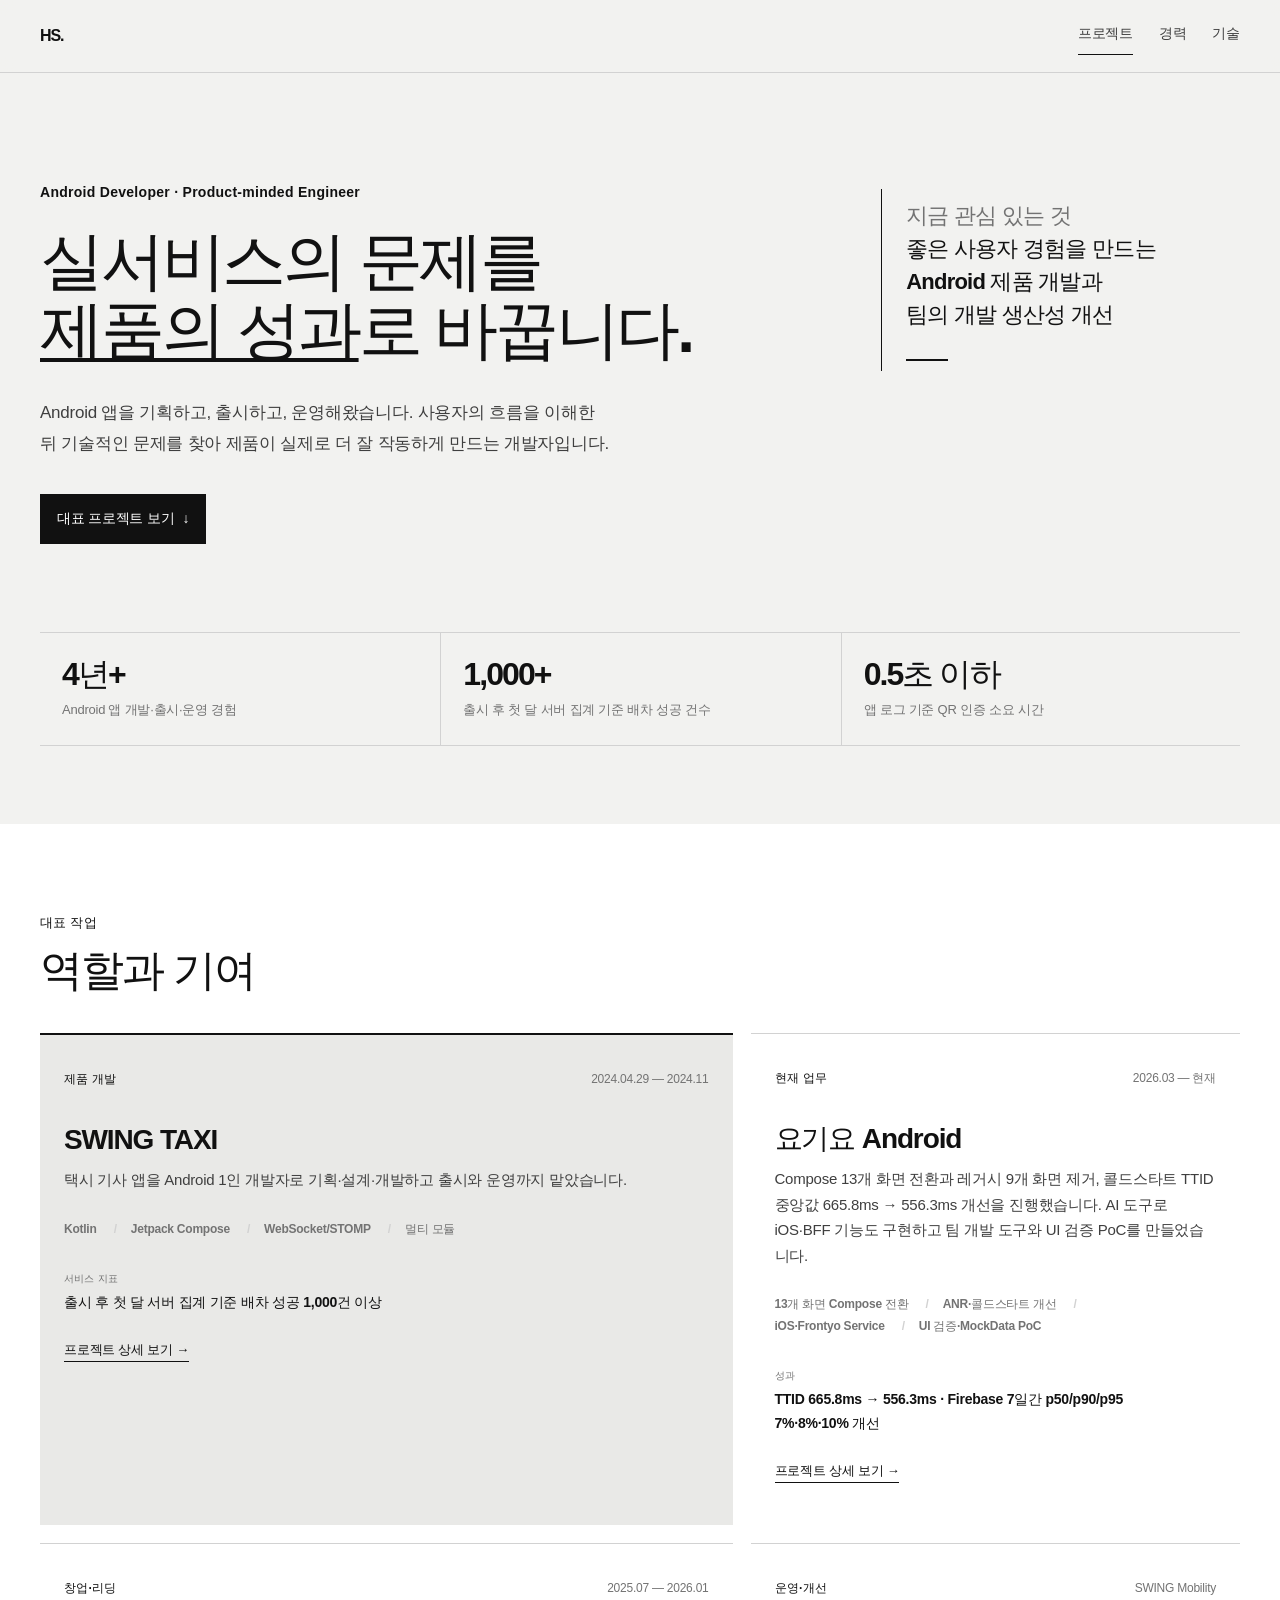
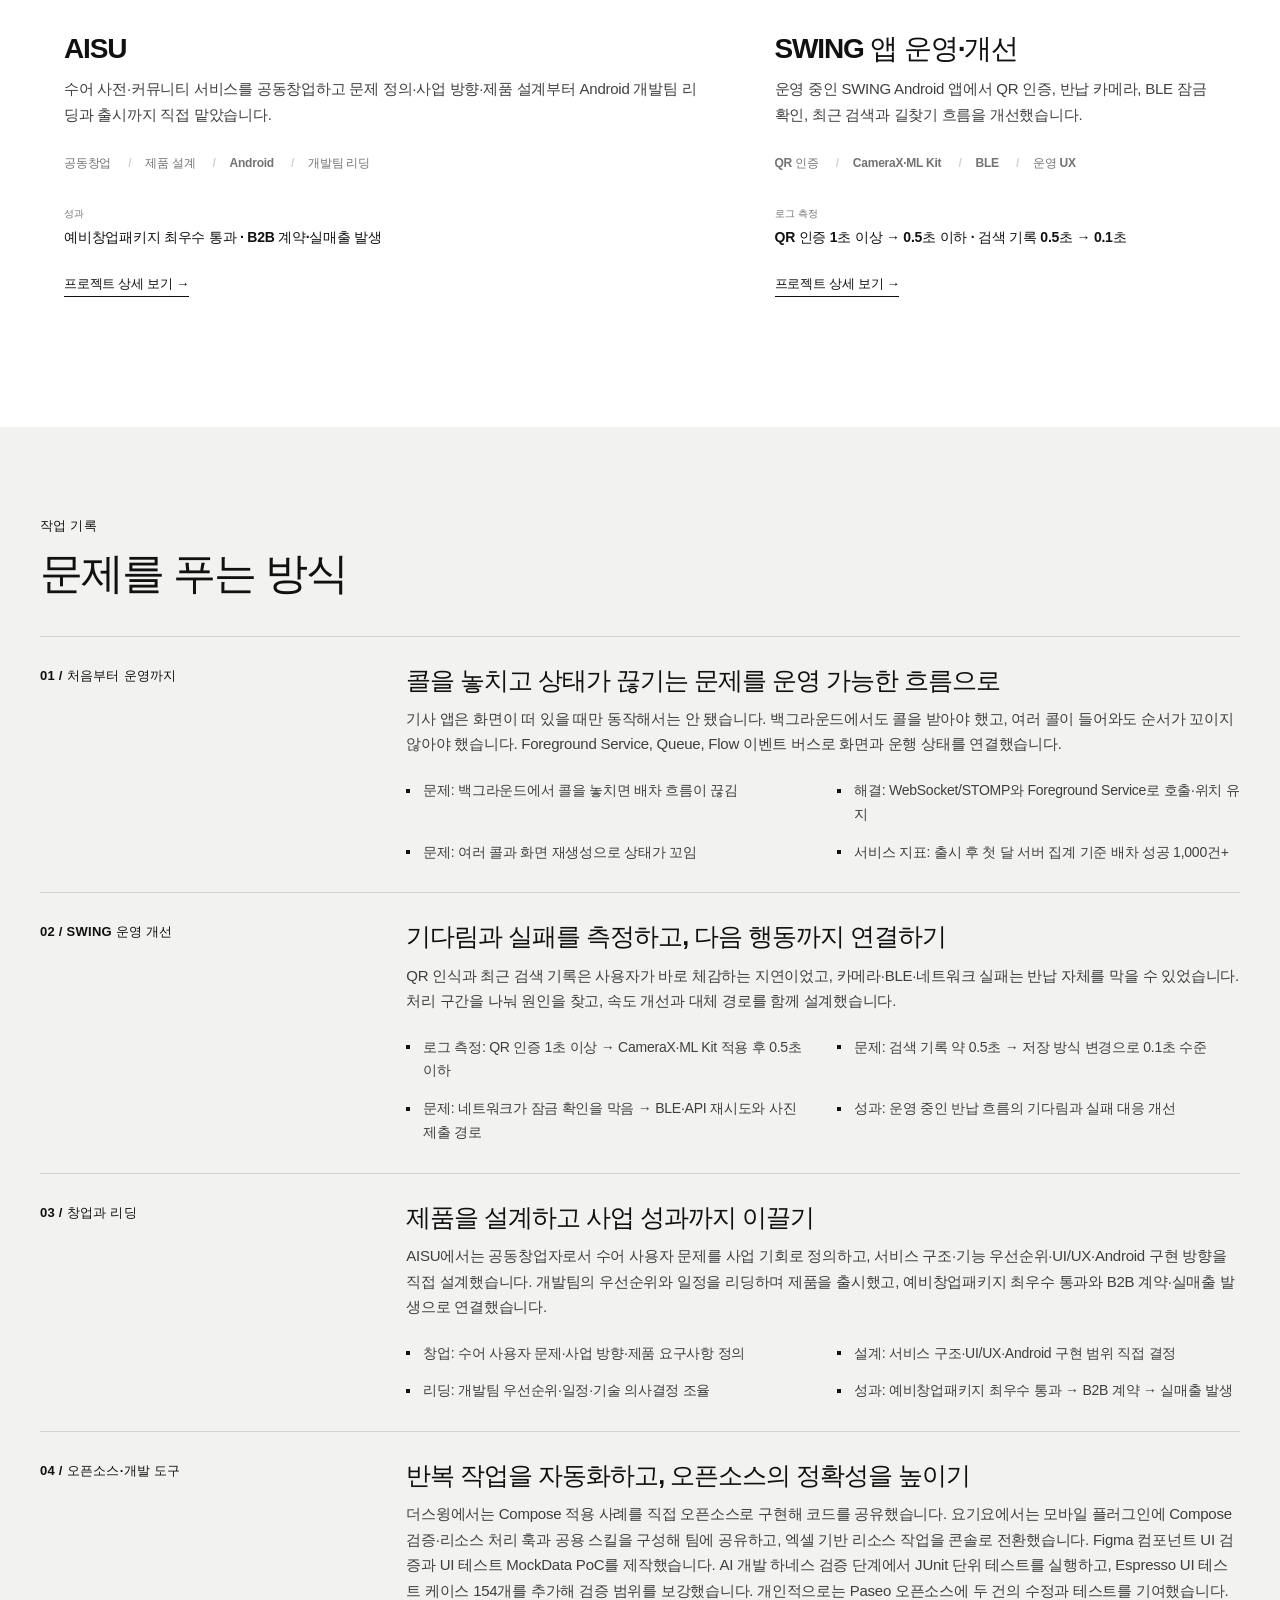
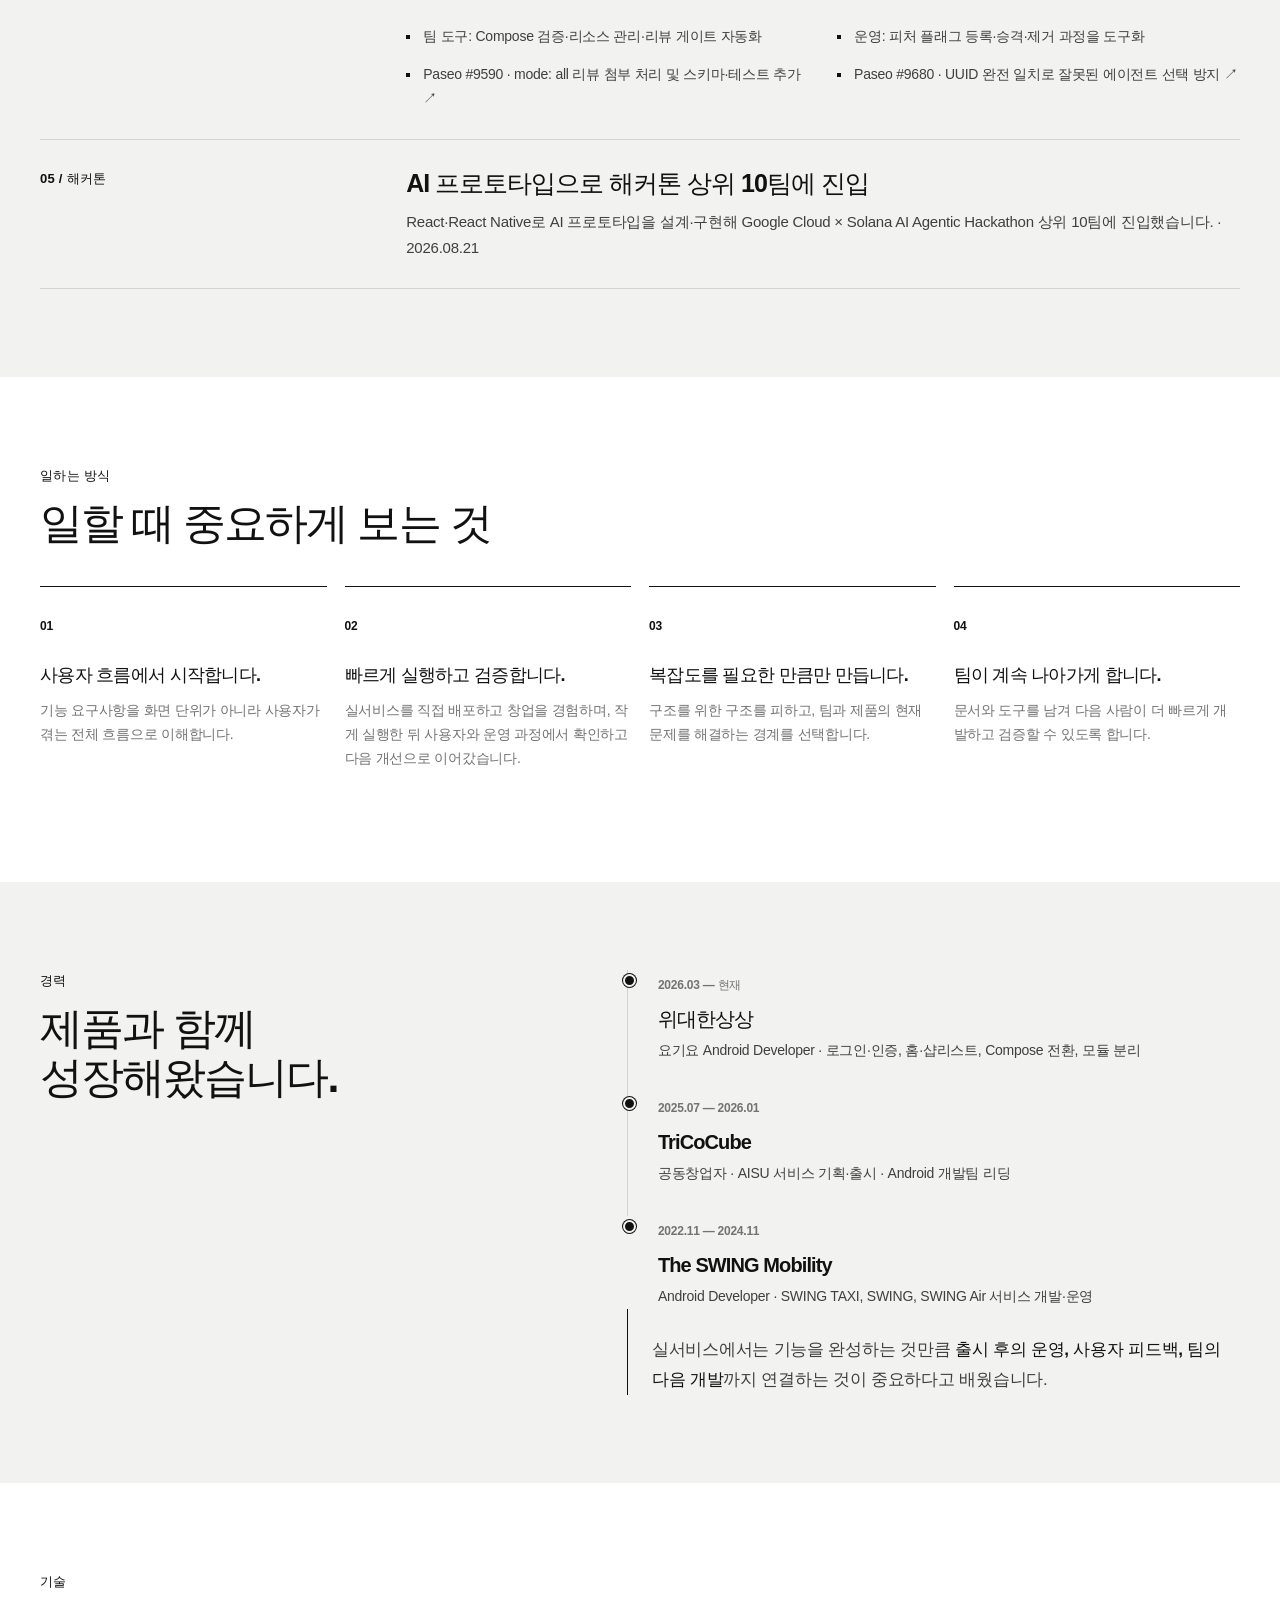
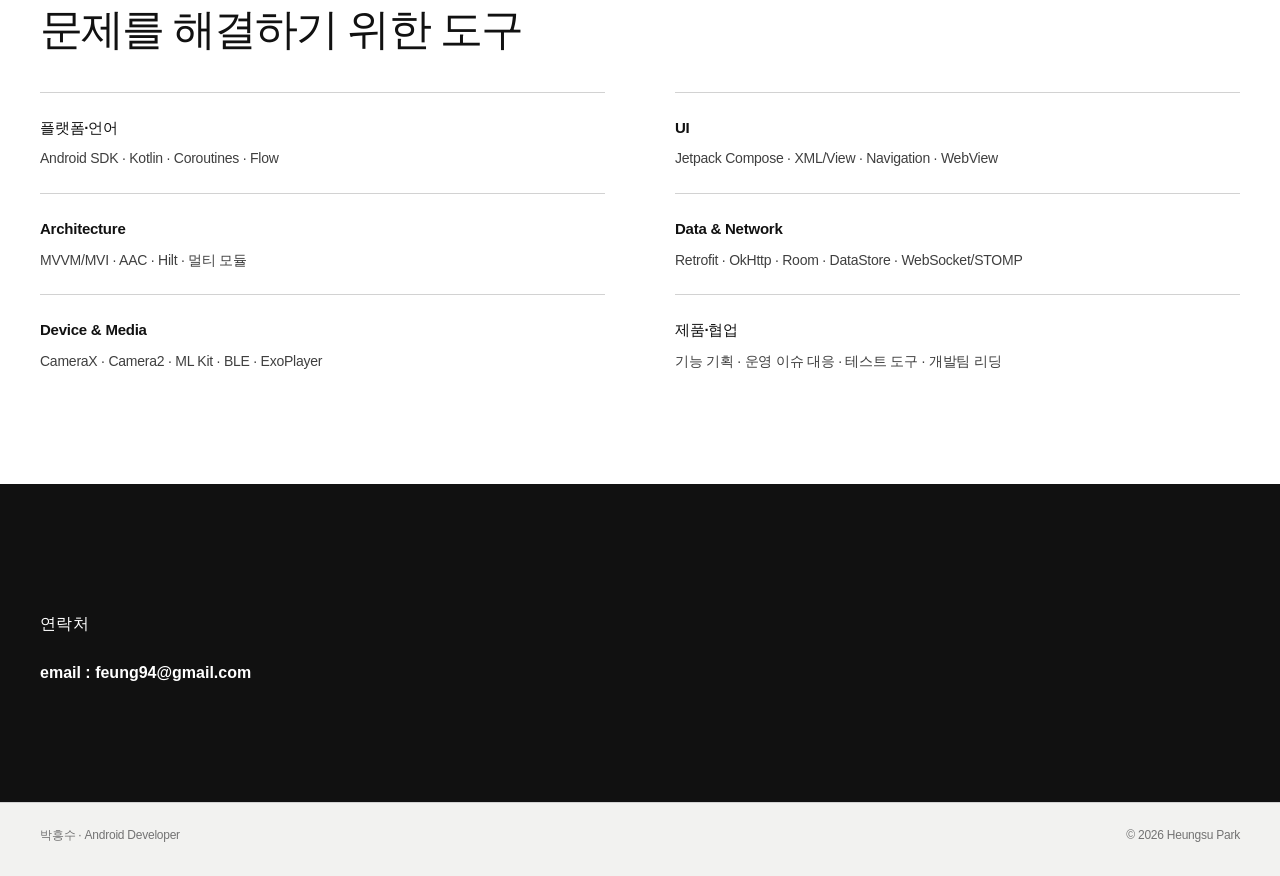
<file: index.html>
<!-- Visual direction adapted with unslop by @heydamir, CC BY 4.0. -->
<!doctype html>
<html lang="ko">
<head>
  <meta charset="utf-8">
  <meta name="viewport" content="width=device-width, initial-scale=1">
  <meta name="description" content="실서비스를 만들고 운영해온 Android Developer 박흥수의 포트폴리오">
  <meta name="theme-color" content="#f2f2f0">
  <link rel="icon" href="data:image/svg+xml,%3Csvg xmlns='http://www.w3.org/2000/svg' viewBox='0 0 64 64'%3E%3Crect width='64' height='64' fill='%23111111'/%3E%3Ctext x='32' y='43' text-anchor='middle' font-family='Arial,sans-serif' font-size='34' font-weight='700' fill='white'%3EHS%3C/text%3E%3C/svg%3E">
  <title>박흥수 | Android Developer</title>
  <style>
    :root {
      color-scheme: light;
      --ink: #20221c;
      --ink-soft: #4c5146;
      --muted: #777b70;
      --line: #d7dbcf;
      --surface: #f0f1eb;
      --paper: #fbfbf6;
      --accent: #3f6b48;
      --accent-dark: #294a31;
      --accent-pale: #e4ebe0;
      --shadow: 0 18px 48px rgba(48, 67, 45, .08);
      --max: 1200px;
    }

    * { box-sizing: border-box; }
    html { scroll-behavior: smooth; }
    .skip-link { position: absolute; left: 16px; top: -48px; z-index: 20; padding: 8px 12px; background: var(--ink); color: white; font-size: 13px; font-weight: 800; transition: top .2s ease; }
    .skip-link:focus { top: 12px; }
    body {
      margin: 0;
      position: relative;
      background: var(--surface);
      color: var(--ink);
      font-family: -apple-system, BlinkMacSystemFont, "Apple SD Gothic Neo", "Pretendard", "Noto Sans KR", "Malgun Gothic", sans-serif;
      font-synthesis: none;
      line-height: 1.7;
      letter-spacing: -.015em;
    }
    a { color: inherit; text-decoration: none; }
    body::before { content: ""; position: fixed; inset: 0; z-index: -1; pointer-events: none; opacity: .22; background-image: radial-gradient(rgba(63, 107, 72, .16) .6px, transparent .6px); background-size: 7px 7px; }
    a:focus-visible, button:focus-visible { outline: 3px solid #8bad91; outline-offset: 4px; }
    img { max-width: 100%; display: block; }
    .wrap { width: min(calc(100% - 40px), var(--max)); margin: 0 auto; }

    .site-header {
      position: sticky;
      top: 0;
      z-index: 10;
      border-bottom: 1px solid rgba(215, 219, 207, .9);
      background: rgba(240, 241, 235, .9);
      backdrop-filter: blur(16px);
    }
    .nav {
      min-height: 72px;
      display: flex;
      align-items: center;
      justify-content: space-between;
      gap: 24px;
    }
    .brand { font-family: inherit; font-weight: 800; letter-spacing: -.07em; }
    .brand span { color: var(--accent); }
    .nav-links { display: flex; align-items: center; gap: 26px; color: var(--ink-soft); font-size: 14px; font-weight: 700; }
    .nav-links a:hover { color: var(--accent); }
    .nav-links > a:not(.nav-cta) { position: relative; padding: 8px 0 12px; }
    .nav-links > a:not(.nav-cta)::after { position: absolute; right: 0; bottom: 3px; left: 0; height: 2px; background: var(--accent); content: ""; transform: scaleX(0); transform-origin: center; transition: transform .2s ease; }
    .nav-links > a:not(.nav-cta).is-active::after { transform: scaleX(1); }
    .nav-cta { padding: 8px 0; color: var(--accent-dark); }
    .nav-cta:hover { color: var(--accent); }

    .hero { padding: 132px 0 92px; overflow: hidden; }
    .hero-grid { display: grid; grid-template-columns: minmax(0, 1.35fr) minmax(240px, .65fr); align-items: start; gap: 96px; }
    .eyebrow { margin: 0 0 22px; color: var(--accent); font-size: 14px; font-weight: 700; letter-spacing: .02em; }
    .hero h1 { max-width: 860px; margin: 0; font-family: inherit; font-size: clamp(42px, 6vw, 70px); font-weight: 800; line-height: 1.08; letter-spacing: -.05em; text-wrap: balance; }
    .hero h1 em { color: var(--accent); font-style: normal; }
    .hero-copy { max-width: 570px; margin: 32px 0 0; color: var(--ink-soft); font-size: 17px; line-height: 1.85; text-wrap: pretty; }
    .hero-actions { display: flex; flex-wrap: wrap; gap: 12px; margin-top: 34px; }
    .button { display: inline-flex; align-items: center; gap: 8px; padding: 12px 16px; border: 1px solid var(--accent); border-radius: 3px; font-size: 14px; font-weight: 800; transition: transform .2s ease, background .2s ease, color .2s ease; }
    .button:active { transform: translateY(1px) scale(.98); }
    .button.primary { background: var(--accent); color: white; }
    .button.primary:hover { background: var(--accent-dark); }
    .button.secondary { color: var(--accent-dark); background: transparent; }
    .button.secondary:hover { background: var(--accent-pale); }
    .hero-note { margin-top: 8px; padding: 10px 0 10px 24px; border-left: 3px solid var(--accent); background: transparent; }
    .hero-note-label { margin: 0 0 18px; color: var(--muted); font-size: 12px; font-weight: 800; letter-spacing: .02em; }
    .hero-note p { margin: 0; font-family: inherit; font-size: 22px; font-weight: 750; line-height: 1.5; letter-spacing: -.035em; }
    .hero-note strong { color: var(--accent); }
    .hero-note-line { width: 42px; height: 2px; margin-top: 28px; background: var(--accent); }

    .section { padding: 104px 0; }
    .section.alt { background: var(--paper); }
    .section-heading { display: flex; justify-content: space-between; align-items: end; gap: 28px; margin-bottom: 38px; }
    .section-kicker { margin: 0 0 12px; color: var(--accent); font-size: 13px; font-weight: 800; letter-spacing: .02em; }
    .section h2 { margin: 0; font-family: inherit; font-size: clamp(31px, 3.8vw, 48px); font-weight: 800; line-height: 1.14; letter-spacing: -.045em; text-wrap: balance; }
    .section-intro { max-width: 430px; margin: 0; color: var(--muted); font-size: 15px; }

    .metrics { display: grid; grid-template-columns: repeat(3, 1fr); gap: 1px; margin-top: 88px; border-top: 1px solid var(--line); border-bottom: 1px solid var(--line); }
    .metric { padding: 24px 22px; }
    .metric + .metric { border-left: 1px solid var(--line); }
    .metric strong { display: block; color: var(--accent); font-size: 34px; line-height: 1.1; letter-spacing: -.06em; }
    .metric span { display: block; margin-top: 7px; color: var(--muted); font-size: 13px; }

    .work-grid { display: grid; grid-template-columns: repeat(12, 1fr); gap: 18px; }
    .work-card { position: relative; grid-column: span 6; min-height: 340px; padding: 34px 24px 42px; border-top: 1px solid var(--line); background: transparent; transition: background .2s ease, transform .2s ease; }
    .work-card:hover { transform: translateY(-3px); background: rgba(228, 235, 224, .58); }
    .work-card.featured { grid-column: span 7; background: var(--accent-pale); color: var(--ink); border-top: 3px solid var(--accent); }
    .work-card.featured:hover { background: #dce8d9; }
    .work-card.supporting { grid-column: span 5; }
    .work-card.performance { grid-column: span 5; }
    .work-card.collaboration { grid-column: span 7; }
    .card-top { display: flex; justify-content: space-between; gap: 12px; align-items: start; }
    .card-type { color: var(--accent); font-size: 12px; font-weight: 800; letter-spacing: .02em; }
    .card-date { color: var(--muted); font-size: 12px; }
    .work-card h3 { margin: 34px 0 10px; font-family: inherit; font-size: 30px; font-weight: 800; line-height: 1.2; letter-spacing: -.04em; }
    .work-card p { margin: 0; color: var(--ink-soft); font-size: 15px; }
    .tag-list { display: flex; flex-wrap: wrap; gap: 0 14px; margin: 26px 0 0; padding: 0; list-style: none; }
    .tag-list li { padding: 0; color: var(--muted); font-size: 12px; font-weight: 700; line-height: 1.8; }
    .tag-list li:not(:last-child)::after { content: " /"; margin-left: 14px; color: var(--line); }
    .card-result { position: static; max-width: 85%; margin-top: 30px; color: var(--accent-dark); font-size: 14px; font-weight: 900; text-align: left; }
    .card-result span { display: block; margin-bottom: 4px; color: var(--muted); font-size: 10px; letter-spacing: .02em; }
    .card-link { display: inline-flex; margin-top: 24px; color: var(--accent-dark); font-size: 13px; font-weight: 800; border-bottom: 1px solid currentColor; }
    .card-link:hover { color: var(--accent); }
    
    .case-study { display: grid; grid-template-columns: minmax(180px, .28fr) minmax(0, .72fr); gap: 56px; padding: 32px 0; border-top: 1px solid var(--line); }
    .case-study:last-child { border-bottom: 1px solid var(--line); }
    .case-label { margin: 0; color: var(--accent); font-size: 13px; font-weight: 800; letter-spacing: .02em; }
    .case-content h3 { margin: 0 0 10px; font-family: inherit; font-size: 27px; font-weight: 800; line-height: 1.25; letter-spacing: -.04em; }
    .case-content p { margin: 0; color: var(--ink-soft); font-size: 15px; }
    .case-points { display: grid; grid-template-columns: repeat(2, 1fr); gap: 14px 28px; margin: 22px 0 0; padding: 0; list-style: none; }
    .case-points li { position: relative; padding-left: 17px; color: var(--ink-soft); font-size: 14px; }
    .case-points li::before { content: ""; position: absolute; top: .7em; left: 0; width: 6px; height: 6px; border-radius: 50%; background: var(--accent); }

    .principles { display: grid; grid-template-columns: repeat(4, 1fr); gap: 18px; }
    .principle { padding: 24px 0; border-top: 2px solid var(--accent); }
    .principle-number { color: var(--accent); font-size: 12px; font-weight: 900; }
    .principle h3 { margin: 22px 0 8px; font-size: 18px; letter-spacing: -.04em; }
    .principle p { margin: 0; color: var(--muted); font-size: 14px; }

    .experience-grid { display: grid; grid-template-columns: 1fr 1.2fr; gap: 76px; }
    .timeline { margin: 0; padding: 0; list-style: none; }
    .timeline li { position: relative; padding: 0 0 30px 30px; border-left: 1px solid #b8d3bd; }
    .timeline li:last-child { padding-bottom: 0; border-left-color: transparent; }
    .timeline li::before { content: ""; position: absolute; top: 4px; left: -5px; width: 9px; height: 9px; border: 2px solid var(--surface); border-radius: 50%; background: var(--accent); box-shadow: 0 0 0 1px var(--accent); }
    .timeline-date { color: var(--muted); font-size: 12px; font-weight: 800; }
    .timeline h3 { margin: 5px 0 3px; font-size: 20px; letter-spacing: -.045em; }
    .timeline p { margin: 0; color: var(--ink-soft); font-size: 14px; }
    .experience-summary { padding: 26px 0 0 24px; border-left: 3px solid var(--accent); background: transparent; }
    .experience-summary p { margin: 0; color: var(--ink-soft); font-size: 17px; line-height: 1.75; }
    .experience-summary strong { color: var(--accent-dark); }

    .skills-grid { display: grid; grid-template-columns: repeat(2, 1fr); gap: 0 70px; }
    .skill-group { padding: 22px 0; border-top: 1px solid var(--line); }
    .skill-group h3 { margin: 0 0 7px; color: var(--accent-dark); font-size: 15px; }
    .skill-group p { margin: 0; color: var(--ink-soft); font-size: 14px; }

    .contact { padding: 104px 0 116px; background: var(--accent-pale); color: var(--ink); }
    .contact-inner { display: flex; justify-content: space-between; align-items: end; gap: 50px; }
    .contact .section-kicker { color: var(--accent); }
    .contact h2 { max-width: 680px; }
    .contact p { max-width: 480px; margin: 22px 0 0; color: var(--ink-soft); font-size: 16px; }
    .contact-email { display: inline-block; margin-top: 22px; color: var(--accent-dark); font-size: 16px; font-weight: 700; letter-spacing: 0; text-decoration: none; }
    .contact-email:hover { text-decoration: underline; text-underline-offset: 5px; }
    .contact .button { border-color: var(--accent); color: var(--accent-dark); }
    .contact .button:hover { background: var(--paper); }
    .footer { padding: 22px 0 30px; background: var(--surface); color: var(--muted); font-size: 12px; }
    .footer-inner { display: flex; justify-content: space-between; gap: 20px; }

    @media (max-width: 900px) {
      .hero { padding: 82px 0 76px; }
      .hero-grid, .experience-grid { grid-template-columns: 1fr; gap: 42px; }
      .hero-note { max-width: 540px; }
      .work-card.featured, .work-card.supporting, .work-card.performance, .work-card.collaboration { grid-column: span 6; }
      .principles { grid-template-columns: repeat(2, 1fr); }
      .contact-inner { display: block; }
      .contact .button { margin-top: 28px; }
    }
    @media (max-width: 640px) {
      .wrap { width: min(calc(100% - 32px), var(--max)); }
      .site-header { position: static; }
      .nav { min-height: 62px; }
      .nav-links { gap: 12px; font-size: 12px; }
      .nav-links a:nth-child(-n+3) { display: none; }
      .hero h1 { font-size: clamp(36px, 12vw, 54px); }
      .hero-copy { font-size: 16px; }
      .metrics { grid-template-columns: 1fr; margin-top: 48px; }
      .metric + .metric { border-top: 1px solid var(--line); border-left: 0; }
      .section { padding: 68px 0; }
      .section-heading { display: block; }
      .section-intro { margin-top: 16px; }
      .work-card.featured, .work-card.supporting, .work-card.performance, .work-card.collaboration { grid-column: span 12; min-height: 320px; }
      .case-study { grid-template-columns: 1fr; gap: 12px; }
      .case-points, .skills-grid { grid-template-columns: 1fr; }
      .principles { grid-template-columns: 1fr; gap: 4px; }
      .footer-inner { display: block; }
      .footer-inner span { display: block; margin-top: 5px; }
    }

    /* Unslop direction: quiet monochrome, clear hierarchy, no decorative texture. */
    :root {
      --ink: #111111;
      --ink-soft: #3f3f3f;
      --muted: #737373;
      --line: #d2d2d2;
      --surface: #f2f2f0;
      --paper: #ffffff;
      --accent: #111111;
      --accent-dark: #111111;
      --accent-pale: #e9e9e7;
      --shadow: none;
    }

    body::before { display: none; }
    a:focus-visible, button:focus-visible { outline-color: var(--ink); }
    .site-header { border-bottom-color: var(--line); background: rgba(242, 242, 240, .94); backdrop-filter: blur(8px); }
    .nav-links a:hover, .nav-cta:hover, .card-link:hover { color: var(--ink); }
    .nav-links > a:not(.nav-cta)::after { height: 1px; }
    .hero { padding-top: 108px; padding-bottom: 78px; }
    .hero h1 { max-width: 790px; font-size: clamp(40px, 5.4vw, 64px); font-weight: 750; }
    .hero h1 em { color: var(--ink); text-decoration: underline; text-decoration-thickness: .06em; text-underline-offset: .1em; }
    .hero h1, .hero-copy, .hero-note p, .section h2, .work-card h3, .case-content h3, .principle h3, .timeline h3 { word-break: keep-all; }
    .hero-note { border-left-width: 1px; }
    .hero-note strong { color: var(--ink); }
    .hero-note-line { background: var(--ink); }
    .button { border-radius: 0; border-color: var(--ink); }
    .button.primary { background: var(--ink); }
    .button.primary:hover { background: #333333; }
    .button.secondary { color: var(--ink); }
    .button.secondary:hover { background: var(--accent-pale); }
    .section { padding-top: 88px; padding-bottom: 88px; }
    .section h2 { font-size: clamp(30px, 3.4vw, 43px); font-weight: 750; }
    .metric strong, .section-kicker, .card-type, .case-label, .principle-number { color: var(--ink); }
    .metric strong { font-size: 32px; font-weight: 700; }
    .work-card { min-height: 310px; transition: background .18s ease; }
    .work-card:hover { transform: none; background: #f7f7f7; }
    .work-card.featured { background: var(--accent-pale); border-top-width: 2px; border-top-color: var(--ink); }
    .work-card.featured:hover { background: #e2e2e0; }
    .work-card h3 { font-size: 28px; font-weight: 750; }
    .card-result, .card-link, .skill-group h3, .experience-summary strong { color: var(--ink); }
    .case-study { gap: 42px; padding: 28px 0; }
    .case-content h3 { font-size: 25px; font-weight: 750; }
    .case-points li::before { width: 4px; height: 4px; border-radius: 0; background: var(--ink); }
    .principle { border-top-width: 1px; border-top-color: var(--ink); }
    .timeline li { border-left-color: var(--line); }
    .timeline li::before { border-color: var(--surface); background: var(--ink); box-shadow: 0 0 0 1px var(--ink); }
    .experience-summary { border-left-width: 1px; }
    .contact { background: var(--ink); color: #ffffff; }
    .contact .section-kicker, .contact-email { color: #ffffff; }
    .contact .button { border-color: #ffffff; color: #ffffff; }
    .contact .button:hover { background: #ffffff; color: var(--ink); }
    .footer { border-top: 1px solid var(--line); }

    @media (max-width: 640px) {
      .hero { padding-top: 72px; padding-bottom: 60px; }
      .hero h1 { font-size: clamp(35px, 11vw, 50px); }
      .section { padding-top: 62px; padding-bottom: 62px; }
    }
  </style>
</head>
<body>
  <a class="skip-link" href="#top">본문으로 바로가기</a>
  <header class="site-header">
    <nav class="nav wrap" aria-label="주요 메뉴">
      <a class="brand" href="#top">HS<span>.</span></a>
      <div class="nav-links">
        <a href="#work">프로젝트</a>
        <a href="#experience">경력</a>
        <a href="#skills">기술</a>
      </div>
    </nav>
  </header>

  <main id="top">
    <section class="hero">
      <div class="hero-grid wrap">
        <div>
          <p class="eyebrow">Android Developer · Product-minded Engineer</p>
          <h1>실서비스의 문제를<br><em>제품의 성과</em>로 바꿉니다.</h1>
          <p class="hero-copy">Android 앱을 기획하고, 출시하고, 운영해왔습니다. 사용자의 흐름을 이해한 뒤 기술적인 문제를 찾아 제품이 실제로 더 잘 작동하게 만드는 개발자입니다.</p>
          <div class="hero-actions">
            <a class="button primary" href="#work">대표 프로젝트 보기 <span aria-hidden="true">↓</span></a>
          </div>
        </div>
        <aside class="hero-note">
          <p class="hero-note-label">지금 관심 있는 것</p>
          <p>좋은 사용자 경험을 만드는<br><strong>Android 제품 개발</strong>과<br>팀의 개발 생산성 개선</p>
          <div class="hero-note-line" aria-hidden="true"></div>
        </aside>
      </div>
      <div class="metrics wrap" aria-label="주요 성과">
        <div class="metric"><strong>4년+</strong><span>Android 앱 개발·출시·운영 경험</span></div>
        <div class="metric"><strong>1,000+</strong><span>출시 후 첫 달 서버 집계 기준 배차 성공 건수</span></div>
        <div class="metric"><strong>0.5초 이하</strong><span>앱 로그 기준 QR 인증 소요 시간</span></div>
      </div>
    </section>

    <section class="section alt" id="work">
      <div class="wrap">
        <div class="section-heading">
          <div>
            <p class="section-kicker">대표 작업</p>
            <h2>역할과 기여</h2>
          </div>
          <p class="section-intro"></p>
        </div>

        <div class="work-grid">
          <article class="work-card featured">
            <div class="card-top"><span class="card-type">제품 개발</span><span class="card-date">2024.04.29 — 2024.11</span></div>
            <h3>SWING TAXI</h3>
            <p>택시 기사 앱을 Android 1인 개발자로 기획·설계·개발하고 출시와 운영까지 맡았습니다.</p>
            <ul class="tag-list"><li>Kotlin</li><li>Jetpack Compose</li><li>WebSocket/STOMP</li><li>멀티 모듈</li></ul>
            <div class="card-result"><span>서비스 지표</span>출시 후 첫 달 서버 집계 기준 배차 성공 1,000건 이상</div>
            <a class="card-link" href="projects-unslop/swing-taxi.html">프로젝트 상세 보기 →</a>
          </article>
          <article class="work-card supporting">
            <div class="card-top"><span class="card-type">현재 업무</span><span class="card-date">2026.03 — 현재</span></div>
            <h3>요기요 Android</h3>
            <p>Compose 13개 화면 전환과 레거시 9개 화면 제거, 콜드스타트 TTID 중앙값 665.8ms → 556.3ms 개선을 진행했습니다. AI 도구로 iOS·BFF 기능도 구현하고 팀 개발 도구와 UI 검증 PoC를 만들었습니다.</p>
            <ul class="tag-list"><li>13개 화면 Compose 전환</li><li>ANR·콜드스타트 개선</li><li>iOS·Frontyo Service</li><li>UI 검증·MockData PoC</li></ul>
            <div class="card-result"><span>성과</span>TTID 665.8ms → 556.3ms · Firebase 7일간 p50/p90/p95 7%·8%·10% 개선</div>
            <a class="card-link" href="projects-unslop/yogiyo.html">프로젝트 상세 보기 →</a>
          </article>
          <article class="work-card collaboration">
            <div class="card-top"><span class="card-type">창업·리딩</span><span class="card-date">2025.07 — 2026.01</span></div>
            <h3>AISU</h3>
            <p>수어 사전·커뮤니티 서비스를 공동창업하고 문제 정의·사업 방향·제품 설계부터 Android 개발팀 리딩과 출시까지 직접 맡았습니다.</p>
            <ul class="tag-list"><li>공동창업</li><li>제품 설계</li><li>Android</li><li>개발팀 리딩</li></ul>
            <div class="card-result"><span>성과</span>예비창업패키지 최우수 통과 · B2B 계약·실매출 발생</div>
            <a class="card-link" href="projects-unslop/aisu.html">프로젝트 상세 보기 →</a>
          </article>
          <article class="work-card performance">
            <div class="card-top"><span class="card-type">운영·개선</span><span class="card-date">SWING Mobility</span></div>
            <h3>SWING 앱 운영·개선</h3>
            <p>운영 중인 SWING Android 앱에서 QR 인증, 반납 카메라, BLE 잠금 확인, 최근 검색과 길찾기 흐름을 개선했습니다.</p>
            <ul class="tag-list"><li>QR 인증</li><li>CameraX·ML Kit</li><li>BLE</li><li>운영 UX</li></ul>
            <div class="card-result"><span>로그 측정</span>QR 인증 1초 이상 → 0.5초 이하 · 검색 기록 0.5초 → 0.1초</div>
            <a class="card-link" href="projects-unslop/swing-ops.html">프로젝트 상세 보기 →</a>
          </article>
        </div>
      </div>
    </section>

    <section class="section" aria-labelledby="case-title">
      <div class="wrap">
        <div class="section-heading">
          <div>
            <p class="section-kicker">작업 기록</p>
            <h2 id="case-title">문제를 푸는 방식</h2>
          </div>
          
        </div>

        <article class="case-study">
          <p class="case-label">01 / 처음부터 운영까지</p>
          <div class="case-content">
            <h3>콜을 놓치고 상태가 끊기는 문제를 운영 가능한 흐름으로</h3>
            <p>기사 앱은 화면이 떠 있을 때만 동작해서는 안 됐습니다. 백그라운드에서도 콜을 받아야 했고, 여러 콜이 들어와도 순서가 꼬이지 않아야 했습니다. Foreground Service, Queue, Flow 이벤트 버스로 화면과 운행 상태를 연결했습니다.</p>
            <ul class="case-points"><li>문제: 백그라운드에서 콜을 놓치면 배차 흐름이 끊김</li><li>해결: WebSocket/STOMP와 Foreground Service로 호출·위치 유지</li><li>문제: 여러 콜과 화면 재생성으로 상태가 꼬임</li><li>서비스 지표: 출시 후 첫 달 서버 집계 기준 배차 성공 1,000건+</li></ul>
          </div>
        </article>
        <article class="case-study">
          <p class="case-label">02 / SWING 운영 개선</p>
          <div class="case-content">
            <h3>기다림과 실패를 측정하고, 다음 행동까지 연결하기</h3>
            <p>QR 인식과 최근 검색 기록은 사용자가 바로 체감하는 지연이었고, 카메라·BLE·네트워크 실패는 반납 자체를 막을 수 있었습니다. 처리 구간을 나눠 원인을 찾고, 속도 개선과 대체 경로를 함께 설계했습니다.</p>
            <ul class="case-points"><li>로그 측정: QR 인증 1초 이상 → CameraX·ML Kit 적용 후 0.5초 이하</li><li>문제: 검색 기록 약 0.5초 → 저장 방식 변경으로 0.1초 수준</li><li>문제: 네트워크가 잠금 확인을 막음 → BLE·API 재시도와 사진 제출 경로</li><li>성과: 운영 중인 반납 흐름의 기다림과 실패 대응 개선</li></ul>
          </div>
        </article>
        <article class="case-study">
          <p class="case-label">03 / 창업과 리딩</p>
          <div class="case-content">
            <h3>제품을 설계하고 사업 성과까지 이끌기</h3>
            <p>AISU에서는 공동창업자로서 수어 사용자 문제를 사업 기회로 정의하고, 서비스 구조·기능 우선순위·UI/UX·Android 구현 방향을 직접 설계했습니다. 개발팀의 우선순위와 일정을 리딩하며 제품을 출시했고, 예비창업패키지 최우수 통과와 B2B 계약·실매출 발생으로 연결했습니다.</p>
            <ul class="case-points"><li>창업: 수어 사용자 문제·사업 방향·제품 요구사항 정의</li><li>설계: 서비스 구조·UI/UX·Android 구현 범위 직접 결정</li><li>리딩: 개발팀 우선순위·일정·기술 의사결정 조율</li><li>성과: 예비창업패키지 최우수 통과 → B2B 계약 → 실매출 발생</li></ul>
          </div>
        </article>
        <article class="case-study">
          <p class="case-label">04 / 오픈소스·개발 도구</p>
          <div class="case-content">
            <h3>반복 작업을 자동화하고, 오픈소스의 정확성을 높이기</h3>
            <p>더스윙에서는 Compose 적용 사례를 직접 오픈소스로 구현해 코드를 공유했습니다. 요기요에서는 모바일 플러그인에 Compose 검증·리소스 처리 훅과 공용 스킬을 구성해 팀에 공유하고, 엑셀 기반 리소스 작업을 콘솔로 전환했습니다. Figma 컴포넌트 UI 검증과 UI 테스트 MockData PoC를 제작했습니다. AI 개발 하네스 검증 단계에서 JUnit 단위 테스트를 실행하고, Espresso UI 테스트 케이스 154개를 추가해 검증 범위를 보강했습니다. 개인적으로는 Paseo 오픈소스에 두 건의 수정과 테스트를 기여했습니다.</p>
            <ul class="case-points"><li>팀 도구: Compose 검증·리소스 관리·리뷰 게이트 자동화</li><li>운영: 피처 플래그 등록·승격·제거 과정을 도구화</li><li><a href="https://github.com/getpaseo/paseo/pull/9590" target="_blank" rel="noreferrer">Paseo #9590 · mode: all 리뷰 첨부 처리 및 스키마·테스트 추가 ↗</a></li><li><a href="https://github.com/getpaseo/paseo/pull/9680" target="_blank" rel="noreferrer">Paseo #9680 · UUID 완전 일치로 잘못된 에이전트 선택 방지 ↗</a></li></ul>
          </div>
        </article>
        <article class="case-study">
          <p class="case-label">05 / 해커톤</p>
          <div class="case-content">
            <h3>AI 프로토타입으로 해커톤 상위 10팀에 진입</h3>
            <p>React·React Native로 AI 프로토타입을 설계·구현해 Google Cloud × Solana AI Agentic Hackathon 상위 10팀에 진입했습니다. · 2026.08.21</p>
          </div>
        </article>
      </div>
    </section>

    <section class="section alt" aria-labelledby="principles-title">
      <div class="wrap">
        <div class="section-heading">
          <div>
            <p class="section-kicker">일하는 방식</p>
            <h2 id="principles-title">일할 때 중요하게 보는 것</h2>
          </div>
        </div>
        <div class="principles">
          <article class="principle"><span class="principle-number">01</span><h3>사용자 흐름에서 시작합니다.</h3><p>기능 요구사항을 화면 단위가 아니라 사용자가 겪는 전체 흐름으로 이해합니다.</p></article>
          <article class="principle"><span class="principle-number">02</span><h3>빠르게 실행하고 검증합니다.</h3><p>실서비스를 직접 배포하고 창업을 경험하며, 작게 실행한 뒤 사용자와 운영 과정에서 확인하고 다음 개선으로 이어갔습니다.</p></article>
          <article class="principle"><span class="principle-number">03</span><h3>복잡도를 필요한 만큼만 만듭니다.</h3><p>구조를 위한 구조를 피하고, 팀과 제품의 현재 문제를 해결하는 경계를 선택합니다.</p></article>
          <article class="principle"><span class="principle-number">04</span><h3>팀이 계속 나아가게 합니다.</h3><p>문서와 도구를 남겨 다음 사람이 더 빠르게 개발하고 검증할 수 있도록 합니다.</p></article>
        </div>
      </div>
    </section>

    <section class="section" id="experience">
      <div class="wrap experience-grid">
        <div>
          <p class="section-kicker">경력</p>
          <h2>제품과 함께<br>성장해왔습니다.</h2>
        </div>
        <div>
          <ol class="timeline">
            <li><span class="timeline-date">2026.03 — 현재</span><h3>위대한상상</h3><p>요기요 Android Developer · 로그인·인증, 홈·샵리스트, Compose 전환, 모듈 분리</p></li>
            <li><span class="timeline-date">2025.07 — 2026.01</span><h3>TriCoCube</h3><p>공동창업자 · AISU 서비스 기획·출시 · Android 개발팀 리딩</p></li>
            <li><span class="timeline-date">2022.11 — 2024.11</span><h3>The SWING Mobility</h3><p>Android Developer · SWING TAXI, SWING, SWING Air 서비스 개발·운영</p></li>
          </ol>
          <div class="experience-summary">
            <p>실서비스에서는 기능을 완성하는 것만큼 <strong>출시 후의 운영, 사용자 피드백, 팀의 다음 개발</strong>까지 연결하는 것이 중요하다고 배웠습니다.</p>
          </div>
        </div>
      </div>
    </section>

    <section class="section alt" id="skills">
      <div class="wrap">
        <div class="section-heading">
          <div>
            <p class="section-kicker">기술</p>
            <h2>문제를 해결하기 위한 도구</h2>
          </div>
          
        </div>
        <div class="skills-grid">
          <div class="skill-group"><h3>플랫폼·언어</h3><p>Android SDK · Kotlin · Coroutines · Flow</p></div>
          <div class="skill-group"><h3>UI</h3><p>Jetpack Compose · XML/View · Navigation · WebView</p></div>
          <div class="skill-group"><h3>Architecture</h3><p>MVVM/MVI · AAC · Hilt · 멀티 모듈</p></div>
          <div class="skill-group"><h3>Data & Network</h3><p>Retrofit · OkHttp · Room · DataStore · WebSocket/STOMP</p></div>
          <div class="skill-group"><h3>Device & Media</h3><p>CameraX · Camera2 · ML Kit · BLE · ExoPlayer</p></div>
          <div class="skill-group"><h3>제품·협업</h3><p>기능 기획 · 운영 이슈 대응 · 테스트 도구 · 개발팀 리딩</p></div>
        </div>
      </div>
    </section>

    <section class="contact" id="contact">
      <div class="contact-inner wrap">
        <div>
          <p class="section-kicker">연락처</p>
          <a class="contact-email" href="mailto:feung94@gmail.com">email : feung94@gmail.com</a>
        </div>
      </div>
    </section>
  </main>

  <footer class="footer">
    <div class="footer-inner wrap"><span>박흥수 · Android Developer</span><span>© <span id="year">2026</span> Heungsu Park</span></div>
  </footer>
  <script>document.getElementById('year').textContent = new Date().getFullYear();</script>
  <script>
    (() => {
      const items = [...document.querySelectorAll('.nav-links a[href^="#"]')]
        .map((link) => ({ link, section: document.querySelector(link.hash) }))
        .filter(({ section }) => section);
      const updateActiveSection = () => {
        let current = items[0];
        const marker = window.innerHeight * 0.38;
        items.forEach((item) => {
          if (item.section.getBoundingClientRect().top <= marker) current = item;
        });
        items.forEach(({ link }) => link.classList.toggle('is-active', link === current.link));
      };
      window.addEventListener('scroll', updateActiveSection, { passive: true });
      window.addEventListener('resize', updateActiveSection);
      updateActiveSection();
    })();
  </script>
</body>
</html>
</file>
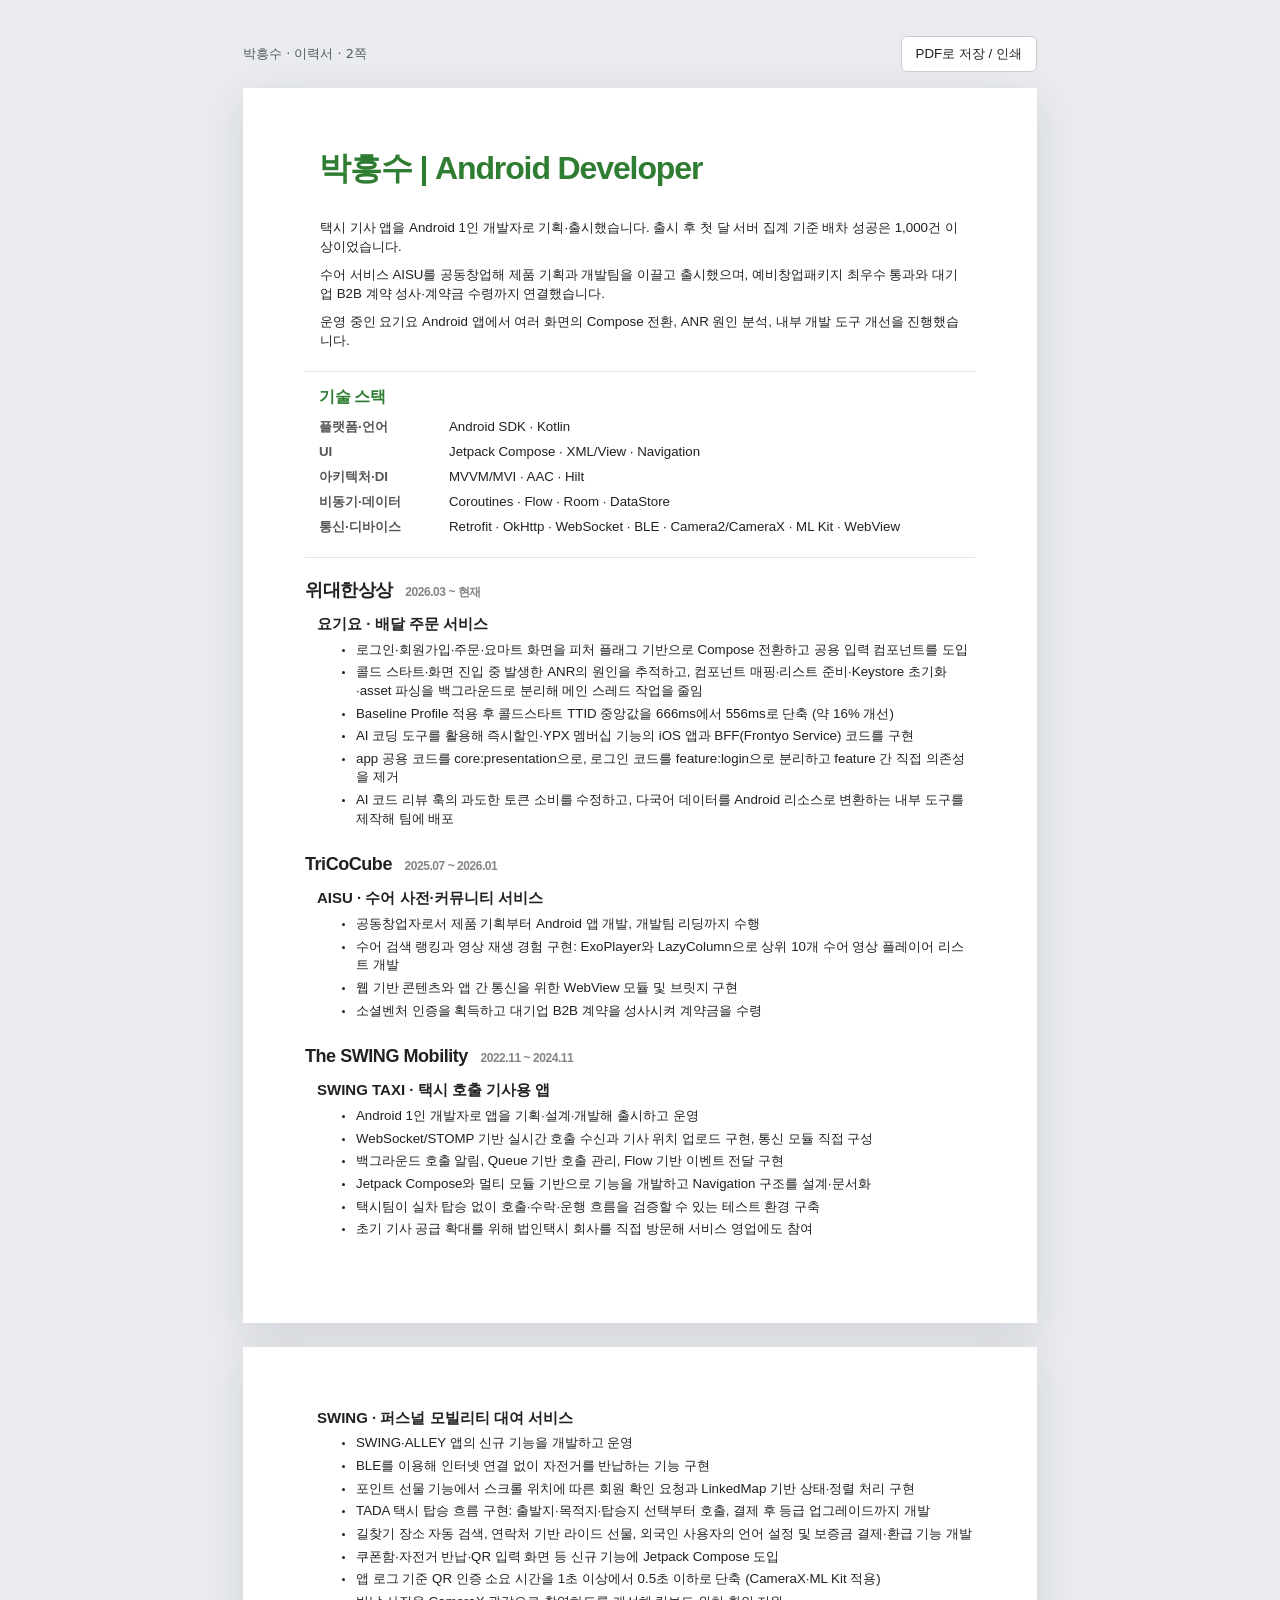
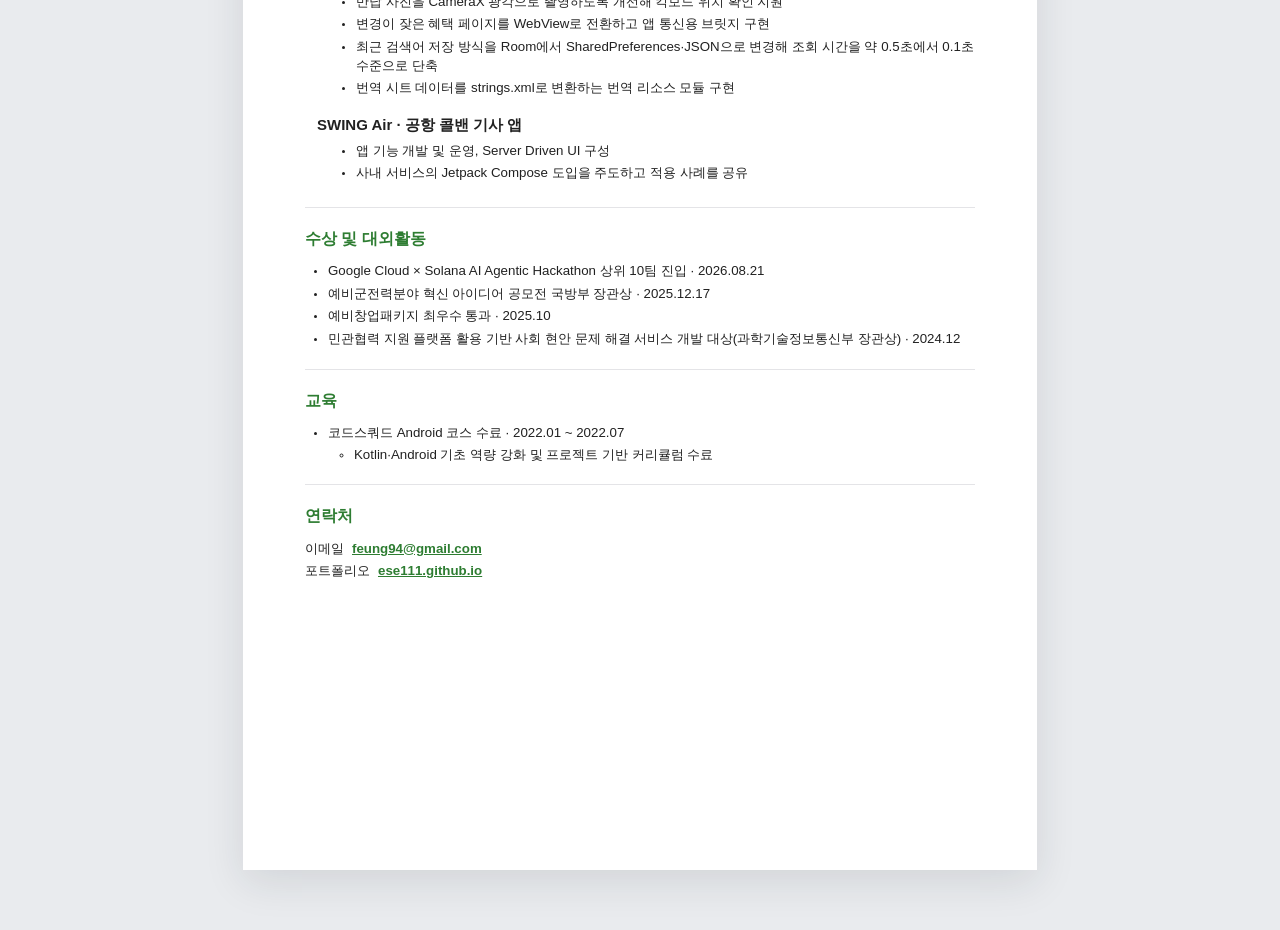
<file: figma_resume.html>
<!doctype html>
<html lang="ko">
<head>
  <meta charset="utf-8">
  <meta name="viewport" content="width=device-width, initial-scale=1">
  <title>박흥수 | Android Developer · 이력서</title>
  <style>
    :root { color-scheme: light; --ink:#212121; --muted:#858585; --rule:#e4e4e7; --accent:#2E7D32; }
    * { box-sizing:border-box; }
    html { scroll-behavior:smooth; }
    body { margin:0; padding:36px 16px; background:#e9ebee; color:var(--ink); font-family:"Noto Sans KR","Apple SD Gothic Neo","Malgun Gothic",sans-serif; }
    .toolbar { max-width:794px; margin:0 auto 16px; display:flex; justify-content:space-between; align-items:center; gap:12px; font:13px/1.5 system-ui,sans-serif; color:#535b63; }
    .toolbar button { border:1px solid #c8cdd2; background:white; padding:8px 14px; border-radius:6px; cursor:pointer; color:#212121; }
    .page { width:794px; min-height:1123px; margin:0 auto 24px; padding:60px 62px; background:white; box-shadow:0 12px 38px #18202b1c; overflow:hidden; font-size:13.3px; line-height:1.4; }
    h1,h2,h3,p,ul { margin-top:0; }
    h1 { color:var(--accent); font-size:32px; line-height:1.25; margin:0 0 31px 14px; letter-spacing:-.035em; }
    h2 { font-size:21px; line-height:1.4; color:var(--accent); margin:0; letter-spacing:-.025em; }
    h3 { font-size:18px; line-height:1.4; margin:0 0 9px; letter-spacing:-.025em; }
    h4 { font-size:16px; margin:26px 0 12px; line-height:1.4; }
    p { margin-bottom:10px; }
    ul { padding-left:22px; margin-bottom:0; }
    li { padding-left:1px; margin:0 0 4px; }
    li::marker { font-size:.75em; }
    ul ul { margin:3px 0 6px; padding-left:25px; }
    ul ul li { margin-bottom:3px; }
    a { color:var(--accent); font-weight:700; text-decoration:underline; overflow-wrap:anywhere; }
    .intro { padding-left:14px; padding-right:5px; min-height:0; margin-bottom:20px; }
    .intro ul { padding-left:0; list-style:none; }
    .intro li { margin-bottom:10px; }
    .rule { border:0; border-top:1px solid var(--rule); margin:0; }
    .experience { padding:20px 0 0; }
    .company { margin:0 0 24px; }
    .company-name { font-size:18px; margin:0; }
    .company-name .date { display:inline; margin-left:8px; font-size:12px; white-space:nowrap; }
    .service { margin:16px 0 6px 12px; font-size:15px; line-height:1.45; }
    .company-name + .service { margin-top:10px; }
    .service-detail { margin-left:28px; }
    .skills { margin:18px 0 20px; padding:14px 0 0 14px; border-top:1px solid var(--rule); }
    .skills-title { margin:0 0 9px; font-size:16px; line-height:1.4; color:var(--accent); }
    .skill-row { display:grid; grid-template-columns:118px 1fr; gap:12px; margin:5px 0; line-height:1.5; }
    .skill-label { font-weight:700; color:#555; }
    .project-heading { padding:12px 0 8px; }
    .project-title { font-size:16px; font-weight:700; line-height:1.45; margin:0 0 8px; }
    .date { color:var(--muted); font-weight:700; margin-bottom:10px; }
    .link-line { margin-top:10px; }
    .page-two { padding-top:60px; }
    .page-two .experience { padding-top:0; }
    .page-two .company > .service:first-child { margin-top:0; }
    .section-title { margin:0 0 12px; font-size:16px; color:var(--accent); }
    .awards, .education { margin:20px 0; }
    .contact-links { margin:20px 0; }
    .contact-links p { margin:4px 0; }
    .contact-links a { margin-left:8px; }
    .rule + .awards, .rule + .education { margin-top:20px; }
    @page { size:A4; margin:0; }
    @media print { body { padding:0; background:white; } .toolbar { display:none; } .page { width:210mm; height:297mm; min-height:0; margin:0; padding:15.9mm 16.4mm; box-shadow:none; break-after:page; page-break-after:always; } .page:last-child { break-after:auto; page-break-after:auto; } }
    @media screen and (max-width:820px) { body { padding:0; background:white; } .toolbar { padding:12px 16px; margin:0; } .page { width:100%; min-height:auto; margin:0; box-shadow:none; padding:34px 24px; } .intro { margin-bottom:20px; } .experience { padding-top:20px; } .page-two .experience { padding-top:0; } .company { margin-bottom:24px; } .service-detail { margin-left:20px; } .skill-row { grid-template-columns:1fr; gap:1px; margin:8px 0; } }
  </style>
</head>
<body>
  <div class="toolbar"><span>박흥수 · 이력서 · 2쪽</span><button type="button" onclick="window.print()">PDF로 저장 / 인쇄</button></div>
  <main>
    <article class="page page-one" aria-label="이력서 1쪽">
      <h1>박흥수 | Android Developer</h1>
      <section class="intro" aria-label="소개">
        <ul>
          <li>택시 기사 앱을 Android 1인 개발자로 기획·출시했습니다. 출시 후 첫 달 서버 집계 기준 배차 성공은 1,000건 이상이었습니다.</li>
          <li>수어 서비스 AISU를 공동창업해 제품 기획과 개발팀을 이끌고 출시했으며, 예비창업패키지 최우수 통과와 대기업 B2B 계약 성사·계약금 수령까지 연결했습니다.</li>
          <li>운영 중인 요기요 Android 앱에서 여러 화면의 Compose 전환, ANR 원인 분석, 내부 개발 도구 개선을 진행했습니다.</li>
        </ul>
      </section>
      <section class="skills" aria-label="기술 스택">
        <h2 class="skills-title">기술 스택</h2>
        <div class="skill-row"><span class="skill-label">플랫폼·언어</span><span>Android SDK · Kotlin</span></div>
        <div class="skill-row"><span class="skill-label">UI</span><span>Jetpack Compose · XML/View · Navigation</span></div>
        <div class="skill-row"><span class="skill-label">아키텍처·DI</span><span>MVVM/MVI · AAC · Hilt</span></div>
        <div class="skill-row"><span class="skill-label">비동기·데이터</span><span>Coroutines · Flow · Room · DataStore</span></div>
        <div class="skill-row"><span class="skill-label">통신·디바이스</span><span>Retrofit · OkHttp · WebSocket · BLE · Camera2/CameraX · ML Kit · WebView</span></div>
      </section>
      <hr class="rule">
      <section class="experience" aria-label="회사별 서비스 및 프로젝트 경험">
        <div class="company">
          <h3 class="company-name">위대한상상 <span class="date">2026.03 ~ 현재</span></h3>
          <h4 class="service">요기요 · 배달 주문 서비스</h4>
          <ul class="service-detail">
            <li>로그인·회원가입·주문·요마트 화면을 피처 플래그 기반으로 Compose 전환하고 공용 입력 컴포넌트를 도입</li>
            <li>콜드 스타트·화면 진입 중 발생한 ANR의 원인을 추적하고, 컴포넌트 매핑·리스트 준비·Keystore 초기화·asset 파싱을 백그라운드로 분리해 메인 스레드 작업을 줄임</li>
            <li>Baseline Profile 적용 후 콜드스타트 TTID 중앙값을 666ms에서 556ms로 단축 (약 16% 개선)</li>
            <li>AI 코딩 도구를 활용해 즉시할인·YPX 멤버십 기능의 iOS 앱과 BFF(Frontyo Service) 코드를 구현</li>
            <li>app 공용 코드를 core:presentation으로, 로그인 코드를 feature:login으로 분리하고 feature 간 직접 의존성을 제거</li>
            <li>AI 코드 리뷰 훅의 과도한 토큰 소비를 수정하고, 다국어 데이터를 Android 리소스로 변환하는 내부 도구를 제작해 팀에 배포</li>
          </ul>
        </div>
        <div class="company">
          <h3 class="company-name">TriCoCube <span class="date">2025.07 ~ 2026.01</span></h3>
          <h4 class="service">AISU · 수어 사전·커뮤니티 서비스</h4>
          <ul class="service-detail">
            <li>공동창업자로서 제품 기획부터 Android 앱 개발, 개발팀 리딩까지 수행</li>
            <li>수어 검색 랭킹과 영상 재생 경험 구현: ExoPlayer와 LazyColumn으로 상위 10개 수어 영상 플레이어 리스트 개발</li>
            <li>웹 기반 콘텐츠와 앱 간 통신을 위한 WebView 모듈 및 브릿지 구현</li>
            <li>소셜벤처 인증을 획득하고 대기업 B2B 계약을 성사시켜 계약금을 수령</li>
          </ul>
        </div>
        <div class="company">
          <h3 class="company-name">The SWING Mobility <span class="date">2022.11 ~ 2024.11</span></h3>
          <h4 class="service">SWING TAXI · 택시 호출 기사용 앱</h4>
          <ul class="service-detail">
            <li>Android 1인 개발자로 앱을 기획·설계·개발해 출시하고 운영</li>
            <li>WebSocket/STOMP 기반 실시간 호출 수신과 기사 위치 업로드 구현, 통신 모듈 직접 구성</li>
            <li>백그라운드 호출 알림, Queue 기반 호출 관리, Flow 기반 이벤트 전달 구현</li>
            <li>Jetpack Compose와 멀티 모듈 기반으로 기능을 개발하고 Navigation 구조를 설계·문서화</li>
            <li>택시팀이 실차 탑승 없이 호출·수락·운행 흐름을 검증할 수 있는 테스트 환경 구축</li>
            <li>초기 기사 공급 확대를 위해 법인택시 회사를 직접 방문해 서비스 영업에도 참여</li>
          </ul>
        </div>
      </section>
    </article>

    <article class="page page-two" aria-label="이력서 2쪽">
      <section class="experience" aria-label="회사별 서비스 및 프로젝트 경험 계속">
        <div class="company">
          <h4 class="service">SWING · 퍼스널 모빌리티 대여 서비스</h4>
          <ul class="service-detail">
            <li>SWING·ALLEY 앱의 신규 기능을 개발하고 운영</li>
            <li>BLE를 이용해 인터넷 연결 없이 자전거를 반납하는 기능 구현</li>
            <li>포인트 선물 기능에서 스크롤 위치에 따른 회원 확인 요청과 LinkedMap 기반 상태·정렬 처리 구현</li>
            <li>TADA 택시 탑승 흐름 구현: 출발지·목적지·탑승지 선택부터 호출, 결제 후 등급 업그레이드까지 개발</li>
            <li>길찾기 장소 자동 검색, 연락처 기반 라이드 선물, 외국인 사용자의 언어 설정 및 보증금 결제·환급 기능 개발</li>
            <li>쿠폰함·자전거 반납·QR 입력 화면 등 신규 기능에 Jetpack Compose 도입</li>
            <li>앱 로그 기준 QR 인증 소요 시간을 1초 이상에서 0.5초 이하로 단축 (CameraX·ML Kit 적용)</li>
            <li>반납 사진을 CameraX 광각으로 촬영하도록 개선해 킥보드 위치 확인 지원</li>
            <li>변경이 잦은 혜택 페이지를 WebView로 전환하고 앱 통신용 브릿지 구현</li>
            <li>최근 검색어 저장 방식을 Room에서 SharedPreferences·JSON으로 변경해 조회 시간을 약 0.5초에서 0.1초 수준으로 단축</li>
            <li>번역 시트 데이터를 strings.xml로 변환하는 번역 리소스 모듈 구현</li>
          </ul>
          <h4 class="service">SWING Air · 공항 콜밴 기사 앱</h4>
          <ul class="service-detail">
            <li>앱 기능 개발 및 운영, Server Driven UI 구성</li>
            <li>사내 서비스의 Jetpack Compose 도입을 주도하고 적용 사례를 공유</li>
          </ul>
        </div>
      </section>
      <hr class="rule">
      <section class="awards">
        <h4 class="section-title">수상 및 대외활동</h4>
        <ul>
          <li>Google Cloud × Solana AI Agentic Hackathon 상위 10팀 진입 · 2026.08.21</li>
          <li>예비군전력분야 혁신 아이디어 공모전 국방부 장관상 · 2025.12.17</li>
          <li>예비창업패키지 최우수 통과 · 2025.10</li>
          <li>민관협력 지원 플랫폼 활용 기반 사회 현안 문제 해결 서비스 개발 대상(과학기술정보통신부 장관상) · 2024.12</li>
        </ul>
      </section>
      <hr class="rule">
      <section class="education">
        <h4 class="section-title">교육</h4>
        <ul><li>코드스쿼드 Android 코스 수료 · 2022.01 ~ 2022.07
          <ul><li>Kotlin·Android 기초 역량 강화 및 프로젝트 기반 커리큘럼 수료</li></ul>
        </li></ul>
      </section>
      <hr class="rule">
      <section class="contact-links" aria-label="연락처">
        <h4 class="section-title">연락처</h4>
        <p>이메일<a href="mailto:feung94@gmail.com">feung94@gmail.com</a></p>
        <p>포트폴리오<a href="https://ese111.github.io/">ese111.github.io</a></p>
      </section>
    </article>
  </main>
</body>
</html>
</file>
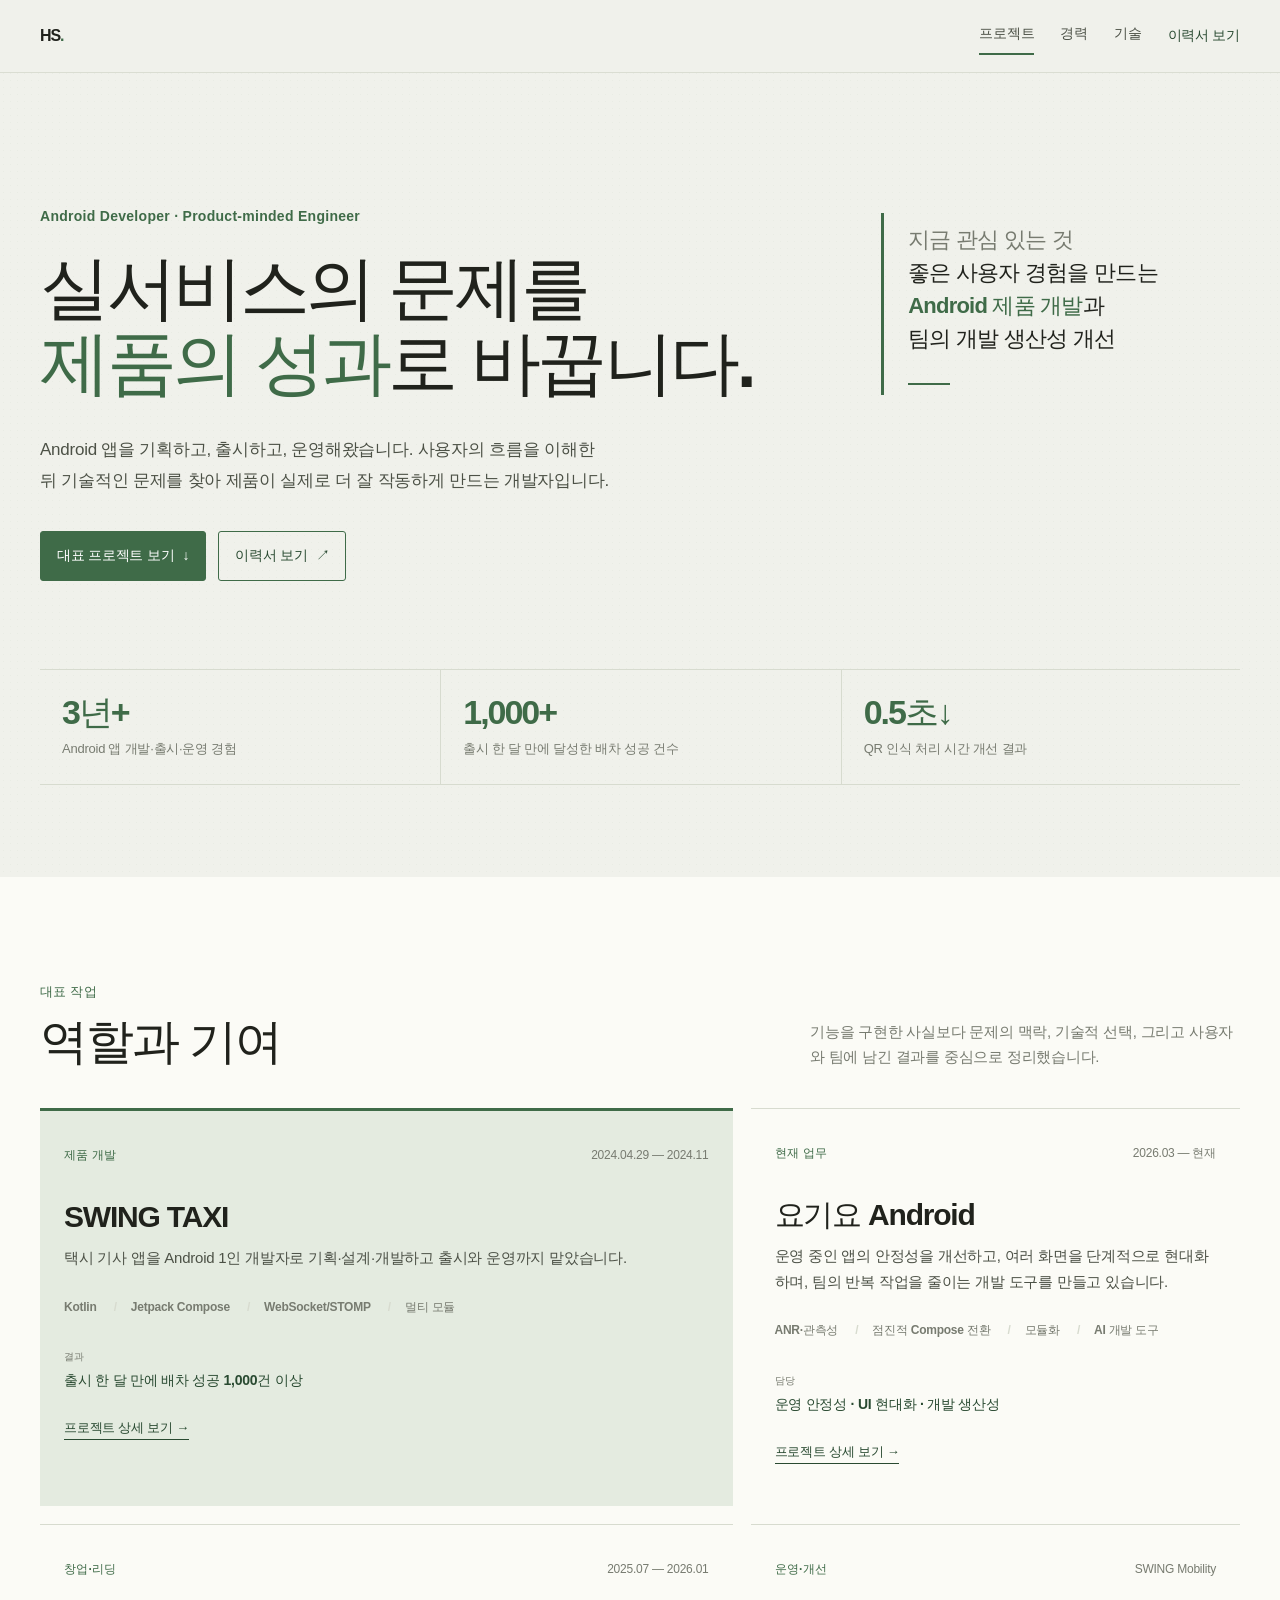
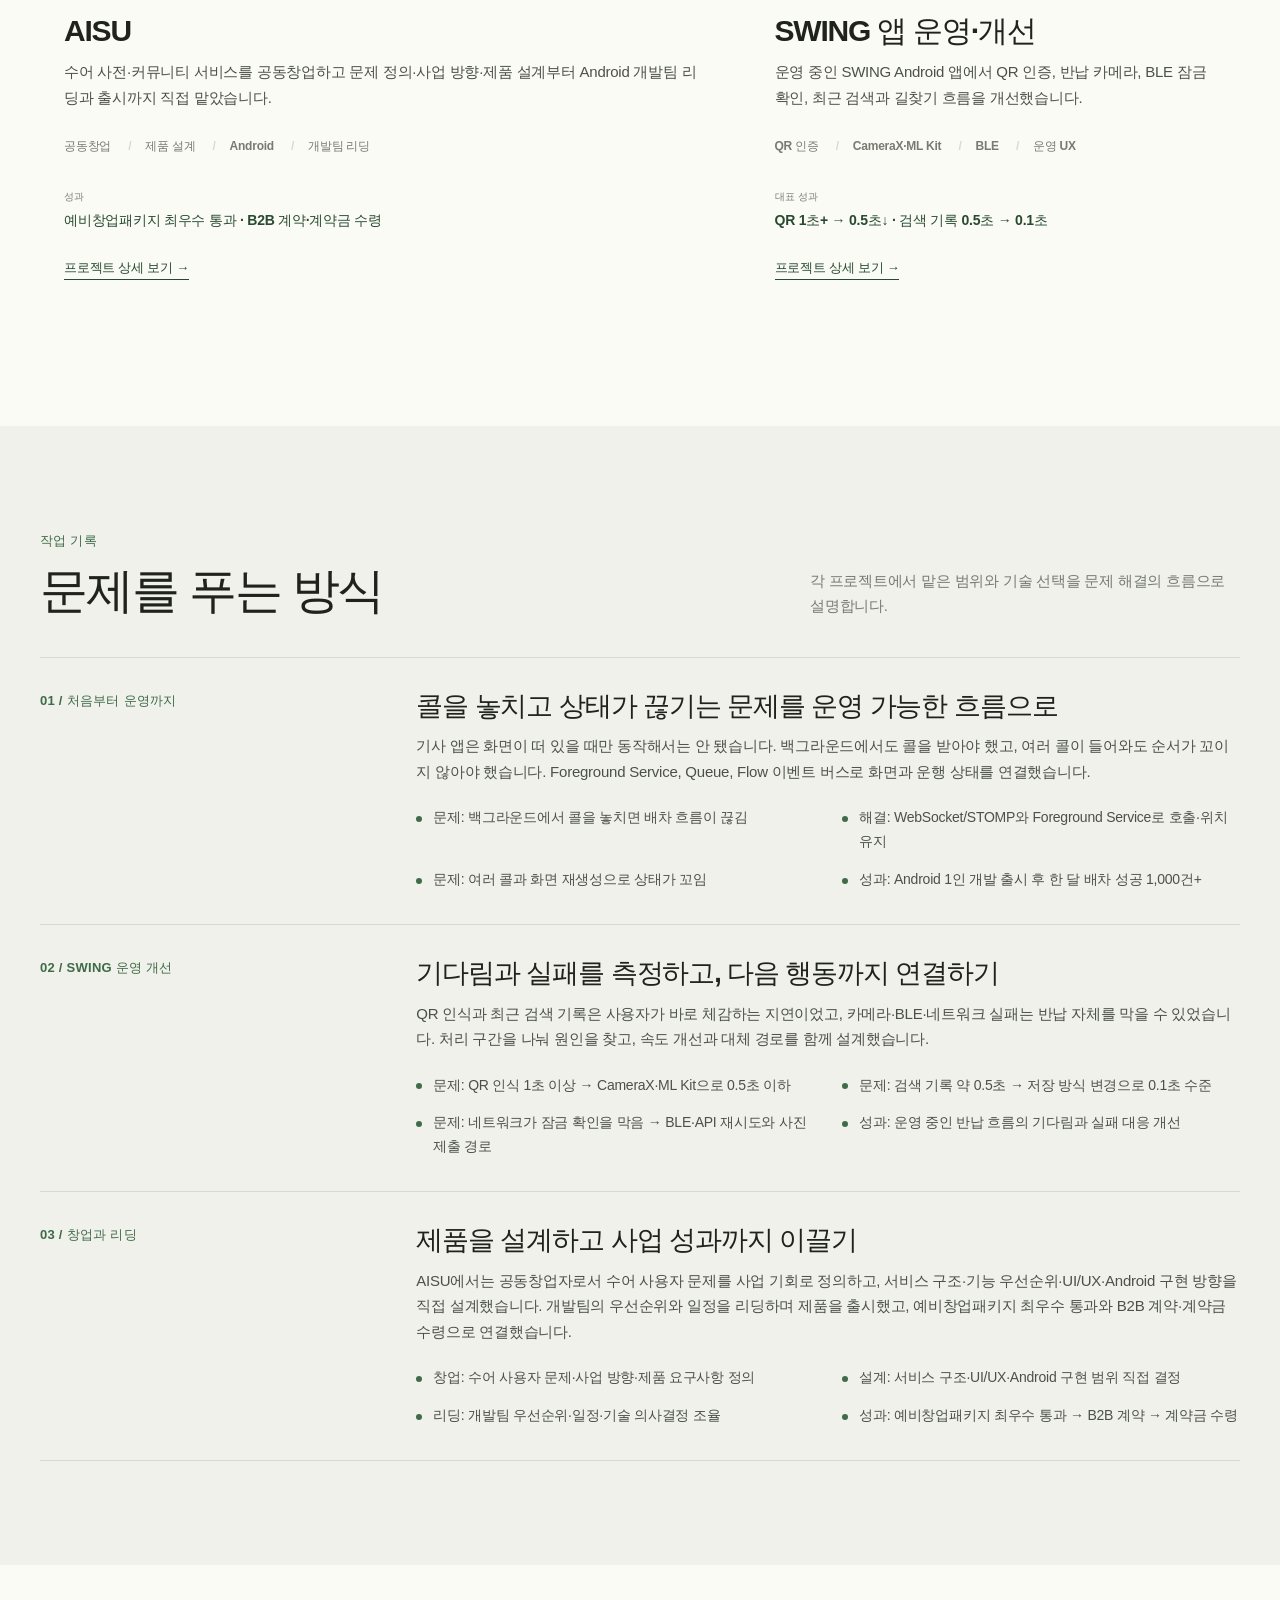
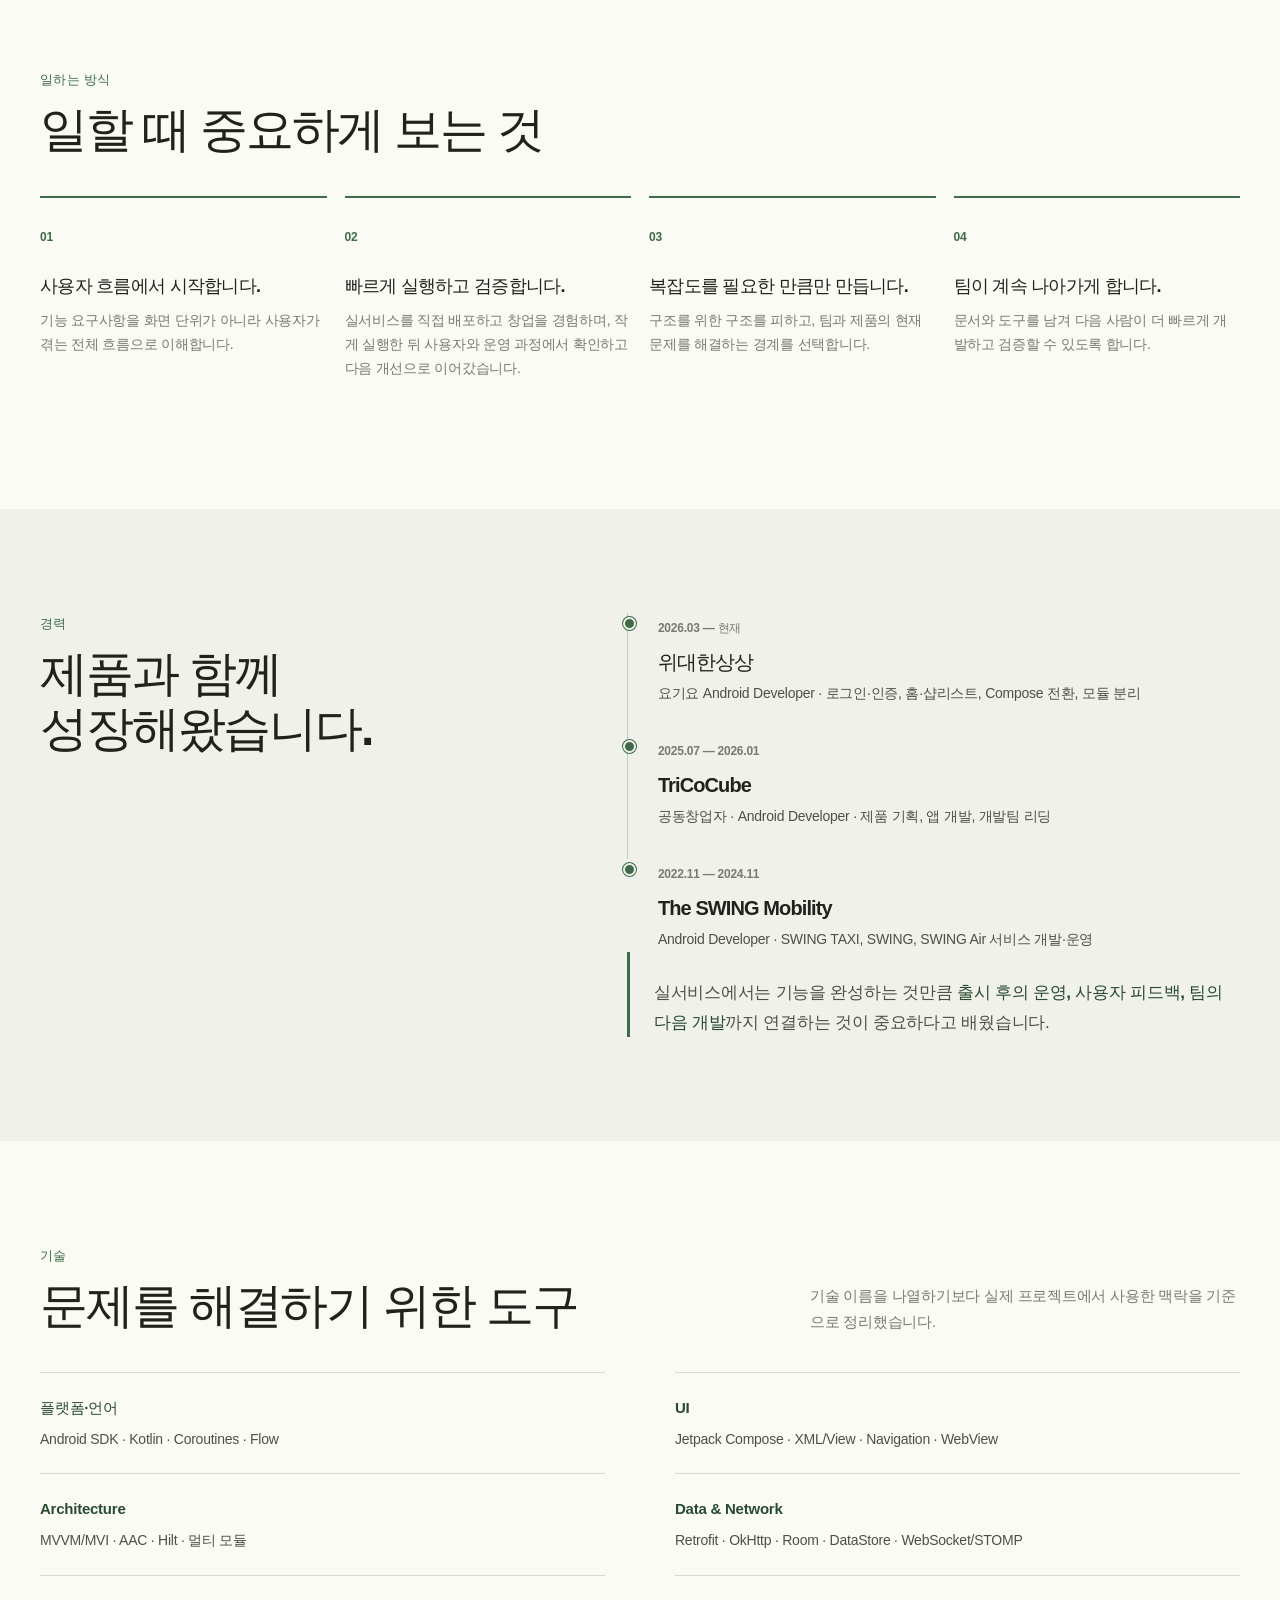
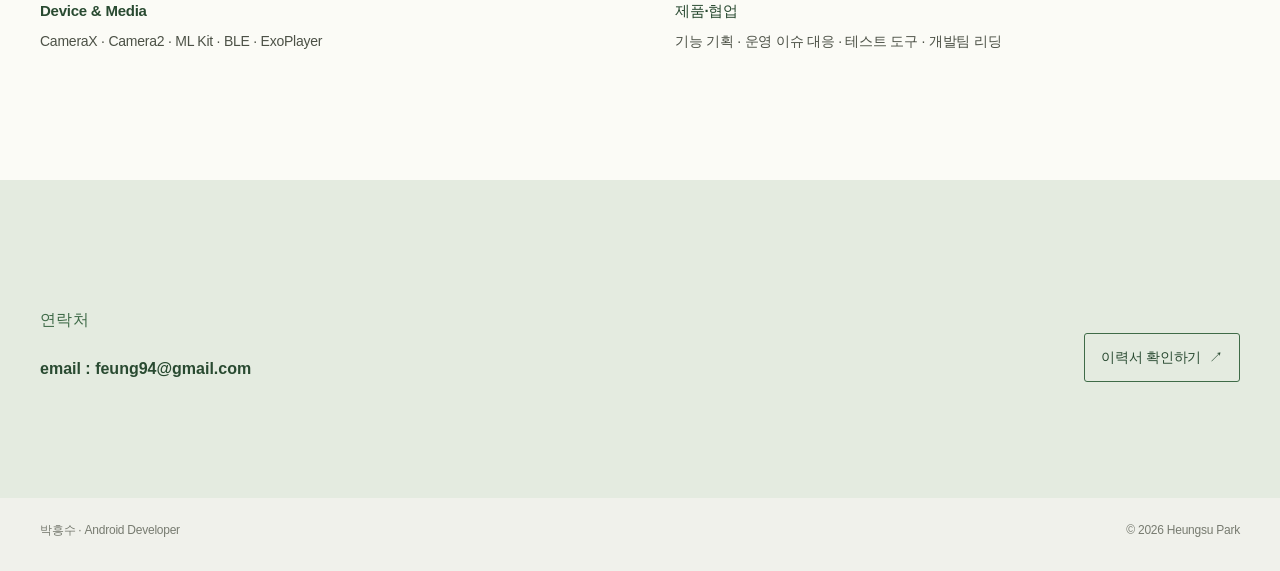
<file: portfolio-redesign.html>
<!doctype html>
<html lang="ko">
<head>
  <meta charset="utf-8">
  <meta name="viewport" content="width=device-width, initial-scale=1">
  <meta name="description" content="실서비스를 만들고 운영해온 Android Developer 박흥수의 포트폴리오">
  <meta name="theme-color" content="#f0f1eb">
  <link rel="icon" href="data:image/svg+xml,%3Csvg xmlns='http://www.w3.org/2000/svg' viewBox='0 0 64 64'%3E%3Crect width='64' height='64' rx='12' fill='%233f6b48'/%3E%3Ctext x='32' y='43' text-anchor='middle' font-family='Georgia,serif' font-size='34' font-weight='700' fill='white'%3EHS%3C/text%3E%3C/svg%3E">
  <title>박흥수 | Android Developer</title>
  <style>
    :root {
      color-scheme: light;
      --ink: #20221c;
      --ink-soft: #4c5146;
      --muted: #777b70;
      --line: #d7dbcf;
      --surface: #f0f1eb;
      --paper: #fbfbf6;
      --accent: #3f6b48;
      --accent-dark: #294a31;
      --accent-pale: #e4ebe0;
      --shadow: 0 18px 48px rgba(48, 67, 45, .08);
      --max: 1200px;
    }

    * { box-sizing: border-box; }
    html { scroll-behavior: smooth; }
    .skip-link { position: absolute; left: 16px; top: -48px; z-index: 20; padding: 8px 12px; background: var(--ink); color: white; font-size: 13px; font-weight: 800; transition: top .2s ease; }
    .skip-link:focus { top: 12px; }
    body {
      margin: 0;
      position: relative;
      background: var(--surface);
      color: var(--ink);
      font-family: -apple-system, BlinkMacSystemFont, "Apple SD Gothic Neo", "Pretendard", "Noto Sans KR", "Malgun Gothic", sans-serif;
      font-synthesis: none;
      line-height: 1.7;
      letter-spacing: -.015em;
    }
    a { color: inherit; text-decoration: none; }
    body::before { content: ""; position: fixed; inset: 0; z-index: -1; pointer-events: none; opacity: .22; background-image: radial-gradient(rgba(63, 107, 72, .16) .6px, transparent .6px); background-size: 7px 7px; }
    a:focus-visible, button:focus-visible { outline: 3px solid #8bad91; outline-offset: 4px; }
    img { max-width: 100%; display: block; }
    .wrap { width: min(calc(100% - 40px), var(--max)); margin: 0 auto; }

    .site-header {
      position: sticky;
      top: 0;
      z-index: 10;
      border-bottom: 1px solid rgba(215, 219, 207, .9);
      background: rgba(240, 241, 235, .9);
      backdrop-filter: blur(16px);
    }
    .nav {
      min-height: 72px;
      display: flex;
      align-items: center;
      justify-content: space-between;
      gap: 24px;
    }
    .brand { font-family: inherit; font-weight: 800; letter-spacing: -.07em; }
    .brand span { color: var(--accent); }
    .nav-links { display: flex; align-items: center; gap: 26px; color: var(--ink-soft); font-size: 14px; font-weight: 700; }
    .nav-links a:hover { color: var(--accent); }
    .nav-links > a:not(.nav-cta) { position: relative; padding: 8px 0 12px; }
    .nav-links > a:not(.nav-cta)::after { position: absolute; right: 0; bottom: 3px; left: 0; height: 2px; background: var(--accent); content: ""; transform: scaleX(0); transform-origin: center; transition: transform .2s ease; }
    .nav-links > a:not(.nav-cta).is-active::after { transform: scaleX(1); }
    .nav-cta { padding: 8px 0; color: var(--accent-dark); }
    .nav-cta:hover { color: var(--accent); }

    .hero { padding: 132px 0 92px; overflow: hidden; }
    .hero-grid { display: grid; grid-template-columns: minmax(0, 1.35fr) minmax(240px, .65fr); align-items: start; gap: 96px; }
    .eyebrow { margin: 0 0 22px; color: var(--accent); font-size: 14px; font-weight: 700; letter-spacing: .02em; }
    .hero h1 { max-width: 860px; margin: 0; font-family: inherit; font-size: clamp(42px, 6vw, 70px); font-weight: 800; line-height: 1.08; letter-spacing: -.05em; text-wrap: balance; }
    .hero h1 em { color: var(--accent); font-style: normal; }
    .hero-copy { max-width: 570px; margin: 32px 0 0; color: var(--ink-soft); font-size: 17px; line-height: 1.85; text-wrap: pretty; }
    .hero-actions { display: flex; flex-wrap: wrap; gap: 12px; margin-top: 34px; }
    .button { display: inline-flex; align-items: center; gap: 8px; padding: 12px 16px; border: 1px solid var(--accent); border-radius: 3px; font-size: 14px; font-weight: 800; transition: transform .2s ease, background .2s ease, color .2s ease; }
    .button:active { transform: translateY(1px) scale(.98); }
    .button.primary { background: var(--accent); color: white; }
    .button.primary:hover { background: var(--accent-dark); }
    .button.secondary { color: var(--accent-dark); background: transparent; }
    .button.secondary:hover { background: var(--accent-pale); }
    .hero-note { margin-top: 8px; padding: 10px 0 10px 24px; border-left: 3px solid var(--accent); background: transparent; }
    .hero-note-label { margin: 0 0 18px; color: var(--muted); font-size: 12px; font-weight: 800; letter-spacing: .02em; }
    .hero-note p { margin: 0; font-family: inherit; font-size: 22px; font-weight: 750; line-height: 1.5; letter-spacing: -.035em; }
    .hero-note strong { color: var(--accent); }
    .hero-note-line { width: 42px; height: 2px; margin-top: 28px; background: var(--accent); }

    .section { padding: 104px 0; }
    .section.alt { background: var(--paper); }
    .section-heading { display: flex; justify-content: space-between; align-items: end; gap: 28px; margin-bottom: 38px; }
    .section-kicker { margin: 0 0 12px; color: var(--accent); font-size: 13px; font-weight: 800; letter-spacing: .02em; }
    .section h2 { margin: 0; font-family: inherit; font-size: clamp(31px, 3.8vw, 48px); font-weight: 800; line-height: 1.14; letter-spacing: -.045em; text-wrap: balance; }
    .section-intro { max-width: 430px; margin: 0; color: var(--muted); font-size: 15px; }

    .metrics { display: grid; grid-template-columns: repeat(3, 1fr); gap: 1px; margin-top: 88px; border-top: 1px solid var(--line); border-bottom: 1px solid var(--line); }
    .metric { padding: 24px 22px; }
    .metric + .metric { border-left: 1px solid var(--line); }
    .metric strong { display: block; color: var(--accent); font-size: 34px; line-height: 1.1; letter-spacing: -.06em; }
    .metric span { display: block; margin-top: 7px; color: var(--muted); font-size: 13px; }

    .work-grid { display: grid; grid-template-columns: repeat(12, 1fr); gap: 18px; }
    .work-card { position: relative; grid-column: span 6; min-height: 340px; padding: 34px 24px 42px; border-top: 1px solid var(--line); background: transparent; transition: background .2s ease, transform .2s ease; }
    .work-card:hover { transform: translateY(-3px); background: rgba(228, 235, 224, .58); }
    .work-card.featured { grid-column: span 7; background: var(--accent-pale); color: var(--ink); border-top: 3px solid var(--accent); }
    .work-card.featured:hover { background: #dce8d9; }
    .work-card.supporting { grid-column: span 5; }
    .work-card.performance { grid-column: span 5; }
    .work-card.collaboration { grid-column: span 7; }
    .card-top { display: flex; justify-content: space-between; gap: 12px; align-items: start; }
    .card-type { color: var(--accent); font-size: 12px; font-weight: 800; letter-spacing: .02em; }
    .card-date { color: var(--muted); font-size: 12px; }
    .work-card h3 { margin: 34px 0 10px; font-family: inherit; font-size: 30px; font-weight: 800; line-height: 1.2; letter-spacing: -.04em; }
    .work-card p { margin: 0; color: var(--ink-soft); font-size: 15px; }
    .tag-list { display: flex; flex-wrap: wrap; gap: 0 14px; margin: 26px 0 0; padding: 0; list-style: none; }
    .tag-list li { padding: 0; color: var(--muted); font-size: 12px; font-weight: 700; line-height: 1.8; }
    .tag-list li:not(:last-child)::after { content: " /"; margin-left: 14px; color: var(--line); }
    .card-result { position: static; max-width: 85%; margin-top: 30px; color: var(--accent-dark); font-size: 14px; font-weight: 900; text-align: left; }
    .card-result span { display: block; margin-bottom: 4px; color: var(--muted); font-size: 10px; letter-spacing: .02em; }
    .card-link { display: inline-flex; margin-top: 24px; color: var(--accent-dark); font-size: 13px; font-weight: 800; border-bottom: 1px solid currentColor; }
    .card-link:hover { color: var(--accent); }
    
    .case-study { display: grid; grid-template-columns: minmax(180px, .28fr) minmax(0, .72fr); gap: 56px; padding: 32px 0; border-top: 1px solid var(--line); }
    .case-study:last-child { border-bottom: 1px solid var(--line); }
    .case-label { margin: 0; color: var(--accent); font-size: 13px; font-weight: 800; letter-spacing: .02em; }
    .case-content h3 { margin: 0 0 10px; font-family: inherit; font-size: 27px; font-weight: 800; line-height: 1.25; letter-spacing: -.04em; }
    .case-content p { margin: 0; color: var(--ink-soft); font-size: 15px; }
    .case-points { display: grid; grid-template-columns: repeat(2, 1fr); gap: 14px 28px; margin: 22px 0 0; padding: 0; list-style: none; }
    .case-points li { position: relative; padding-left: 17px; color: var(--ink-soft); font-size: 14px; }
    .case-points li::before { content: ""; position: absolute; top: .7em; left: 0; width: 6px; height: 6px; border-radius: 50%; background: var(--accent); }

    .principles { display: grid; grid-template-columns: repeat(4, 1fr); gap: 18px; }
    .principle { padding: 24px 0; border-top: 2px solid var(--accent); }
    .principle-number { color: var(--accent); font-size: 12px; font-weight: 900; }
    .principle h3 { margin: 22px 0 8px; font-size: 18px; letter-spacing: -.04em; }
    .principle p { margin: 0; color: var(--muted); font-size: 14px; }

    .experience-grid { display: grid; grid-template-columns: 1fr 1.2fr; gap: 76px; }
    .timeline { margin: 0; padding: 0; list-style: none; }
    .timeline li { position: relative; padding: 0 0 30px 30px; border-left: 1px solid #b8d3bd; }
    .timeline li:last-child { padding-bottom: 0; border-left-color: transparent; }
    .timeline li::before { content: ""; position: absolute; top: 4px; left: -5px; width: 9px; height: 9px; border: 2px solid var(--surface); border-radius: 50%; background: var(--accent); box-shadow: 0 0 0 1px var(--accent); }
    .timeline-date { color: var(--muted); font-size: 12px; font-weight: 800; }
    .timeline h3 { margin: 5px 0 3px; font-size: 20px; letter-spacing: -.045em; }
    .timeline p { margin: 0; color: var(--ink-soft); font-size: 14px; }
    .experience-summary { padding: 26px 0 0 24px; border-left: 3px solid var(--accent); background: transparent; }
    .experience-summary p { margin: 0; color: var(--ink-soft); font-size: 17px; line-height: 1.75; }
    .experience-summary strong { color: var(--accent-dark); }

    .skills-grid { display: grid; grid-template-columns: repeat(2, 1fr); gap: 0 70px; }
    .skill-group { padding: 22px 0; border-top: 1px solid var(--line); }
    .skill-group h3 { margin: 0 0 7px; color: var(--accent-dark); font-size: 15px; }
    .skill-group p { margin: 0; color: var(--ink-soft); font-size: 14px; }

    .contact { padding: 104px 0 116px; background: var(--accent-pale); color: var(--ink); }
    .contact-inner { display: flex; justify-content: space-between; align-items: end; gap: 50px; }
    .contact .section-kicker { color: var(--accent); }
    .contact h2 { max-width: 680px; }
    .contact p { max-width: 480px; margin: 22px 0 0; color: var(--ink-soft); font-size: 16px; }
    .contact-email { display: inline-block; margin-top: 22px; color: var(--accent-dark); font-size: 16px; font-weight: 700; letter-spacing: 0; text-decoration: none; }
    .contact-email:hover { text-decoration: underline; text-underline-offset: 5px; }
    .contact .button { border-color: var(--accent); color: var(--accent-dark); }
    .contact .button:hover { background: var(--paper); }
    .footer { padding: 22px 0 30px; background: var(--surface); color: var(--muted); font-size: 12px; }
    .footer-inner { display: flex; justify-content: space-between; gap: 20px; }

    @media (max-width: 900px) {
      .hero { padding: 82px 0 76px; }
      .hero-grid, .experience-grid { grid-template-columns: 1fr; gap: 42px; }
      .hero-note { max-width: 540px; }
      .work-card.featured, .work-card.supporting, .work-card.performance, .work-card.collaboration { grid-column: span 6; }
      .principles { grid-template-columns: repeat(2, 1fr); }
      .contact-inner { display: block; }
      .contact .button { margin-top: 28px; }
    }
    @media (max-width: 640px) {
      .wrap { width: min(calc(100% - 32px), var(--max)); }
      .site-header { position: static; }
      .nav { min-height: 62px; }
      .nav-links { gap: 12px; font-size: 12px; }
      .nav-links a:nth-child(-n+3) { display: none; }
      .hero h1 { font-size: clamp(36px, 12vw, 54px); }
      .hero-copy { font-size: 16px; }
      .metrics { grid-template-columns: 1fr; margin-top: 48px; }
      .metric + .metric { border-top: 1px solid var(--line); border-left: 0; }
      .section { padding: 68px 0; }
      .section-heading { display: block; }
      .section-intro { margin-top: 16px; }
      .work-card.featured, .work-card.supporting, .work-card.performance, .work-card.collaboration { grid-column: span 12; min-height: 320px; }
      .case-study { grid-template-columns: 1fr; gap: 12px; }
      .case-points, .skills-grid { grid-template-columns: 1fr; }
      .principles { grid-template-columns: 1fr; gap: 4px; }
      .footer-inner { display: block; }
      .footer-inner span { display: block; margin-top: 5px; }
    }
  </style>
</head>
<body>
  <a class="skip-link" href="#top">본문으로 바로가기</a>
  <header class="site-header">
    <nav class="nav wrap" aria-label="주요 메뉴">
      <a class="brand" href="#top">HS<span>.</span></a>
      <div class="nav-links">
        <a href="#work">프로젝트</a>
        <a href="#experience">경력</a>
        <a href="#skills">기술</a>
        <a class="nav-cta" href="./figma_resume.html">이력서 보기</a>
      </div>
    </nav>
  </header>

  <main id="top">
    <section class="hero">
      <div class="hero-grid wrap">
        <div>
          <p class="eyebrow">Android Developer · Product-minded Engineer</p>
          <h1>실서비스의 문제를<br><em>제품의 성과</em>로 바꿉니다.</h1>
          <p class="hero-copy">Android 앱을 기획하고, 출시하고, 운영해왔습니다. 사용자의 흐름을 이해한 뒤 기술적인 문제를 찾아 제품이 실제로 더 잘 작동하게 만드는 개발자입니다.</p>
          <div class="hero-actions">
            <a class="button primary" href="#work">대표 프로젝트 보기 <span aria-hidden="true">↓</span></a>
            <a class="button secondary" href="./figma_resume.html">이력서 보기 <span aria-hidden="true">↗</span></a>
          </div>
        </div>
        <aside class="hero-note">
          <p class="hero-note-label">지금 관심 있는 것</p>
          <p>좋은 사용자 경험을 만드는<br><strong>Android 제품 개발</strong>과<br>팀의 개발 생산성 개선</p>
          <div class="hero-note-line" aria-hidden="true"></div>
        </aside>
      </div>
      <div class="metrics wrap" aria-label="주요 성과">
        <div class="metric"><strong>3년+</strong><span>Android 앱 개발·출시·운영 경험</span></div>
        <div class="metric"><strong>1,000+</strong><span>출시 한 달 만에 달성한 배차 성공 건수</span></div>
        <div class="metric"><strong>0.5초↓</strong><span>QR 인식 처리 시간 개선 결과</span></div>
      </div>
    </section>

    <section class="section alt" id="work">
      <div class="wrap">
        <div class="section-heading">
          <div>
            <p class="section-kicker">대표 작업</p>
            <h2>역할과 기여</h2>
          </div>
          <p class="section-intro">기능을 구현한 사실보다 문제의 맥락, 기술적 선택, 그리고 사용자와 팀에 남긴 결과를 중심으로 정리했습니다.</p>
        </div>

        <div class="work-grid">
          <article class="work-card featured">
            <div class="card-top"><span class="card-type">제품 개발</span><span class="card-date">2024.04.29 — 2024.11</span></div>
            <h3>SWING TAXI</h3>
            <p>택시 기사 앱을 Android 1인 개발자로 기획·설계·개발하고 출시와 운영까지 맡았습니다.</p>
            <ul class="tag-list"><li>Kotlin</li><li>Jetpack Compose</li><li>WebSocket/STOMP</li><li>멀티 모듈</li></ul>
            <div class="card-result"><span>결과</span>출시 한 달 만에 배차 성공 1,000건 이상</div>
            <a class="card-link" href="projects/swing-taxi.html">프로젝트 상세 보기 →</a>
          </article>
          <article class="work-card supporting">
            <div class="card-top"><span class="card-type">현재 업무</span><span class="card-date">2026.03 — 현재</span></div>
            <h3>요기요 Android</h3>
            <p>운영 중인 앱의 안정성을 개선하고, 여러 화면을 단계적으로 현대화하며, 팀의 반복 작업을 줄이는 개발 도구를 만들고 있습니다.</p>
            <ul class="tag-list"><li>ANR·관측성</li><li>점진적 Compose 전환</li><li>모듈화</li><li>AI 개발 도구</li></ul>
            <div class="card-result"><span>담당</span>운영 안정성 · UI 현대화 · 개발 생산성</div>
            <a class="card-link" href="projects/yogiyo.html">프로젝트 상세 보기 →</a>
          </article>
          <article class="work-card collaboration">
            <div class="card-top"><span class="card-type">창업·리딩</span><span class="card-date">2025.07 — 2026.01</span></div>
            <h3>AISU</h3>
            <p>수어 사전·커뮤니티 서비스를 공동창업하고 문제 정의·사업 방향·제품 설계부터 Android 개발팀 리딩과 출시까지 직접 맡았습니다.</p>
            <ul class="tag-list"><li>공동창업</li><li>제품 설계</li><li>Android</li><li>개발팀 리딩</li></ul>
            <div class="card-result"><span>성과</span>예비창업패키지 최우수 통과 · B2B 계약·계약금 수령</div>
            <a class="card-link" href="projects/aisu.html">프로젝트 상세 보기 →</a>
          </article>
          <article class="work-card performance">
            <div class="card-top"><span class="card-type">운영·개선</span><span class="card-date">SWING Mobility</span></div>
            <h3>SWING 앱 운영·개선</h3>
            <p>운영 중인 SWING Android 앱에서 QR 인증, 반납 카메라, BLE 잠금 확인, 최근 검색과 길찾기 흐름을 개선했습니다.</p>
            <ul class="tag-list"><li>QR 인증</li><li>CameraX·ML Kit</li><li>BLE</li><li>운영 UX</li></ul>
            <div class="card-result"><span>대표 성과</span>QR 1초+ → 0.5초↓ · 검색 기록 0.5초 → 0.1초</div>
            <a class="card-link" href="projects/swing-ops.html">프로젝트 상세 보기 →</a>
          </article>
        </div>
      </div>
    </section>

    <section class="section" aria-labelledby="case-title">
      <div class="wrap">
        <div class="section-heading">
          <div>
            <p class="section-kicker">작업 기록</p>
            <h2 id="case-title">문제를 푸는 방식</h2>
          </div>
          <p class="section-intro">각 프로젝트에서 맡은 범위와 기술 선택을 문제 해결의 흐름으로 설명합니다.</p>
        </div>

        <article class="case-study">
          <p class="case-label">01 / 처음부터 운영까지</p>
          <div class="case-content">
            <h3>콜을 놓치고 상태가 끊기는 문제를 운영 가능한 흐름으로</h3>
            <p>기사 앱은 화면이 떠 있을 때만 동작해서는 안 됐습니다. 백그라운드에서도 콜을 받아야 했고, 여러 콜이 들어와도 순서가 꼬이지 않아야 했습니다. Foreground Service, Queue, Flow 이벤트 버스로 화면과 운행 상태를 연결했습니다.</p>
            <ul class="case-points"><li>문제: 백그라운드에서 콜을 놓치면 배차 흐름이 끊김</li><li>해결: WebSocket/STOMP와 Foreground Service로 호출·위치 유지</li><li>문제: 여러 콜과 화면 재생성으로 상태가 꼬임</li><li>성과: Android 1인 개발 출시 후 한 달 배차 성공 1,000건+</li></ul>
          </div>
        </article>
        <article class="case-study">
          <p class="case-label">02 / SWING 운영 개선</p>
          <div class="case-content">
            <h3>기다림과 실패를 측정하고, 다음 행동까지 연결하기</h3>
            <p>QR 인식과 최근 검색 기록은 사용자가 바로 체감하는 지연이었고, 카메라·BLE·네트워크 실패는 반납 자체를 막을 수 있었습니다. 처리 구간을 나눠 원인을 찾고, 속도 개선과 대체 경로를 함께 설계했습니다.</p>
            <ul class="case-points"><li>문제: QR 인식 1초 이상 → CameraX·ML Kit으로 0.5초 이하</li><li>문제: 검색 기록 약 0.5초 → 저장 방식 변경으로 0.1초 수준</li><li>문제: 네트워크가 잠금 확인을 막음 → BLE·API 재시도와 사진 제출 경로</li><li>성과: 운영 중인 반납 흐름의 기다림과 실패 대응 개선</li></ul>
          </div>
        </article>
        <article class="case-study">
          <p class="case-label">03 / 창업과 리딩</p>
          <div class="case-content">
            <h3>제품을 설계하고 사업 성과까지 이끌기</h3>
            <p>AISU에서는 공동창업자로서 수어 사용자 문제를 사업 기회로 정의하고, 서비스 구조·기능 우선순위·UI/UX·Android 구현 방향을 직접 설계했습니다. 개발팀의 우선순위와 일정을 리딩하며 제품을 출시했고, 예비창업패키지 최우수 통과와 B2B 계약·계약금 수령으로 연결했습니다.</p>
            <ul class="case-points"><li>창업: 수어 사용자 문제·사업 방향·제품 요구사항 정의</li><li>설계: 서비스 구조·UI/UX·Android 구현 범위 직접 결정</li><li>리딩: 개발팀 우선순위·일정·기술 의사결정 조율</li><li>성과: 예비창업패키지 최우수 통과 → B2B 계약 → 계약금 수령</li></ul>
          </div>
        </article>
      </div>
    </section>

    <section class="section alt" aria-labelledby="principles-title">
      <div class="wrap">
        <div class="section-heading">
          <div>
            <p class="section-kicker">일하는 방식</p>
            <h2 id="principles-title">일할 때 중요하게 보는 것</h2>
          </div>
        </div>
        <div class="principles">
          <article class="principle"><span class="principle-number">01</span><h3>사용자 흐름에서 시작합니다.</h3><p>기능 요구사항을 화면 단위가 아니라 사용자가 겪는 전체 흐름으로 이해합니다.</p></article>
          <article class="principle"><span class="principle-number">02</span><h3>빠르게 실행하고 검증합니다.</h3><p>실서비스를 직접 배포하고 창업을 경험하며, 작게 실행한 뒤 사용자와 운영 과정에서 확인하고 다음 개선으로 이어갔습니다.</p></article>
          <article class="principle"><span class="principle-number">03</span><h3>복잡도를 필요한 만큼만 만듭니다.</h3><p>구조를 위한 구조를 피하고, 팀과 제품의 현재 문제를 해결하는 경계를 선택합니다.</p></article>
          <article class="principle"><span class="principle-number">04</span><h3>팀이 계속 나아가게 합니다.</h3><p>문서와 도구를 남겨 다음 사람이 더 빠르게 개발하고 검증할 수 있도록 합니다.</p></article>
        </div>
      </div>
    </section>

    <section class="section" id="experience">
      <div class="wrap experience-grid">
        <div>
          <p class="section-kicker">경력</p>
          <h2>제품과 함께<br>성장해왔습니다.</h2>
        </div>
        <div>
          <ol class="timeline">
            <li><span class="timeline-date">2026.03 — 현재</span><h3>위대한상상</h3><p>요기요 Android Developer · 로그인·인증, 홈·샵리스트, Compose 전환, 모듈 분리</p></li>
            <li><span class="timeline-date">2025.07 — 2026.01</span><h3>TriCoCube</h3><p>공동창업자 · Android Developer · 제품 기획, 앱 개발, 개발팀 리딩</p></li>
            <li><span class="timeline-date">2022.11 — 2024.11</span><h3>The SWING Mobility</h3><p>Android Developer · SWING TAXI, SWING, SWING Air 서비스 개발·운영</p></li>
          </ol>
          <div class="experience-summary">
            <p>실서비스에서는 기능을 완성하는 것만큼 <strong>출시 후의 운영, 사용자 피드백, 팀의 다음 개발</strong>까지 연결하는 것이 중요하다고 배웠습니다.</p>
          </div>
        </div>
      </div>
    </section>

    <section class="section alt" id="skills">
      <div class="wrap">
        <div class="section-heading">
          <div>
            <p class="section-kicker">기술</p>
            <h2>문제를 해결하기 위한 도구</h2>
          </div>
          <p class="section-intro">기술 이름을 나열하기보다 실제 프로젝트에서 사용한 맥락을 기준으로 정리했습니다.</p>
        </div>
        <div class="skills-grid">
          <div class="skill-group"><h3>플랫폼·언어</h3><p>Android SDK · Kotlin · Coroutines · Flow</p></div>
          <div class="skill-group"><h3>UI</h3><p>Jetpack Compose · XML/View · Navigation · WebView</p></div>
          <div class="skill-group"><h3>Architecture</h3><p>MVVM/MVI · AAC · Hilt · 멀티 모듈</p></div>
          <div class="skill-group"><h3>Data & Network</h3><p>Retrofit · OkHttp · Room · DataStore · WebSocket/STOMP</p></div>
          <div class="skill-group"><h3>Device & Media</h3><p>CameraX · Camera2 · ML Kit · BLE · ExoPlayer</p></div>
          <div class="skill-group"><h3>제품·협업</h3><p>기능 기획 · 운영 이슈 대응 · 테스트 도구 · 개발팀 리딩</p></div>
        </div>
      </div>
    </section>

    <section class="contact" id="contact">
      <div class="contact-inner wrap">
        <div>
          <p class="section-kicker">연락처</p>
          <a class="contact-email" href="mailto:feung94@gmail.com">email : feung94@gmail.com</a>
        </div>
        <a class="button" href="./figma_resume.html">이력서 확인하기 <span aria-hidden="true">↗</span></a>
      </div>
    </section>
  </main>

  <footer class="footer">
    <div class="footer-inner wrap"><span>박흥수 · Android Developer</span><span>© <span id="year">2026</span> Heungsu Park</span></div>
  </footer>
  <script>document.getElementById('year').textContent = new Date().getFullYear();</script>
  <script>
    (() => {
      const items = [...document.querySelectorAll('.nav-links a[href^="#"]')]
        .map((link) => ({ link, section: document.querySelector(link.hash) }))
        .filter(({ section }) => section);
      const updateActiveSection = () => {
        let current = items[0];
        const marker = window.innerHeight * 0.38;
        items.forEach((item) => {
          if (item.section.getBoundingClientRect().top <= marker) current = item;
        });
        items.forEach(({ link }) => link.classList.toggle('is-active', link === current.link));
      };
      window.addEventListener('scroll', updateActiveSection, { passive: true });
      window.addEventListener('resize', updateActiveSection);
      updateActiveSection();
    })();
  </script>
</body>
</html>
</file>
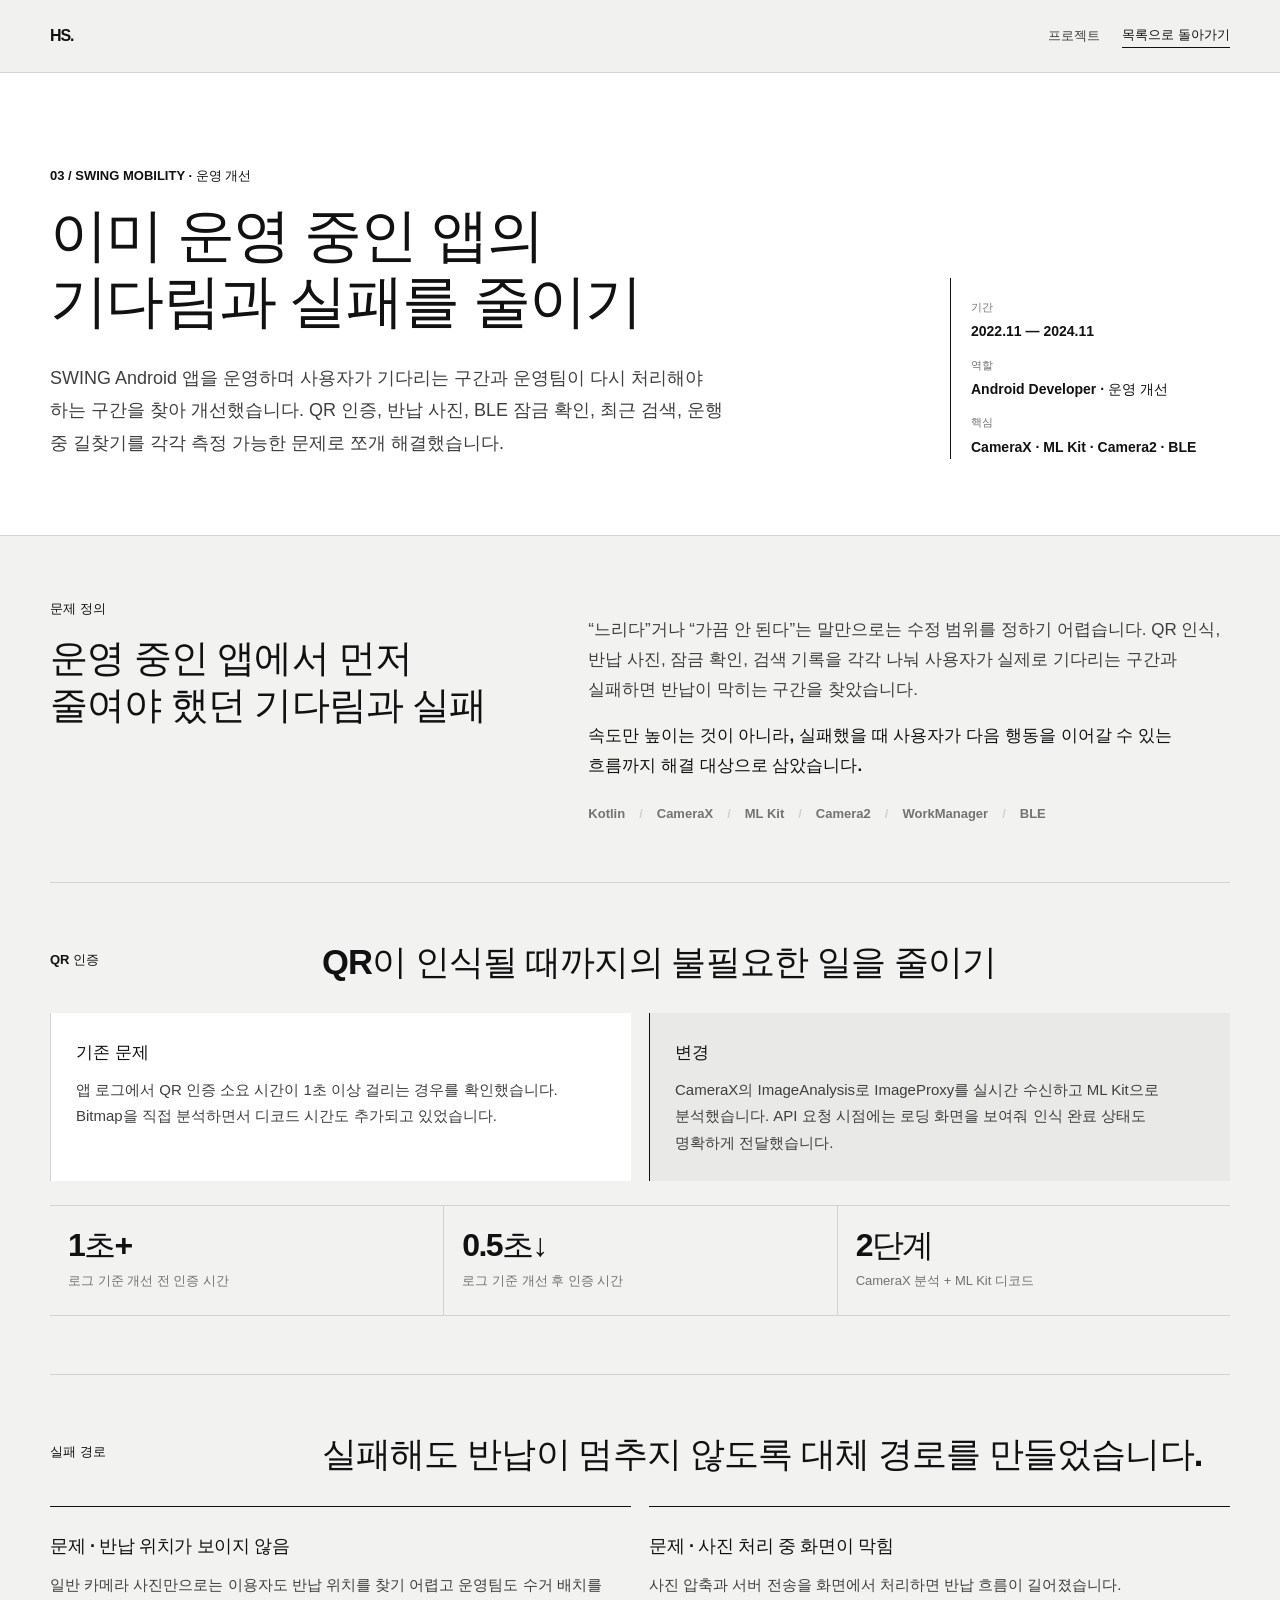
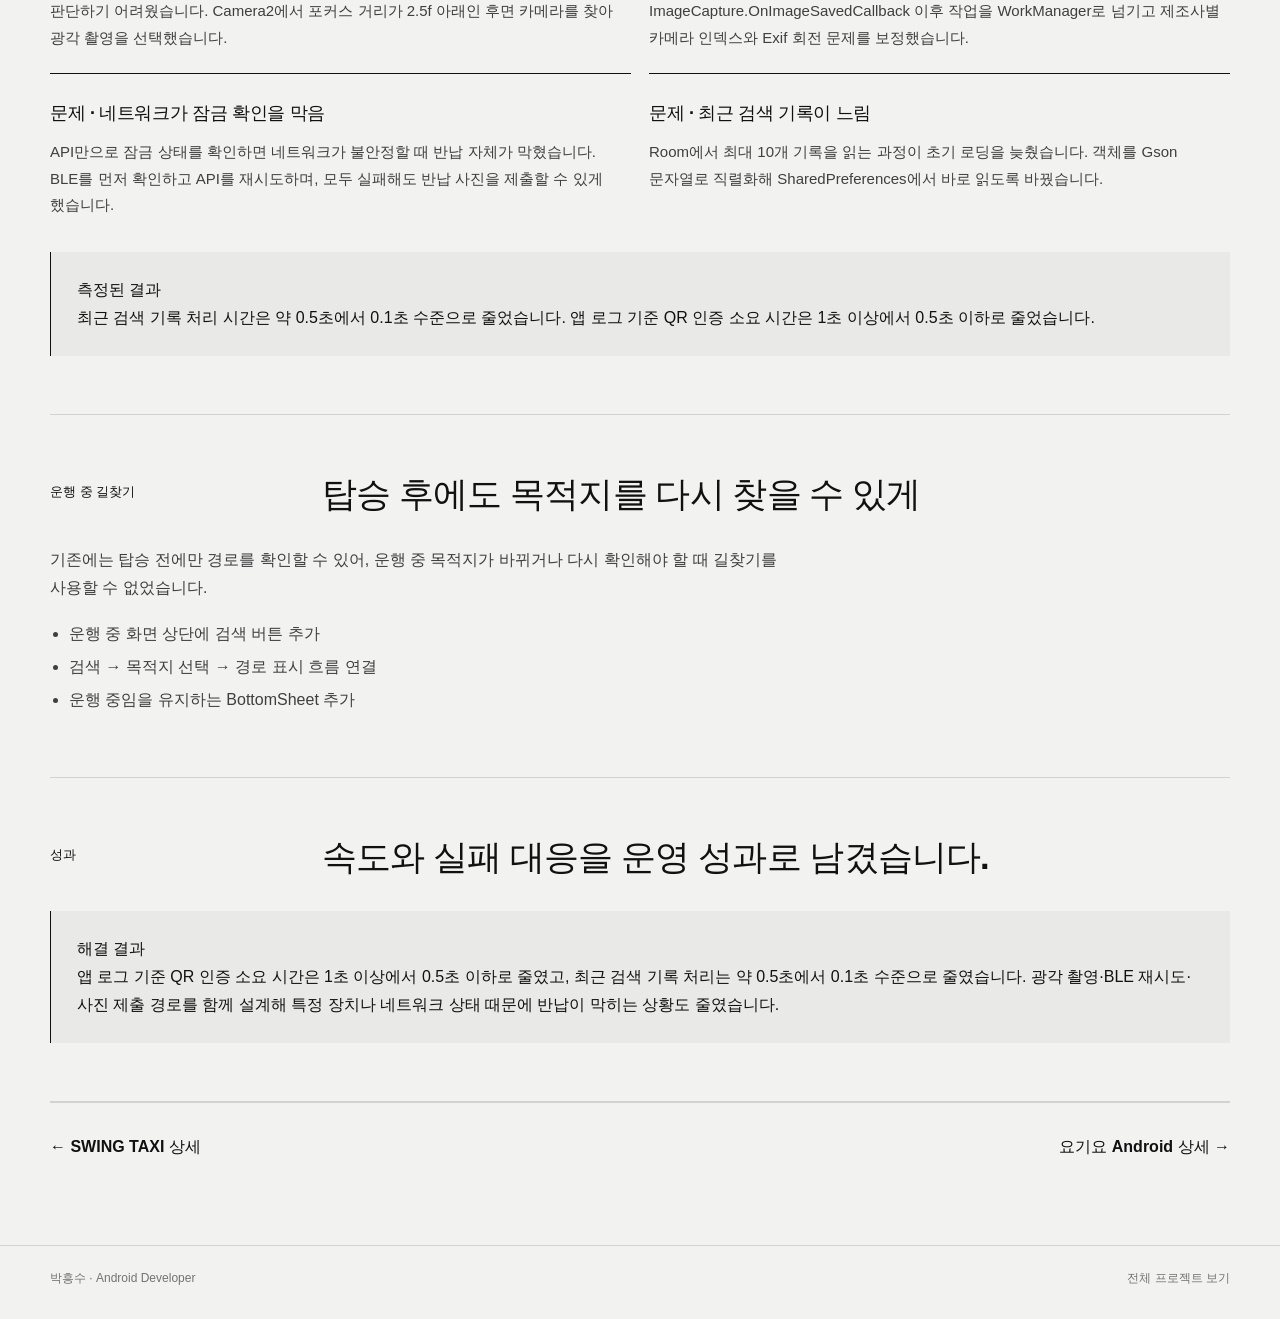
<file: projects-unslop/swing-ops.html>
<!doctype html>
<html lang="ko">
<head>
  <meta charset="utf-8">
  <meta name="viewport" content="width=device-width, initial-scale=1">
  <meta name="description" content="SWING 운영 개선 프로젝트 상세 — 박흥수">
  <title>SWING 운영 개선 | 박흥수</title>
  <link rel="stylesheet" href="project-detail.css">
</head>
<body>
  <header class="site-header"><nav class="nav wrap" aria-label="주요 메뉴"><a class="brand" href="../index.html#top">HS<span>.</span></a><div class="nav-links"><a href="../index.html#work">프로젝트</a><a class="back-link" href="../index.html#work">목록으로 돌아가기</a></div></nav></header>
  <main>
    <section class="hero"><div class="hero-grid wrap"><div><p class="eyebrow">03 / SWING MOBILITY · 운영 개선</p><h1>이미 운영 중인 앱의<br>기다림과 실패를 줄이기</h1><p class="hero-copy">SWING Android 앱을 운영하며 사용자가 기다리는 구간과 운영팀이 다시 처리해야 하는 구간을 찾아 개선했습니다. QR 인증, 반납 사진, BLE 잠금 확인, 최근 검색, 운행 중 길찾기를 각각 측정 가능한 문제로 쪼개 해결했습니다.</p></div><dl class="hero-meta"><dt>기간</dt><dd>2022.11 — 2024.11</dd><dt>역할</dt><dd>Android Developer · 운영 개선</dd><dt>핵심</dt><dd>CameraX · ML Kit · Camera2 · BLE</dd></dl></div></section>
    <div class="page">
      <section class="intro-grid wrap"><div><p class="section-label">문제 정의</p><h2>운영 중인 앱에서 먼저 줄여야 했던 기다림과 실패</h2></div><div class="intro-copy"><p>“느리다”거나 “가끔 안 된다”는 말만으로는 수정 범위를 정하기 어렵습니다. QR 인식, 반납 사진, 잠금 확인, 검색 기록을 각각 나눠 사용자가 실제로 기다리는 구간과 실패하면 반납이 막히는 구간을 찾았습니다.</p><p><strong>속도만 높이는 것이 아니라, 실패했을 때 사용자가 다음 행동을 이어갈 수 있는 흐름까지 해결 대상으로 삼았습니다.</strong></p><div class="tags"><span>Kotlin</span><span>CameraX</span><span>ML Kit</span><span>Camera2</span><span>WorkManager</span><span>BLE</span></div></div></section>
      <section class="section wrap"><div class="section-heading"><p class="section-label">QR 인증</p><h2>QR이 인식될 때까지의 불필요한 일을 줄이기</h2></div><div class="problem"><div><h3>기존 문제</h3><p>앱 로그에서 QR 인증 소요 시간이 1초 이상 걸리는 경우를 확인했습니다. Bitmap을 직접 분석하면서 디코드 시간도 추가되고 있었습니다.</p></div><div><h3>변경</h3><p>CameraX의 ImageAnalysis로 ImageProxy를 실시간 수신하고 ML Kit으로 분석했습니다. API 요청 시점에는 로딩 화면을 보여줘 인식 완료 상태도 명확하게 전달했습니다.</p></div></div><div class="stat-grid" style="margin-top:24px"><div class="stat"><strong>1초+</strong><span>로그 기준 개선 전 인증 시간</span></div><div class="stat"><strong>0.5초↓</strong><span>로그 기준 개선 후 인증 시간</span></div><div class="stat"><strong>2단계</strong><span>CameraX 분석 + ML Kit 디코드</span></div></div></section>
      <section class="section wrap"><div class="section-heading"><p class="section-label">실패 경로</p><h2>실패해도 반납이 멈추지 않도록 대체 경로를 만들었습니다.</h2></div><div class="detail-grid"><article class="detail-card"><h3>문제 · 반납 위치가 보이지 않음</h3><p>일반 카메라 사진만으로는 이용자도 반납 위치를 찾기 어렵고 운영팀도 수거 배치를 판단하기 어려웠습니다. Camera2에서 포커스 거리가 2.5f 아래인 후면 카메라를 찾아 광각 촬영을 선택했습니다.</p></article><article class="detail-card"><h3>문제 · 사진 처리 중 화면이 막힘</h3><p>사진 압축과 서버 전송을 화면에서 처리하면 반납 흐름이 길어졌습니다. ImageCapture.OnImageSavedCallback 이후 작업을 WorkManager로 넘기고 제조사별 카메라 인덱스와 Exif 회전 문제를 보정했습니다.</p></article><article class="detail-card"><h3>문제 · 네트워크가 잠금 확인을 막음</h3><p>API만으로 잠금 상태를 확인하면 네트워크가 불안정할 때 반납 자체가 막혔습니다. BLE를 먼저 확인하고 API를 재시도하며, 모두 실패해도 반납 사진을 제출할 수 있게 했습니다.</p></article><article class="detail-card"><h3>문제 · 최근 검색 기록이 느림</h3><p>Room에서 최대 10개 기록을 읽는 과정이 초기 로딩을 늦췄습니다. 객체를 Gson 문자열로 직렬화해 SharedPreferences에서 바로 읽도록 바꿨습니다.</p></article></div><div class="callout"><strong>측정된 결과</strong><br>최근 검색 기록 처리 시간은 약 0.5초에서 0.1초 수준으로 줄었습니다. 앱 로그 기준 QR 인증 소요 시간은 1초 이상에서 0.5초 이하로 줄었습니다.</div></section>
      <section class="section wrap"><div class="section-heading"><p class="section-label">운행 중 길찾기</p><h2>탑승 후에도 목적지를 다시 찾을 수 있게</h2></div><div class="body-copy"><p>기존에는 탑승 전에만 경로를 확인할 수 있어, 운행 중 목적지가 바뀌거나 다시 확인해야 할 때 길찾기를 사용할 수 없었습니다.</p><ul><li>운행 중 화면 상단에 검색 버튼 추가</li><li>검색 → 목적지 선택 → 경로 표시 흐름 연결</li><li>운행 중임을 유지하는 BottomSheet 추가</li></ul></div></section>
      <section class="section wrap"><div class="section-heading"><p class="section-label">성과</p><h2>속도와 실패 대응을 운영 성과로 남겼습니다.</h2></div><div class="callout"><strong>해결 결과</strong><br>앱 로그 기준 QR 인증 소요 시간은 1초 이상에서 0.5초 이하로 줄였고, 최근 검색 기록 처리는 약 0.5초에서 0.1초 수준으로 줄였습니다. 광각 촬영·BLE 재시도·사진 제출 경로를 함께 설계해 특정 장치나 네트워크 상태 때문에 반납이 막히는 상황도 줄였습니다.</div></section>
      <nav class="next-project wrap" aria-label="다음 프로젝트"><a href="swing-taxi.html">← SWING TAXI 상세</a><a href="yogiyo.html">요기요 Android 상세 →</a></nav>
    </div>
  </main>
  <footer class="footer"><div class="footer-inner wrap"><span>박흥수 · Android Developer</span><span><a href="../index.html#work">전체 프로젝트 보기</a></span></div></footer>
  <script>
    document.querySelectorAll('.intro-grid h2 br, .section-heading h2 br').forEach((breakEl) => breakEl.replaceWith(' '));
    if (window.matchMedia('(max-width: 560px)').matches) document.querySelectorAll('.hero h1 br').forEach((breakEl) => breakEl.replaceWith(' '));
  </script>
</body>
</html>
</file>
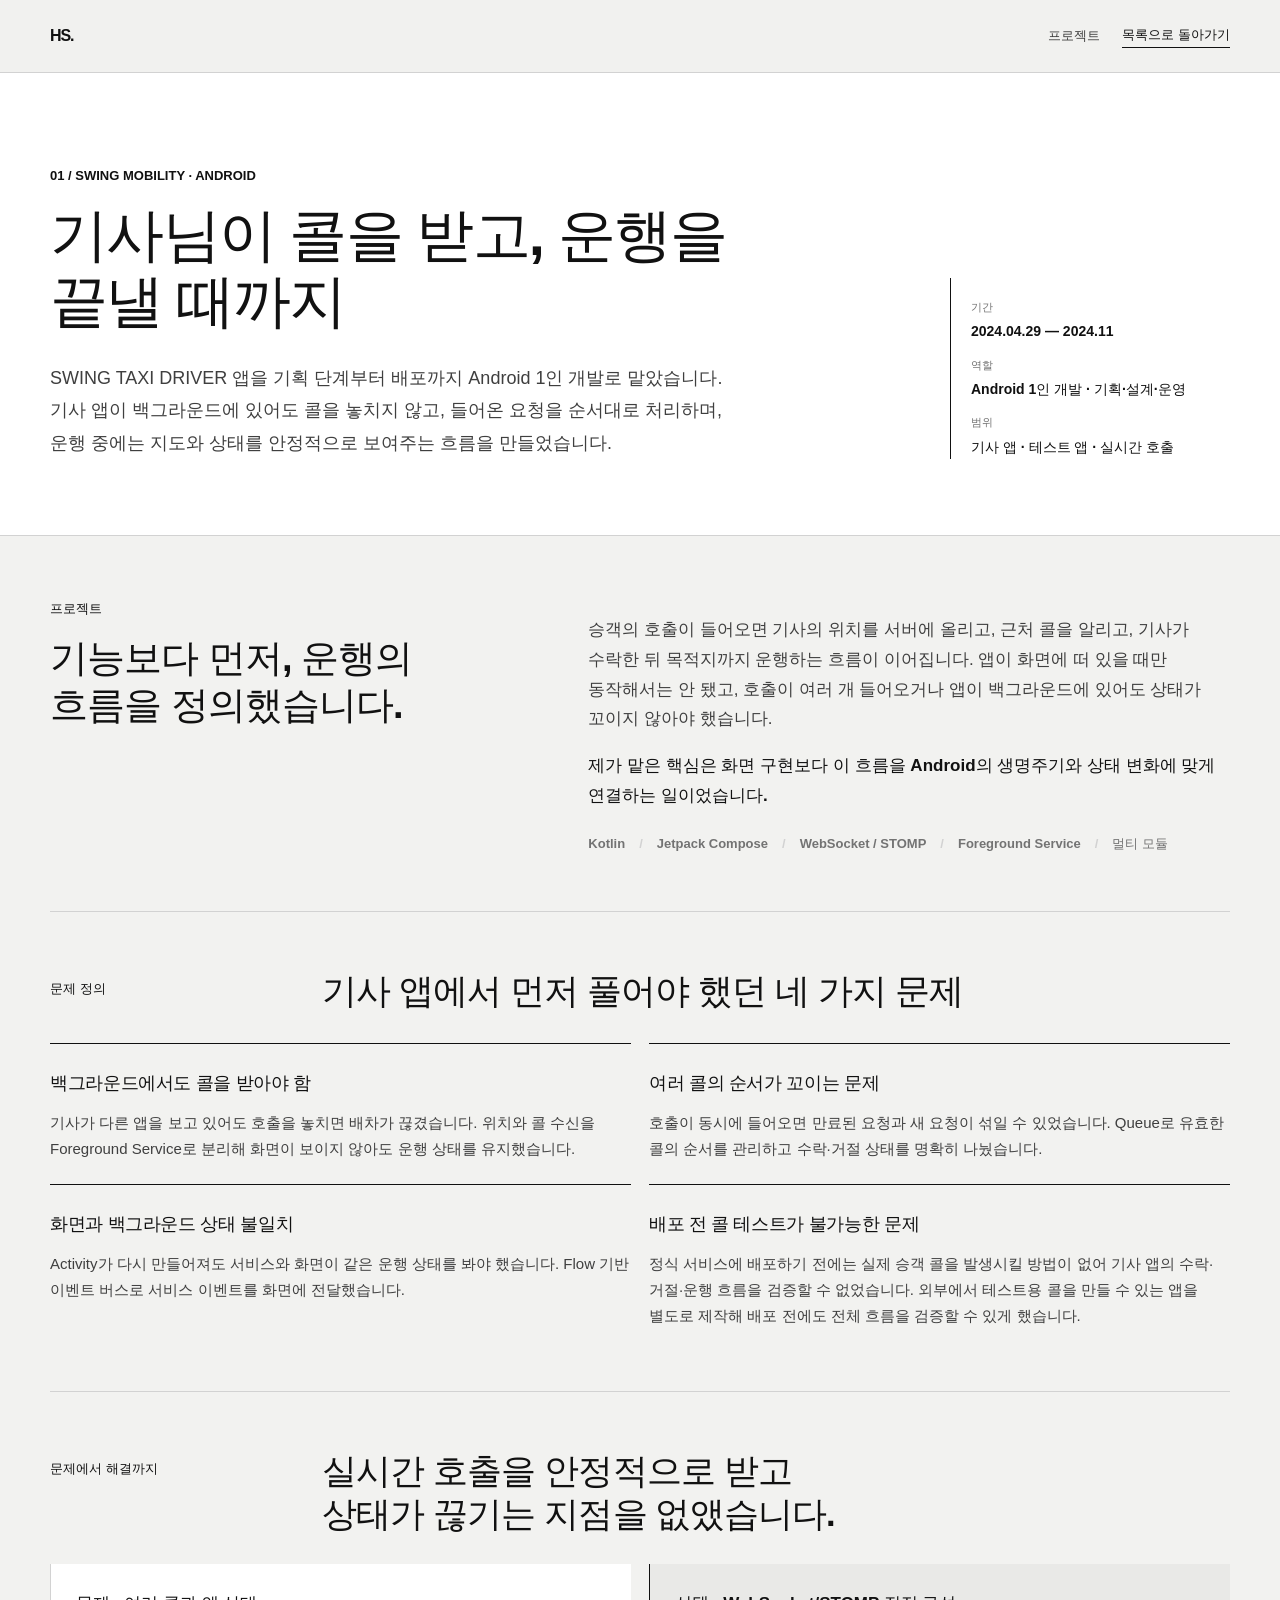
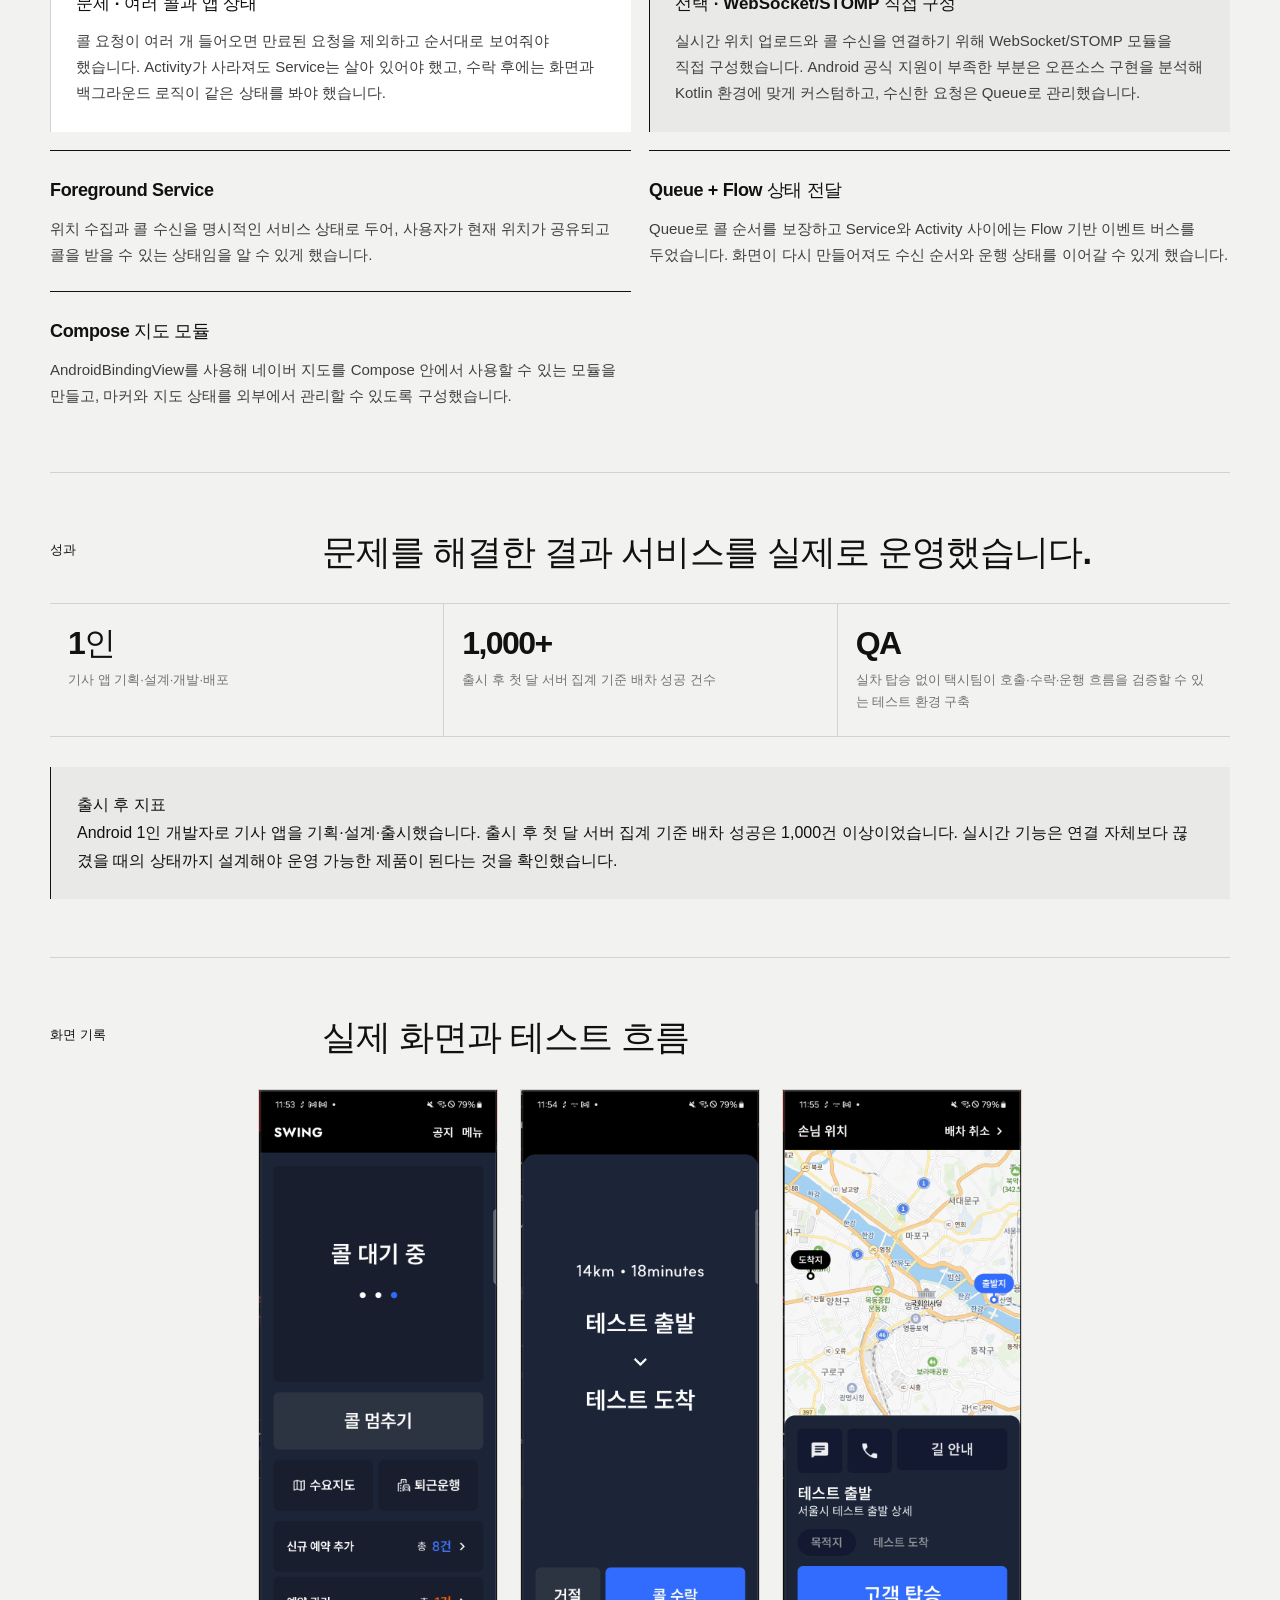
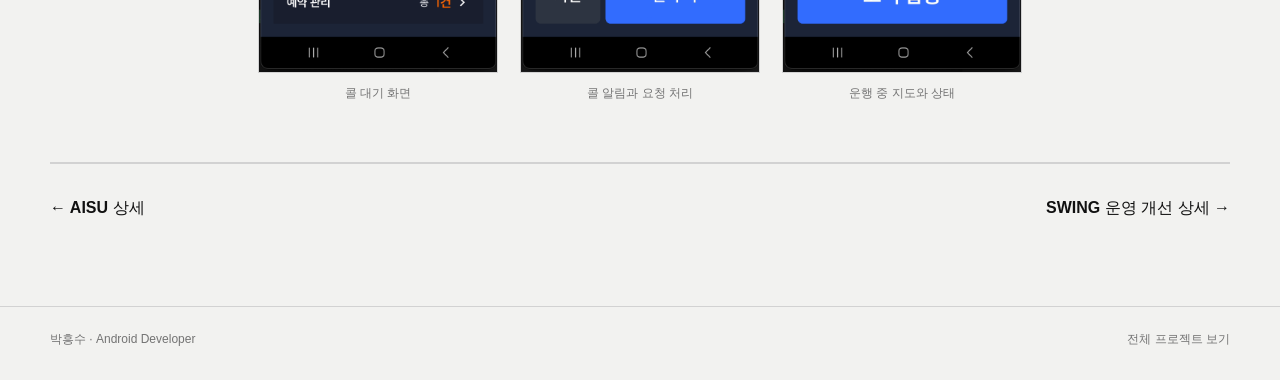
<file: projects-unslop/swing-taxi.html>
<!doctype html>
<html lang="ko">
<head>
  <meta charset="utf-8">
  <meta name="viewport" content="width=device-width, initial-scale=1">
  <meta name="description" content="SWING TAXI DRIVER Android 앱 프로젝트 상세 — 박흥수">
  <title>SWING TAXI DRIVER | 박흥수</title>
  <link rel="stylesheet" href="project-detail.css">
</head>
<body>
  <header class="site-header">
    <nav class="nav wrap" aria-label="주요 메뉴">
      <a class="brand" href="../index.html#top">HS<span>.</span></a>
      <div class="nav-links"><a href="../index.html#work">프로젝트</a><a class="back-link" href="../index.html#work">목록으로 돌아가기</a></div>
    </nav>
  </header>

  <main>
    <section class="hero">
      <div class="hero-grid wrap">
        <div>
          <p class="eyebrow">01 / SWING MOBILITY · ANDROID</p>
          <h1>기사님이 콜을 받고, 운행을 끝낼 때까지</h1>
          <p class="hero-copy">SWING TAXI DRIVER 앱을 기획 단계부터 배포까지 Android 1인 개발로 맡았습니다. 기사 앱이 백그라운드에 있어도 콜을 놓치지 않고, 들어온 요청을 순서대로 처리하며, 운행 중에는 지도와 상태를 안정적으로 보여주는 흐름을 만들었습니다.</p>
        </div>
        <dl class="hero-meta">
          <dt>기간</dt><dd>2024.04.29 — 2024.11</dd>
          <dt>역할</dt><dd>Android 1인 개발 · 기획·설계·운영</dd>
          <dt>범위</dt><dd>기사 앱 · 테스트 앱 · 실시간 호출</dd>
        </dl>
      </div>
    </section>

    <div class="page">
      <section class="intro-grid wrap">
        <div><p class="section-label">프로젝트</p><h2>기능보다 먼저, 운행의 흐름을 정의했습니다.</h2></div>
        <div class="intro-copy">
          <p>승객의 호출이 들어오면 기사의 위치를 서버에 올리고, 근처 콜을 알리고, 기사가 수락한 뒤 목적지까지 운행하는 흐름이 이어집니다. 앱이 화면에 떠 있을 때만 동작해서는 안 됐고, 호출이 여러 개 들어오거나 앱이 백그라운드에 있어도 상태가 꼬이지 않아야 했습니다.</p>
          <p><strong>제가 맡은 핵심은 화면 구현보다 이 흐름을 Android의 생명주기와 상태 변화에 맞게 연결하는 일이었습니다.</strong></p>
          <div class="tags"><span>Kotlin</span><span>Jetpack Compose</span><span>WebSocket / STOMP</span><span>Foreground Service</span><span>멀티 모듈</span></div>
        </div>
      </section>

      <section class="section wrap">
        <div class="section-heading"><p class="section-label">문제 정의</p><h2>기사 앱에서 먼저 풀어야 했던 네 가지 문제</h2></div>
        <div class="detail-grid">
          <article class="detail-card"><h3>백그라운드에서도 콜을 받아야 함</h3><p>기사가 다른 앱을 보고 있어도 호출을 놓치면 배차가 끊겼습니다. 위치와 콜 수신을 Foreground Service로 분리해 화면이 보이지 않아도 운행 상태를 유지했습니다.</p></article>
          <article class="detail-card"><h3>여러 콜의 순서가 꼬이는 문제</h3><p>호출이 동시에 들어오면 만료된 요청과 새 요청이 섞일 수 있었습니다. Queue로 유효한 콜의 순서를 관리하고 수락·거절 상태를 명확히 나눴습니다.</p></article>
          <article class="detail-card"><h3>화면과 백그라운드 상태 불일치</h3><p>Activity가 다시 만들어져도 서비스와 화면이 같은 운행 상태를 봐야 했습니다. Flow 기반 이벤트 버스로 서비스 이벤트를 화면에 전달했습니다.</p></article>
          <article class="detail-card"><h3>배포 전 콜 테스트가 불가능한 문제</h3><p>정식 서비스에 배포하기 전에는 실제 승객 콜을 발생시킬 방법이 없어 기사 앱의 수락·거절·운행 흐름을 검증할 수 없었습니다. 외부에서 테스트용 콜을 만들 수 있는 앱을 별도로 제작해 배포 전에도 전체 흐름을 검증할 수 있게 했습니다.</p></article>
        </div>
      </section>

      <section class="section wrap">
        <div class="section-heading"><p class="section-label">문제에서 해결까지</p><h2>실시간 호출을 안정적으로 받고 상태가 끊기는 지점을 없앴습니다.</h2></div>
        <div class="problem">
          <div><h3>문제 · 여러 콜과 앱 상태</h3><p>콜 요청이 여러 개 들어오면 만료된 요청을 제외하고 순서대로 보여줘야 했습니다. Activity가 사라져도 Service는 살아 있어야 했고, 수락 후에는 화면과 백그라운드 로직이 같은 상태를 봐야 했습니다.</p></div>
          <div><h3>선택 · WebSocket/STOMP 직접 구성</h3><p>실시간 위치 업로드와 콜 수신을 연결하기 위해 WebSocket/STOMP 모듈을 직접 구성했습니다. Android 공식 지원이 부족한 부분은 오픈소스 구현을 분석해 Kotlin 환경에 맞게 커스텀하고, 수신한 요청은 Queue로 관리했습니다.</p></div>
        </div>
        <div class="detail-grid" style="margin-top:18px">
          <article class="detail-card"><h3>Foreground Service</h3><p>위치 수집과 콜 수신을 명시적인 서비스 상태로 두어, 사용자가 현재 위치가 공유되고 콜을 받을 수 있는 상태임을 알 수 있게 했습니다.</p></article>
          <article class="detail-card"><h3>Queue + Flow 상태 전달</h3><p>Queue로 콜 순서를 보장하고 Service와 Activity 사이에는 Flow 기반 이벤트 버스를 두었습니다. 화면이 다시 만들어져도 수신 순서와 운행 상태를 이어갈 수 있게 했습니다.</p></article>
          <article class="detail-card"><h3>Compose 지도 모듈</h3><p>AndroidBindingView를 사용해 네이버 지도를 Compose 안에서 사용할 수 있는 모듈을 만들고, 마커와 지도 상태를 외부에서 관리할 수 있도록 구성했습니다.</p></article>
        </div>
      </section>

      <section class="section wrap">
        <div class="section-heading"><p class="section-label">성과</p><h2>문제를 해결한 결과 서비스를 실제로 운영했습니다.</h2></div>
        <div class="stat-grid">
          <div class="stat"><strong>1인</strong><span>기사 앱 기획·설계·개발·배포</span></div>
          <div class="stat"><strong>1,000+</strong><span>출시 후 첫 달 서버 집계 기준 배차 성공 건수</span></div>
          <div class="stat"><strong>QA</strong><span>실차 탑승 없이 택시팀이 호출·수락·운행 흐름을 검증할 수 있는 테스트 환경 구축</span></div>
        </div>
        <div class="callout"><strong>출시 후 지표</strong><br>Android 1인 개발자로 기사 앱을 기획·설계·출시했습니다. 출시 후 첫 달 서버 집계 기준 배차 성공은 1,000건 이상이었습니다. 실시간 기능은 연결 자체보다 끊겼을 때의 상태까지 설계해야 운영 가능한 제품이 된다는 것을 확인했습니다.</div>
      </section>

      <section class="section wrap">
        <div class="section-heading"><p class="section-label">화면 기록</p><h2>실제 화면과 테스트 흐름</h2></div>
        <div class="gallery">
          <figure><img src="assets/swing-taxi/call-waiting.png" alt="SWING TAXI 콜 대기 화면"><figcaption>콜 대기 화면</figcaption></figure>
          <figure><img src="assets/swing-taxi/driver-call.png" alt="SWING TAXI 콜 알림 화면"><figcaption>콜 알림과 요청 처리</figcaption></figure>
          <figure><img src="assets/swing-taxi/ride-map.png" alt="SWING TAXI 운행 지도 화면"><figcaption>운행 중 지도와 상태</figcaption></figure>
        </div>
      </section>

      <nav class="next-project wrap" aria-label="다음 프로젝트">
        <a href="aisu.html">← AISU 상세</a><a href="swing-ops.html">SWING 운영 개선 상세 →</a>
      </nav>
    </div>
  </main>
  <footer class="footer"><div class="footer-inner wrap"><span>박흥수 · Android Developer</span><span><a href="../index.html#work">전체 프로젝트 보기</a></span></div></footer>
  <script>
    document.querySelectorAll('.intro-grid h2 br, .section-heading h2 br').forEach((breakEl) => breakEl.replaceWith(' '));
    if (window.matchMedia('(max-width: 560px)').matches) document.querySelectorAll('.hero h1 br').forEach((breakEl) => breakEl.replaceWith(' '));
  </script>
</body>
</html>
</file>
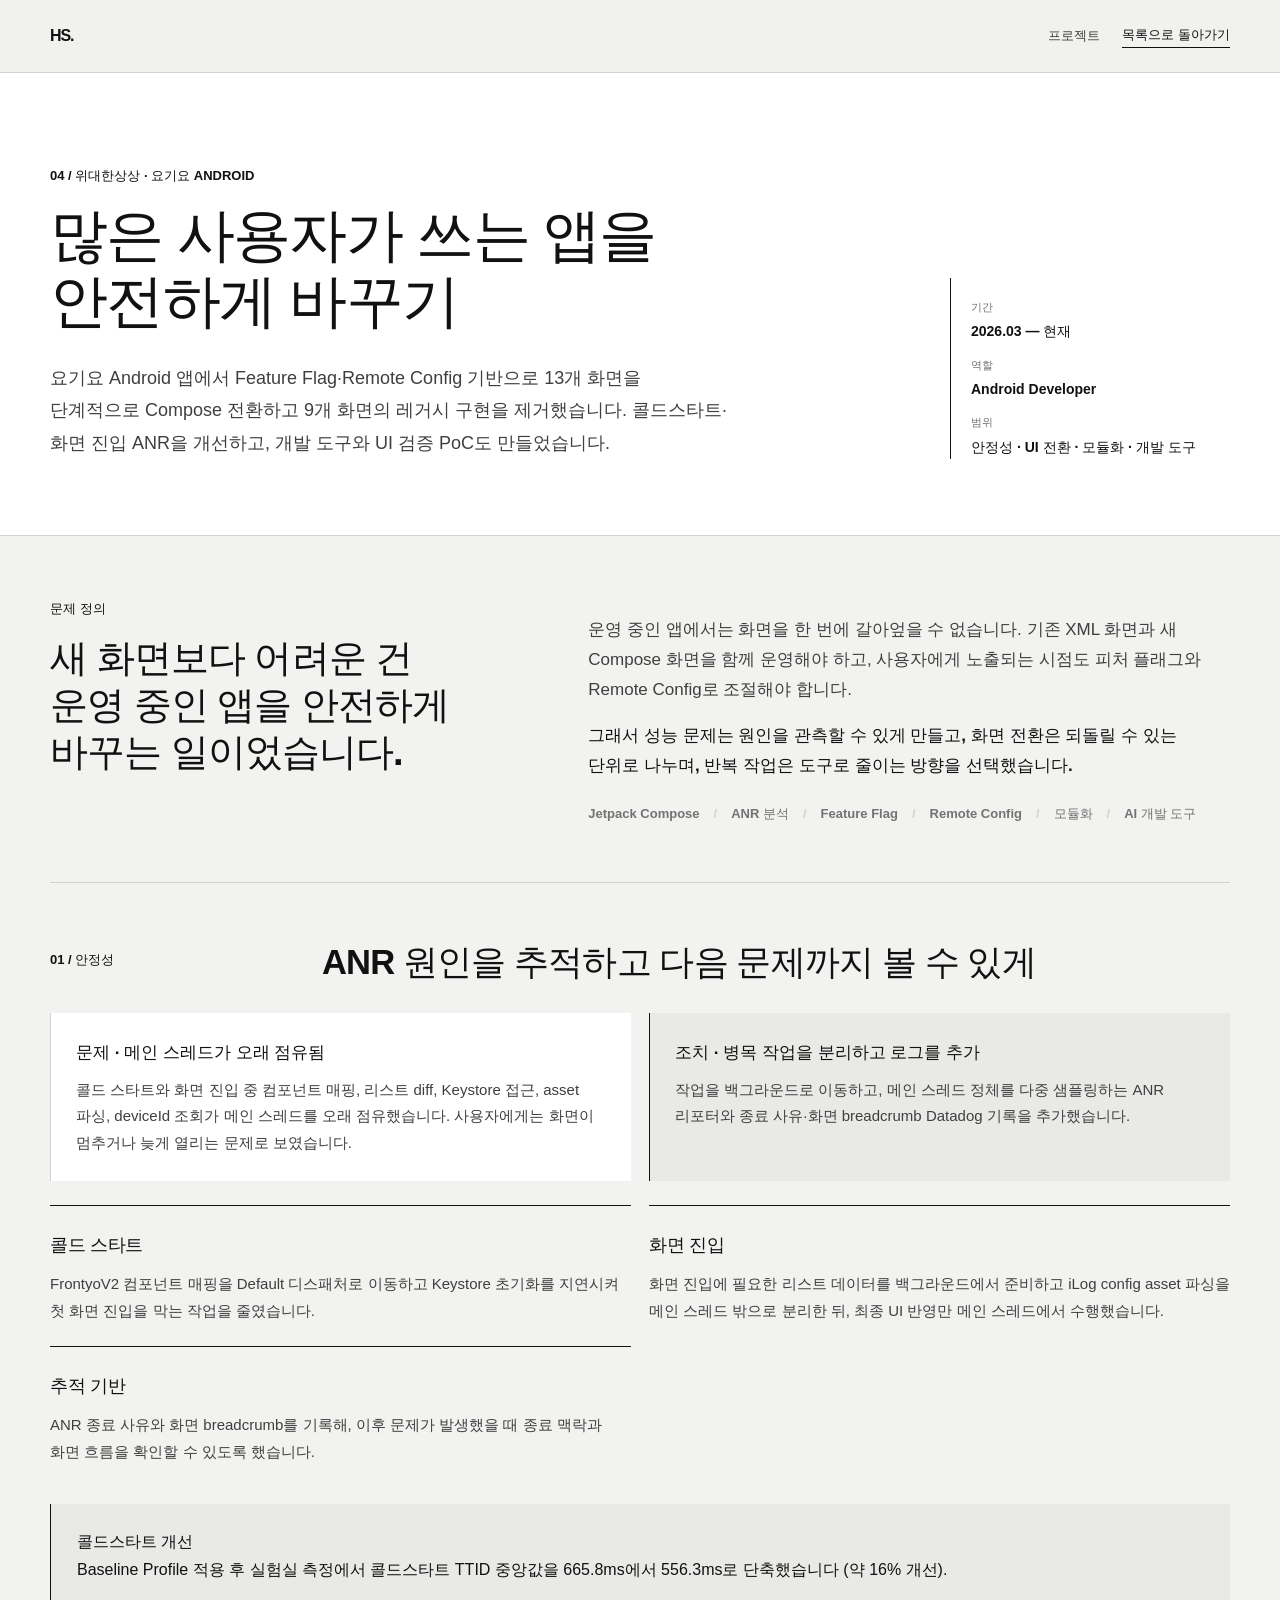
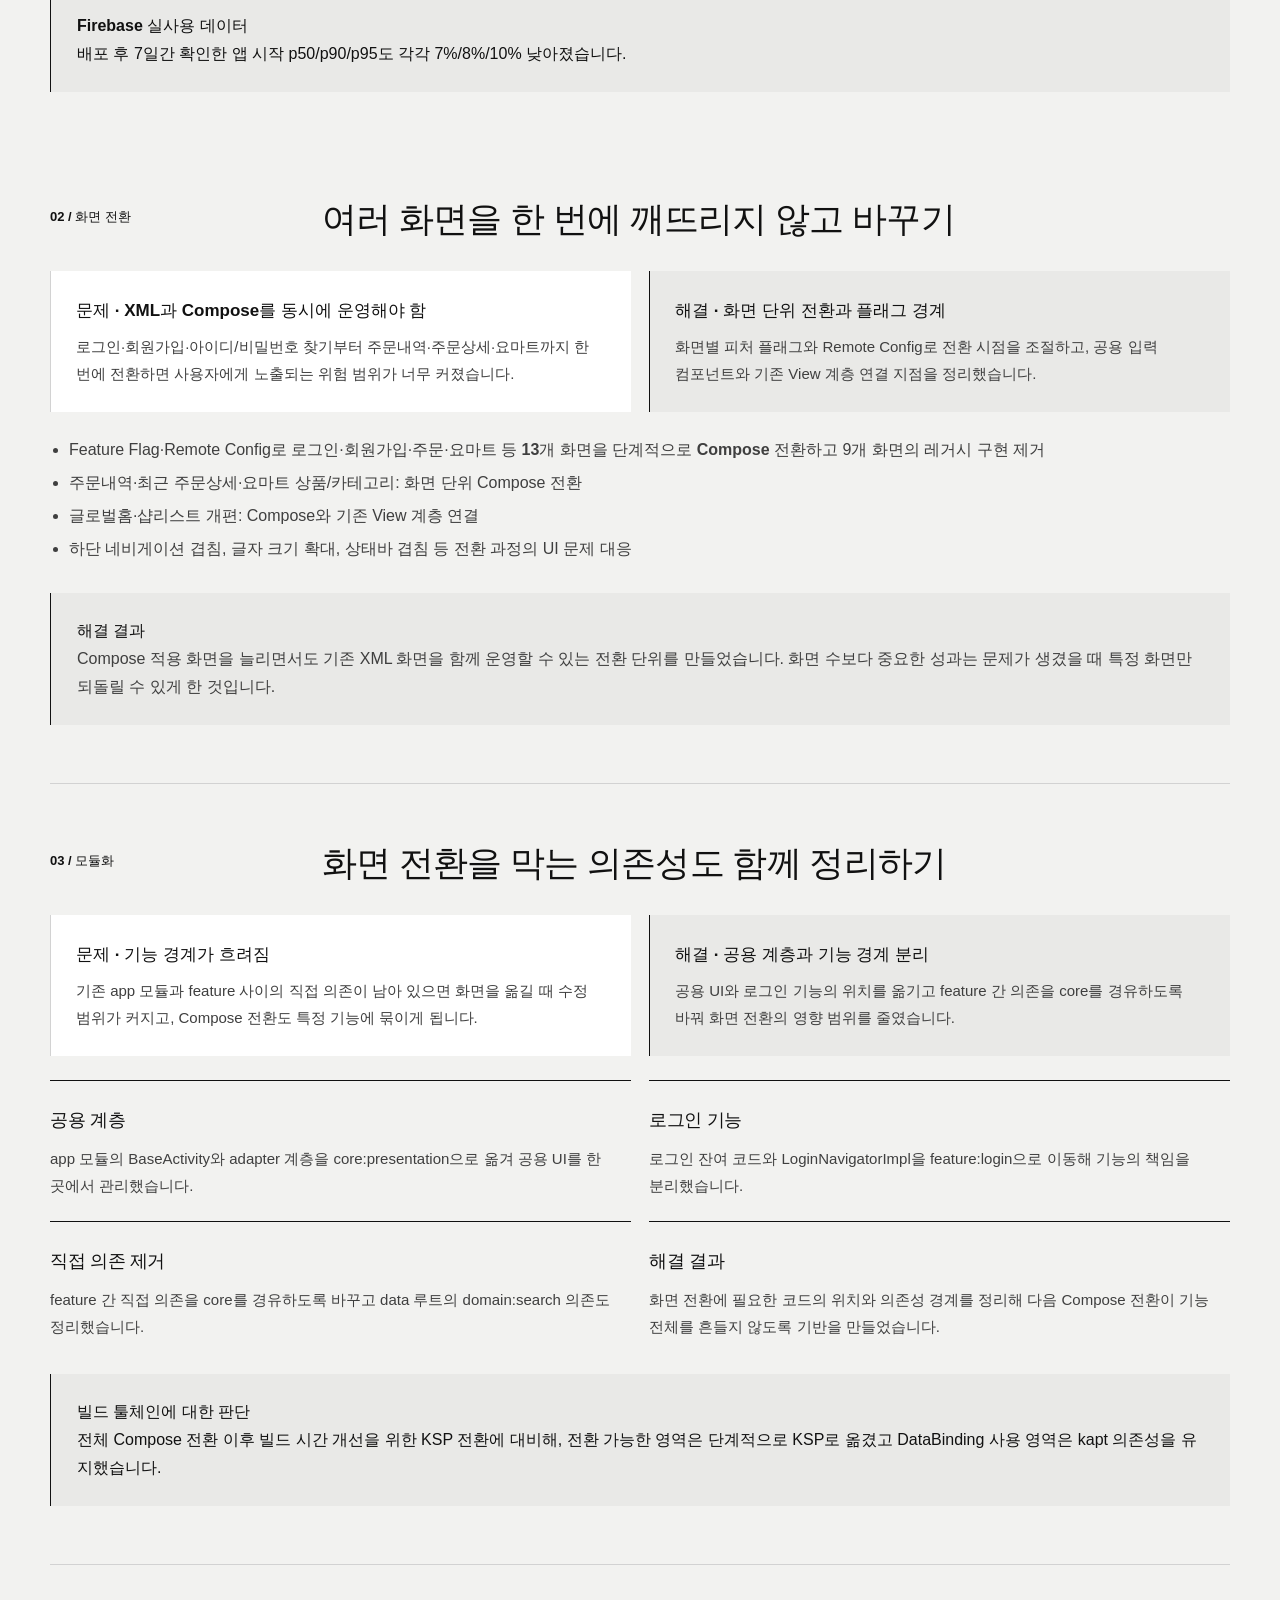
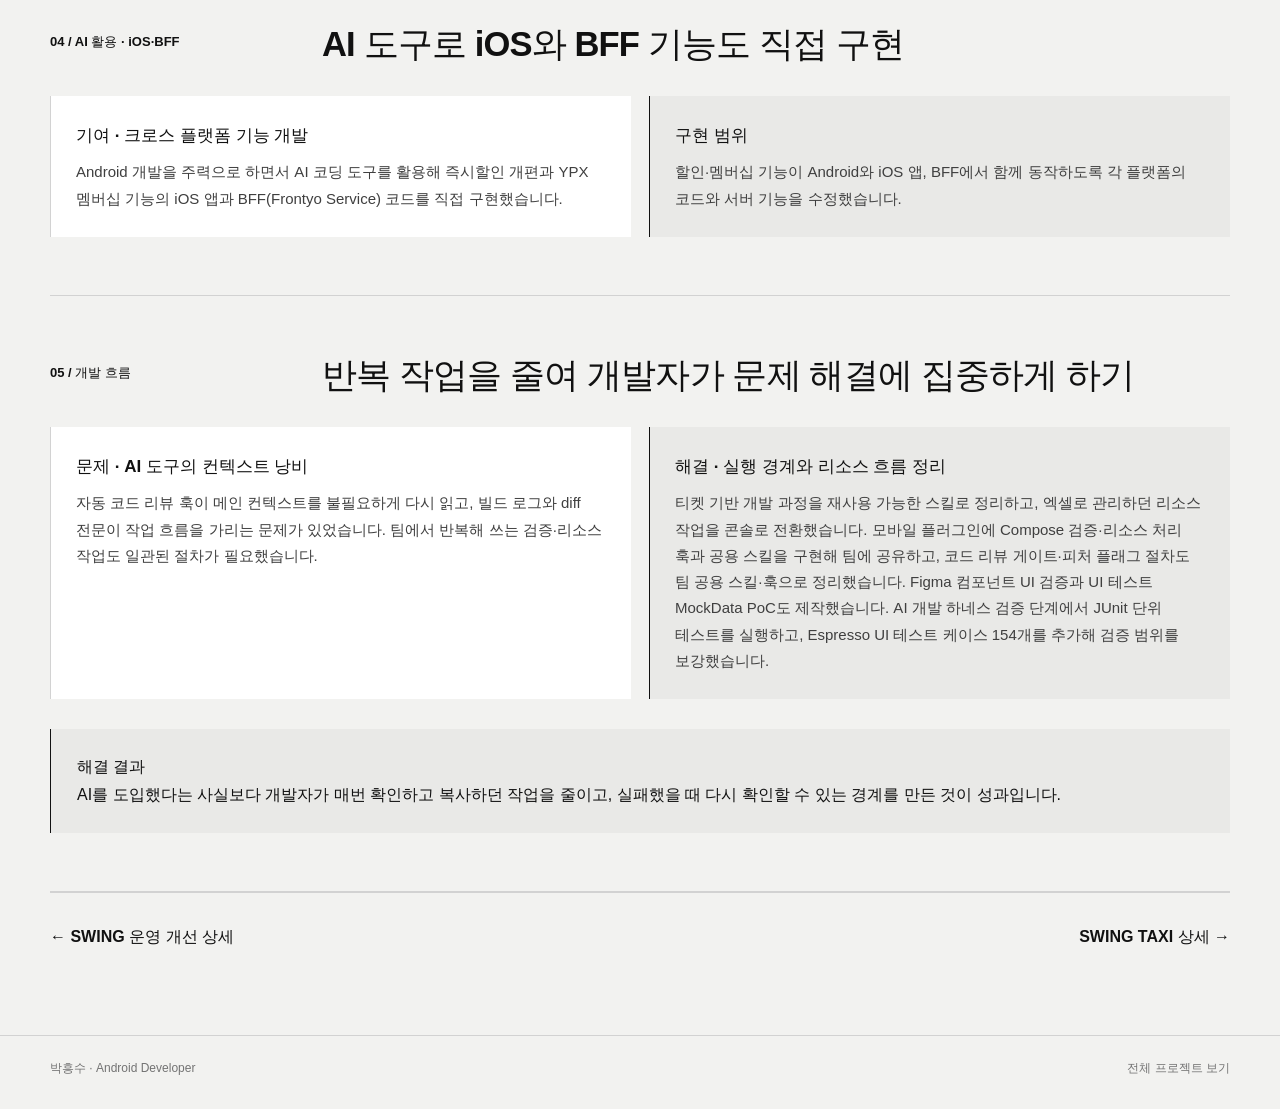
<file: projects-unslop/yogiyo.html>
<!doctype html>
<html lang="ko">
<head>
  <meta charset="utf-8">
  <meta name="viewport" content="width=device-width, initial-scale=1">
  <meta name="description" content="요기요 Android 프로젝트 상세 — 박흥수">
  <title>요기요 Android | 박흥수</title>
  <link rel="stylesheet" href="project-detail.css">
</head>
<body>
  <header class="site-header"><nav class="nav wrap" aria-label="주요 메뉴"><a class="brand" href="../index.html#top">HS<span>.</span></a><div class="nav-links"><a href="../index.html#work">프로젝트</a><a class="back-link" href="../index.html#work">목록으로 돌아가기</a></div></nav></header>
  <main>
    <section class="hero"><div class="hero-grid wrap"><div><p class="eyebrow">04 / 위대한상상 · 요기요 ANDROID</p><h1>많은 사용자가 쓰는 앱을<br>안전하게 바꾸기</h1><p class="hero-copy">요기요 Android 앱에서 Feature Flag·Remote Config 기반으로 13개 화면을 단계적으로 Compose 전환하고 9개 화면의 레거시 구현을 제거했습니다. 콜드스타트·화면 진입 ANR을 개선하고, 개발 도구와 UI 검증 PoC도 만들었습니다.</p></div><dl class="hero-meta"><dt>기간</dt><dd>2026.03 — 현재</dd><dt>역할</dt><dd>Android Developer</dd><dt>범위</dt><dd>안정성 · UI 전환 · 모듈화 · 개발 도구</dd></dl></div></section>
    <div class="page">
      <section class="intro-grid wrap"><div><p class="section-label">문제 정의</p><h2>새 화면보다 어려운 건<br>운영 중인 앱을 안전하게 바꾸는 일이었습니다.</h2></div><div class="intro-copy"><p>운영 중인 앱에서는 화면을 한 번에 갈아엎을 수 없습니다. 기존 XML 화면과 새 Compose 화면을 함께 운영해야 하고, 사용자에게 노출되는 시점도 피처 플래그와 Remote Config로 조절해야 합니다.</p><p><strong>그래서 성능 문제는 원인을 관측할 수 있게 만들고, 화면 전환은 되돌릴 수 있는 단위로 나누며, 반복 작업은 도구로 줄이는 방향을 선택했습니다.</strong></p><div class="tags"><span>Jetpack Compose</span><span>ANR 분석</span><span>Feature Flag</span><span>Remote Config</span><span>모듈화</span><span>AI 개발 도구</span></div></div></section>
      <section class="section wrap"><div class="section-heading"><p class="section-label">01 / 안정성</p><h2>ANR 원인을 추적하고<br>다음 문제까지 볼 수 있게</h2></div><div class="problem"><div><h3>문제 · 메인 스레드가 오래 점유됨</h3><p>콜드 스타트와 화면 진입 중 컴포넌트 매핑, 리스트 diff, Keystore 접근, asset 파싱, deviceId 조회가 메인 스레드를 오래 점유했습니다. 사용자에게는 화면이 멈추거나 늦게 열리는 문제로 보였습니다.</p></div><div><h3>조치 · 병목 작업을 분리하고 로그를 추가</h3><p>작업을 백그라운드로 이동하고, 메인 스레드 정체를 다중 샘플링하는 ANR 리포터와 종료 사유·화면 breadcrumb Datadog 기록을 추가했습니다.</p></div></div><div class="detail-grid" style="margin-top:24px"><article class="detail-card"><h3>콜드 스타트</h3><p>FrontyoV2 컴포넌트 매핑을 Default 디스패처로 이동하고 Keystore 초기화를 지연시켜 첫 화면 진입을 막는 작업을 줄였습니다.</p></article><article class="detail-card"><h3>화면 진입</h3><p>화면 진입에 필요한 리스트 데이터를 백그라운드에서 준비하고 iLog config asset 파싱을 메인 스레드 밖으로 분리한 뒤, 최종 UI 반영만 메인 스레드에서 수행했습니다.</p></article><article class="detail-card"><h3>추적 기반</h3><p>ANR 종료 사유와 화면 breadcrumb를 기록해, 이후 문제가 발생했을 때 종료 맥락과 화면 흐름을 확인할 수 있도록 했습니다.</p></article></div></section>
      <div class="callout wrap" style="margin-top:-24px;margin-bottom:48px"><strong>콜드스타트 개선</strong><br>Baseline Profile 적용 후 실험실 측정에서 콜드스타트 TTID 중앙값을 665.8ms에서 556.3ms로 단축했습니다 (약 16% 개선).<br><br><strong>Firebase 실사용 데이터</strong><br>배포 후 7일간 확인한 앱 시작 p50/p90/p95도 각각 7%/8%/10% 낮아졌습니다.</div>
      <section class="section wrap"><div class="section-heading"><p class="section-label">02 / 화면 전환</p><h2>여러 화면을<br>한 번에 깨뜨리지 않고 바꾸기</h2></div><div class="problem"><div><h3>문제 · XML과 Compose를 동시에 운영해야 함</h3><p>로그인·회원가입·아이디/비밀번호 찾기부터 주문내역·주문상세·요마트까지 한 번에 전환하면 사용자에게 노출되는 위험 범위가 너무 커졌습니다.</p></div><div><h3>해결 · 화면 단위 전환과 플래그 경계</h3><p>화면별 피처 플래그와 Remote Config로 전환 시점을 조절하고, 공용 입력 컴포넌트와 기존 View 계층 연결 지점을 정리했습니다.</p></div></div><div class="body-copy" style="margin-top:24px"><ul><li>Feature Flag·Remote Config로 로그인·회원가입·주문·요마트 등 <strong>13개 화면을 단계적으로 Compose 전환</strong>하고 9개 화면의 레거시 구현 제거</li><li>주문내역·최근 주문상세·요마트 상품/카테고리: 화면 단위 Compose 전환</li><li>글로벌홈·샵리스트 개편: Compose와 기존 View 계층 연결</li><li>하단 네비게이션 겹침, 글자 크기 확대, 상태바 겹침 등 전환 과정의 UI 문제 대응</li></ul><div class="callout"><strong>해결 결과</strong><br>Compose 적용 화면을 늘리면서도 기존 XML 화면을 함께 운영할 수 있는 전환 단위를 만들었습니다. 화면 수보다 중요한 성과는 문제가 생겼을 때 특정 화면만 되돌릴 수 있게 한 것입니다.</div></div></section>
<section class="section wrap"><div class="section-heading"><p class="section-label">03 / 모듈화</p><h2>화면 전환을 막는 의존성도<br>함께 정리하기</h2></div><div class="problem"><div><h3>문제 · 기능 경계가 흐려짐</h3><p>기존 app 모듈과 feature 사이의 직접 의존이 남아 있으면 화면을 옮길 때 수정 범위가 커지고, Compose 전환도 특정 기능에 묶이게 됩니다.</p></div><div><h3>해결 · 공용 계층과 기능 경계 분리</h3><p>공용 UI와 로그인 기능의 위치를 옮기고 feature 간 의존을 core를 경유하도록 바꿔 화면 전환의 영향 범위를 줄였습니다.</p></div></div><div class="detail-grid" style="margin-top:24px"><article class="detail-card"><h3>공용 계층</h3><p>app 모듈의 BaseActivity와 adapter 계층을 core:presentation으로 옮겨 공용 UI를 한 곳에서 관리했습니다.</p></article><article class="detail-card"><h3>로그인 기능</h3><p>로그인 잔여 코드와 LoginNavigatorImpl을 feature:login으로 이동해 기능의 책임을 분리했습니다.</p></article><article class="detail-card"><h3>직접 의존 제거</h3><p>feature 간 직접 의존을 core를 경유하도록 바꾸고 data 루트의 domain:search 의존도 정리했습니다.</p></article><article class="detail-card"><h3>해결 결과</h3><p>화면 전환에 필요한 코드의 위치와 의존성 경계를 정리해 다음 Compose 전환이 기능 전체를 흔들지 않도록 기반을 만들었습니다.</p></article></div><div class="callout"><strong>빌드 툴체인에 대한 판단</strong><br>전체 Compose 전환 이후 빌드 시간 개선을 위한 KSP 전환에 대비해, 전환 가능한 영역은 단계적으로 KSP로 옮겼고 DataBinding 사용 영역은 kapt 의존성을 유지했습니다.</div></section>
      <section class="section wrap"><div class="section-heading"><p class="section-label">04 / AI 활용 · iOS·BFF</p><h2>AI 도구로 iOS와 BFF 기능도 직접 구현</h2></div><div class="problem"><div><h3>기여 · 크로스 플랫폼 기능 개발</h3><p>Android 개발을 주력으로 하면서 AI 코딩 도구를 활용해 즉시할인 개편과 YPX 멤버십 기능의 iOS 앱과 BFF(Frontyo Service) 코드를 직접 구현했습니다.</p></div><div><h3>구현 범위</h3><p>할인·멤버십 기능이 Android와 iOS 앱, BFF에서 함께 동작하도록 각 플랫폼의 코드와 서버 기능을 수정했습니다.</p></div></div></section>
      <section class="section wrap"><div class="section-heading"><p class="section-label">05 / 개발 흐름</p><h2>반복 작업을 줄여<br>개발자가 문제 해결에 집중하게 하기</h2></div><div class="problem"><div><h3>문제 · AI 도구의 컨텍스트 낭비</h3><p>자동 코드 리뷰 훅이 메인 컨텍스트를 불필요하게 다시 읽고, 빌드 로그와 diff 전문이 작업 흐름을 가리는 문제가 있었습니다. 팀에서 반복해 쓰는 검증·리소스 작업도 일관된 절차가 필요했습니다.</p></div><div><h3>해결 · 실행 경계와 리소스 흐름 정리</h3><p>티켓 기반 개발 과정을 재사용 가능한 스킬로 정리하고, 엑셀로 관리하던 리소스 작업을 콘솔로 전환했습니다. 모바일 플러그인에 Compose 검증·리소스 처리 훅과 공용 스킬을 구현해 팀에 공유하고, 코드 리뷰 게이트·피처 플래그 절차도 팀 공용 스킬·훅으로 정리했습니다. Figma 컴포넌트 UI 검증과 UI 테스트 MockData PoC도 제작했습니다. AI 개발 하네스 검증 단계에서 JUnit 단위 테스트를 실행하고, Espresso UI 테스트 케이스 154개를 추가해 검증 범위를 보강했습니다.</p></div></div><div class="callout"><strong>해결 결과</strong><br>AI를 도입했다는 사실보다 개발자가 매번 확인하고 복사하던 작업을 줄이고, 실패했을 때 다시 확인할 수 있는 경계를 만든 것이 성과입니다.</div></section>
      <nav class="next-project wrap" aria-label="다음 프로젝트"><a href="swing-ops.html">← SWING 운영 개선 상세</a><a href="swing-taxi.html">SWING TAXI 상세 →</a></nav>
    </div>
  </main>
  <footer class="footer"><div class="footer-inner wrap"><span>박흥수 · Android Developer</span><span><a href="../index.html#work">전체 프로젝트 보기</a></span></div></footer>
  <script>
    document.querySelectorAll('.intro-grid h2 br, .section-heading h2 br').forEach((breakEl) => breakEl.replaceWith(' '));
    if (window.matchMedia('(max-width: 560px)').matches) document.querySelectorAll('.hero h1 br').forEach((breakEl) => breakEl.replaceWith(' '));
  </script>
</body>
</html>
</file>
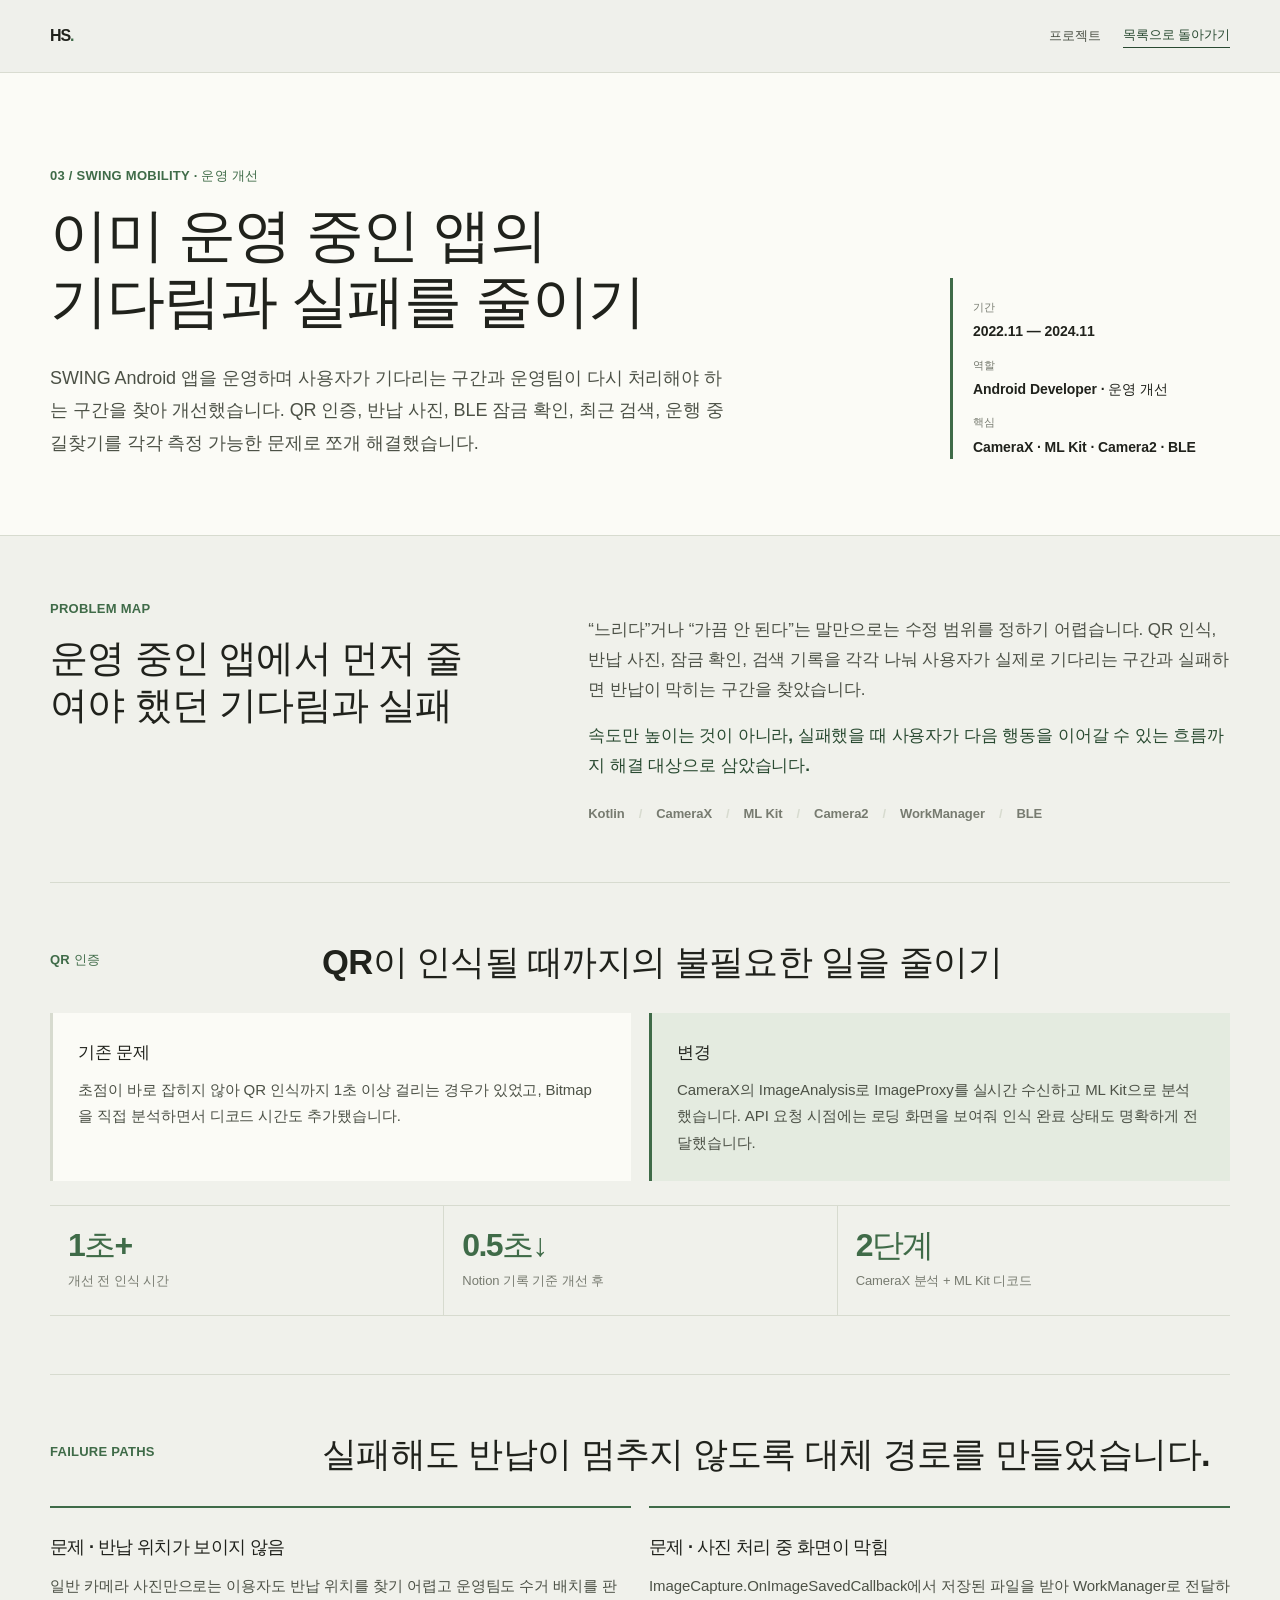
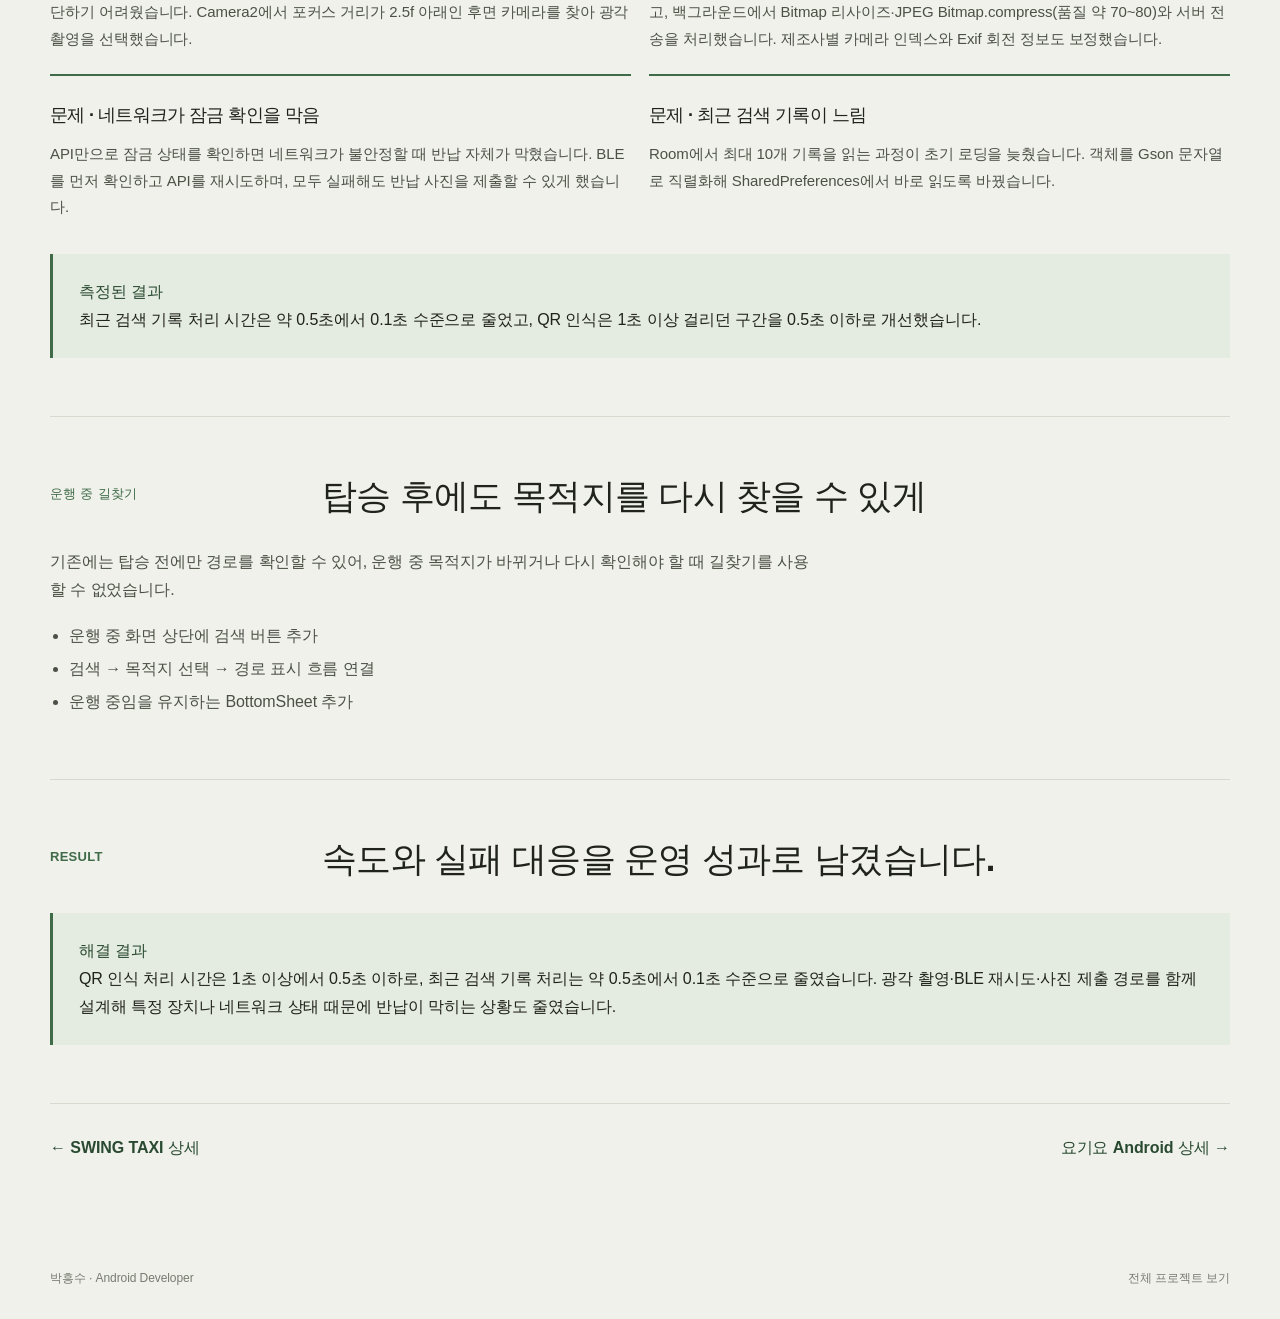
<file: projects/swing-ops.html>
<!doctype html>
<html lang="ko">
<head>
  <meta charset="utf-8">
  <meta name="viewport" content="width=device-width, initial-scale=1">
  <meta name="description" content="SWING 운영 개선 프로젝트 상세 — 박흥수">
  <title>SWING 운영 개선 | 박흥수</title>
  <link rel="stylesheet" href="project-detail.css">
</head>
<body>
  <header class="site-header"><nav class="nav wrap" aria-label="주요 메뉴"><a class="brand" href="../index.html#top">HS<span>.</span></a><div class="nav-links"><a href="../index.html#work">프로젝트</a><a class="back-link" href="../index.html#work">목록으로 돌아가기</a></div></nav></header>
  <main>
    <section class="hero"><div class="hero-grid wrap"><div><p class="eyebrow">03 / SWING MOBILITY · 운영 개선</p><h1>이미 운영 중인 앱의<br>기다림과 실패를 줄이기</h1><p class="hero-copy">SWING Android 앱을 운영하며 사용자가 기다리는 구간과 운영팀이 다시 처리해야 하는 구간을 찾아 개선했습니다. QR 인증, 반납 사진, BLE 잠금 확인, 최근 검색, 운행 중 길찾기를 각각 측정 가능한 문제로 쪼개 해결했습니다.</p></div><dl class="hero-meta"><dt>기간</dt><dd>2022.11 — 2024.11</dd><dt>역할</dt><dd>Android Developer · 운영 개선</dd><dt>핵심</dt><dd>CameraX · ML Kit · Camera2 · BLE</dd></dl></div></section>
    <div class="page">
      <section class="intro-grid wrap"><div><p class="section-label">PROBLEM MAP</p><h2>운영 중인 앱에서 먼저 줄여야 했던 기다림과 실패</h2></div><div class="intro-copy"><p>“느리다”거나 “가끔 안 된다”는 말만으로는 수정 범위를 정하기 어렵습니다. QR 인식, 반납 사진, 잠금 확인, 검색 기록을 각각 나눠 사용자가 실제로 기다리는 구간과 실패하면 반납이 막히는 구간을 찾았습니다.</p><p><strong>속도만 높이는 것이 아니라, 실패했을 때 사용자가 다음 행동을 이어갈 수 있는 흐름까지 해결 대상으로 삼았습니다.</strong></p><div class="tags"><span>Kotlin</span><span>CameraX</span><span>ML Kit</span><span>Camera2</span><span>WorkManager</span><span>BLE</span></div></div></section>
      <section class="section wrap"><div class="section-heading"><p class="section-label">QR 인증</p><h2>QR이 인식될 때까지의 불필요한 일을 줄이기</h2></div><div class="problem"><div><h3>기존 문제</h3><p>초점이 바로 잡히지 않아 QR 인식까지 1초 이상 걸리는 경우가 있었고, Bitmap을 직접 분석하면서 디코드 시간도 추가됐습니다.</p></div><div><h3>변경</h3><p>CameraX의 ImageAnalysis로 ImageProxy를 실시간 수신하고 ML Kit으로 분석했습니다. API 요청 시점에는 로딩 화면을 보여줘 인식 완료 상태도 명확하게 전달했습니다.</p></div></div><div class="stat-grid" style="margin-top:24px"><div class="stat"><strong>1초+</strong><span>개선 전 인식 시간</span></div><div class="stat"><strong>0.5초↓</strong><span>Notion 기록 기준 개선 후</span></div><div class="stat"><strong>2단계</strong><span>CameraX 분석 + ML Kit 디코드</span></div></div></section>
      <section class="section wrap"><div class="section-heading"><p class="section-label">FAILURE PATHS</p><h2>실패해도 반납이 멈추지 않도록 대체 경로를 만들었습니다.</h2></div><div class="detail-grid"><article class="detail-card"><h3>문제 · 반납 위치가 보이지 않음</h3><p>일반 카메라 사진만으로는 이용자도 반납 위치를 찾기 어렵고 운영팀도 수거 배치를 판단하기 어려웠습니다. Camera2에서 포커스 거리가 2.5f 아래인 후면 카메라를 찾아 광각 촬영을 선택했습니다.</p></article><article class="detail-card"><h3>문제 · 사진 처리 중 화면이 막힘</h3><p>ImageCapture.OnImageSavedCallback에서 저장된 파일을 받아 WorkManager로 전달하고, 백그라운드에서 Bitmap 리사이즈·JPEG Bitmap.compress(품질 약 70~80)와 서버 전송을 처리했습니다. 제조사별 카메라 인덱스와 Exif 회전 정보도 보정했습니다.</p></article><article class="detail-card"><h3>문제 · 네트워크가 잠금 확인을 막음</h3><p>API만으로 잠금 상태를 확인하면 네트워크가 불안정할 때 반납 자체가 막혔습니다. BLE를 먼저 확인하고 API를 재시도하며, 모두 실패해도 반납 사진을 제출할 수 있게 했습니다.</p></article><article class="detail-card"><h3>문제 · 최근 검색 기록이 느림</h3><p>Room에서 최대 10개 기록을 읽는 과정이 초기 로딩을 늦췄습니다. 객체를 Gson 문자열로 직렬화해 SharedPreferences에서 바로 읽도록 바꿨습니다.</p></article></div><div class="callout"><strong>측정된 결과</strong><br>최근 검색 기록 처리 시간은 약 0.5초에서 0.1초 수준으로 줄었고, QR 인식은 1초 이상 걸리던 구간을 0.5초 이하로 개선했습니다.</div></section>
      <section class="section wrap"><div class="section-heading"><p class="section-label">운행 중 길찾기</p><h2>탑승 후에도 목적지를 다시 찾을 수 있게</h2></div><div class="body-copy"><p>기존에는 탑승 전에만 경로를 확인할 수 있어, 운행 중 목적지가 바뀌거나 다시 확인해야 할 때 길찾기를 사용할 수 없었습니다.</p><ul><li>운행 중 화면 상단에 검색 버튼 추가</li><li>검색 → 목적지 선택 → 경로 표시 흐름 연결</li><li>운행 중임을 유지하는 BottomSheet 추가</li></ul></div></section>
      <section class="section wrap"><div class="section-heading"><p class="section-label">RESULT</p><h2>속도와 실패 대응을 운영 성과로 남겼습니다.</h2></div><div class="callout"><strong>해결 결과</strong><br>QR 인식 처리 시간은 1초 이상에서 0.5초 이하로, 최근 검색 기록 처리는 약 0.5초에서 0.1초 수준으로 줄였습니다. 광각 촬영·BLE 재시도·사진 제출 경로를 함께 설계해 특정 장치나 네트워크 상태 때문에 반납이 막히는 상황도 줄였습니다.</div></section>
      <nav class="next-project wrap" aria-label="다음 프로젝트"><a href="swing-taxi.html">← SWING TAXI 상세</a><a href="yogiyo.html">요기요 Android 상세 →</a></nav>
    </div>
  </main>
  <footer class="footer"><div class="footer-inner wrap"><span>박흥수 · Android Developer</span><span><a href="../index.html#work">전체 프로젝트 보기</a></span></div></footer>
  <script>
    document.querySelectorAll('.intro-grid h2 br, .section-heading h2 br').forEach((breakEl) => breakEl.replaceWith(' '));
    if (window.matchMedia('(max-width: 560px)').matches) document.querySelectorAll('.hero h1 br').forEach((breakEl) => breakEl.replaceWith(' '));
  </script>
</body>
</html>
</file>
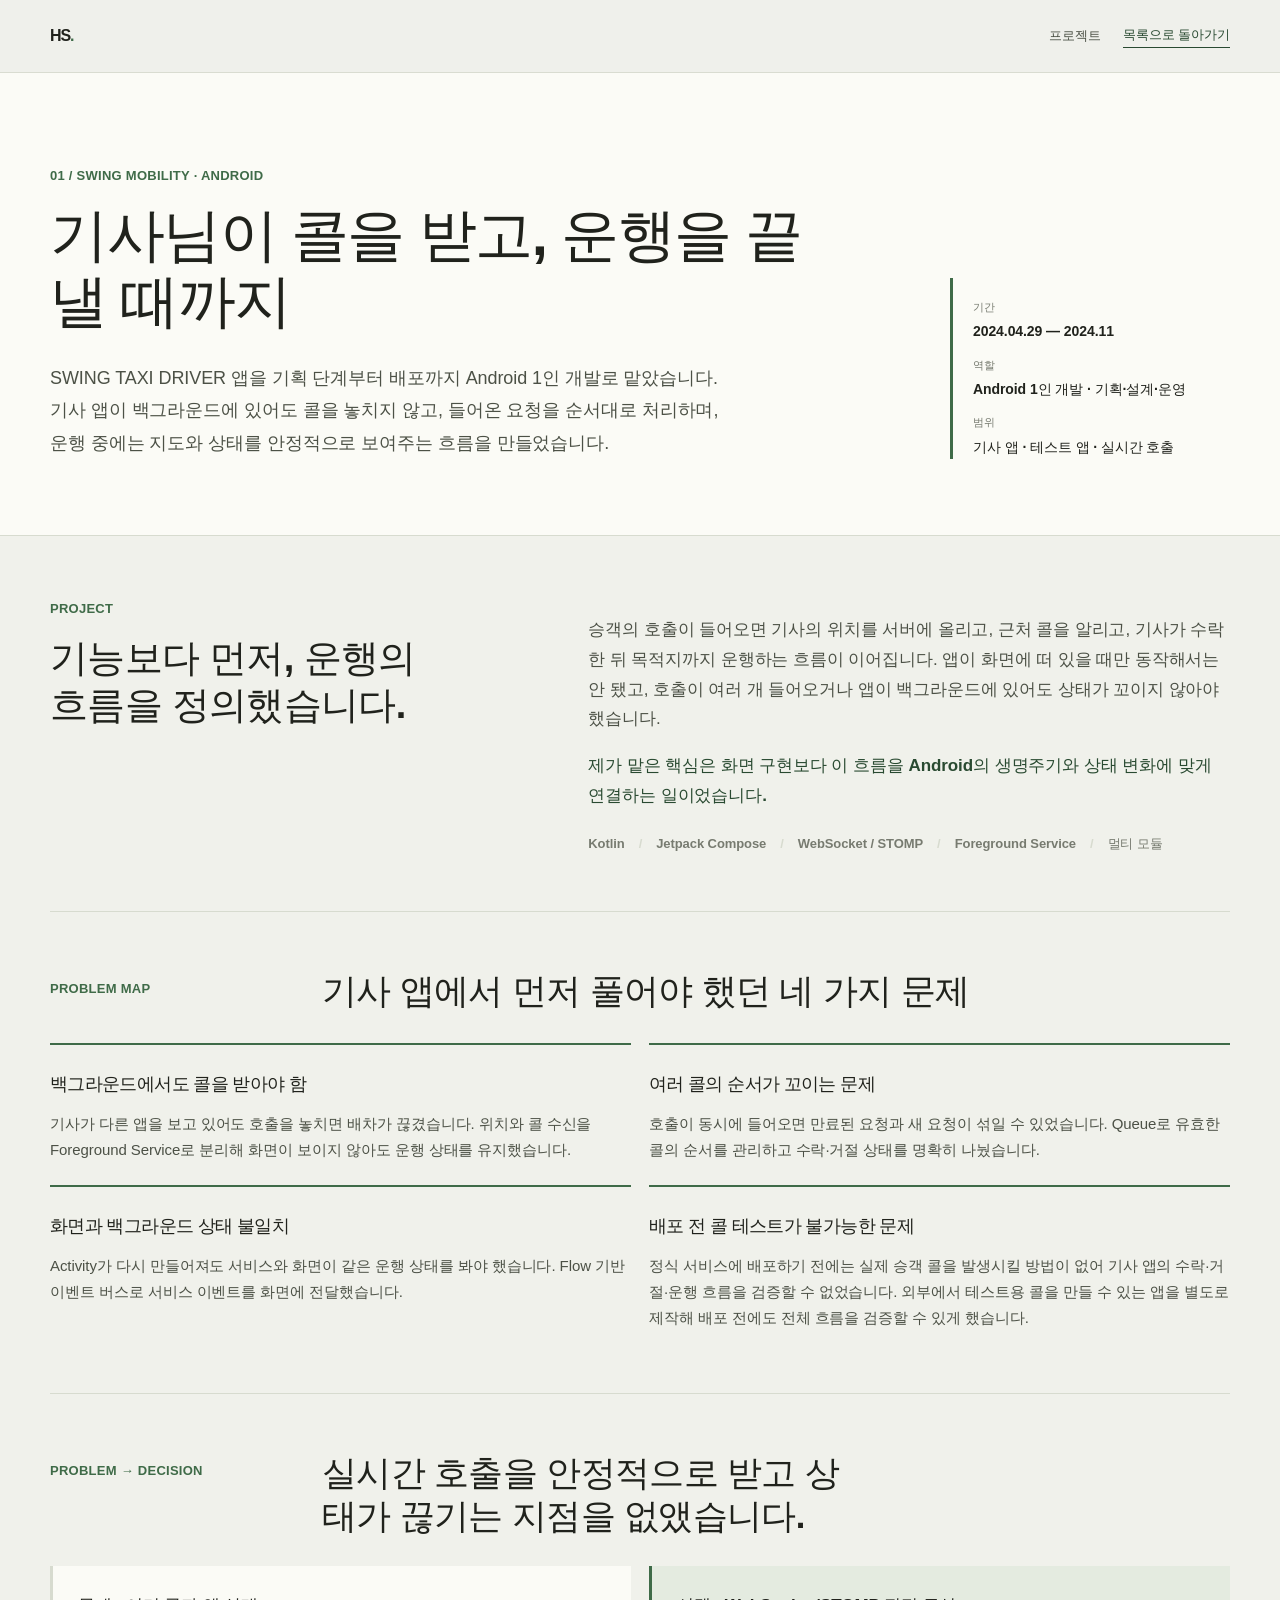
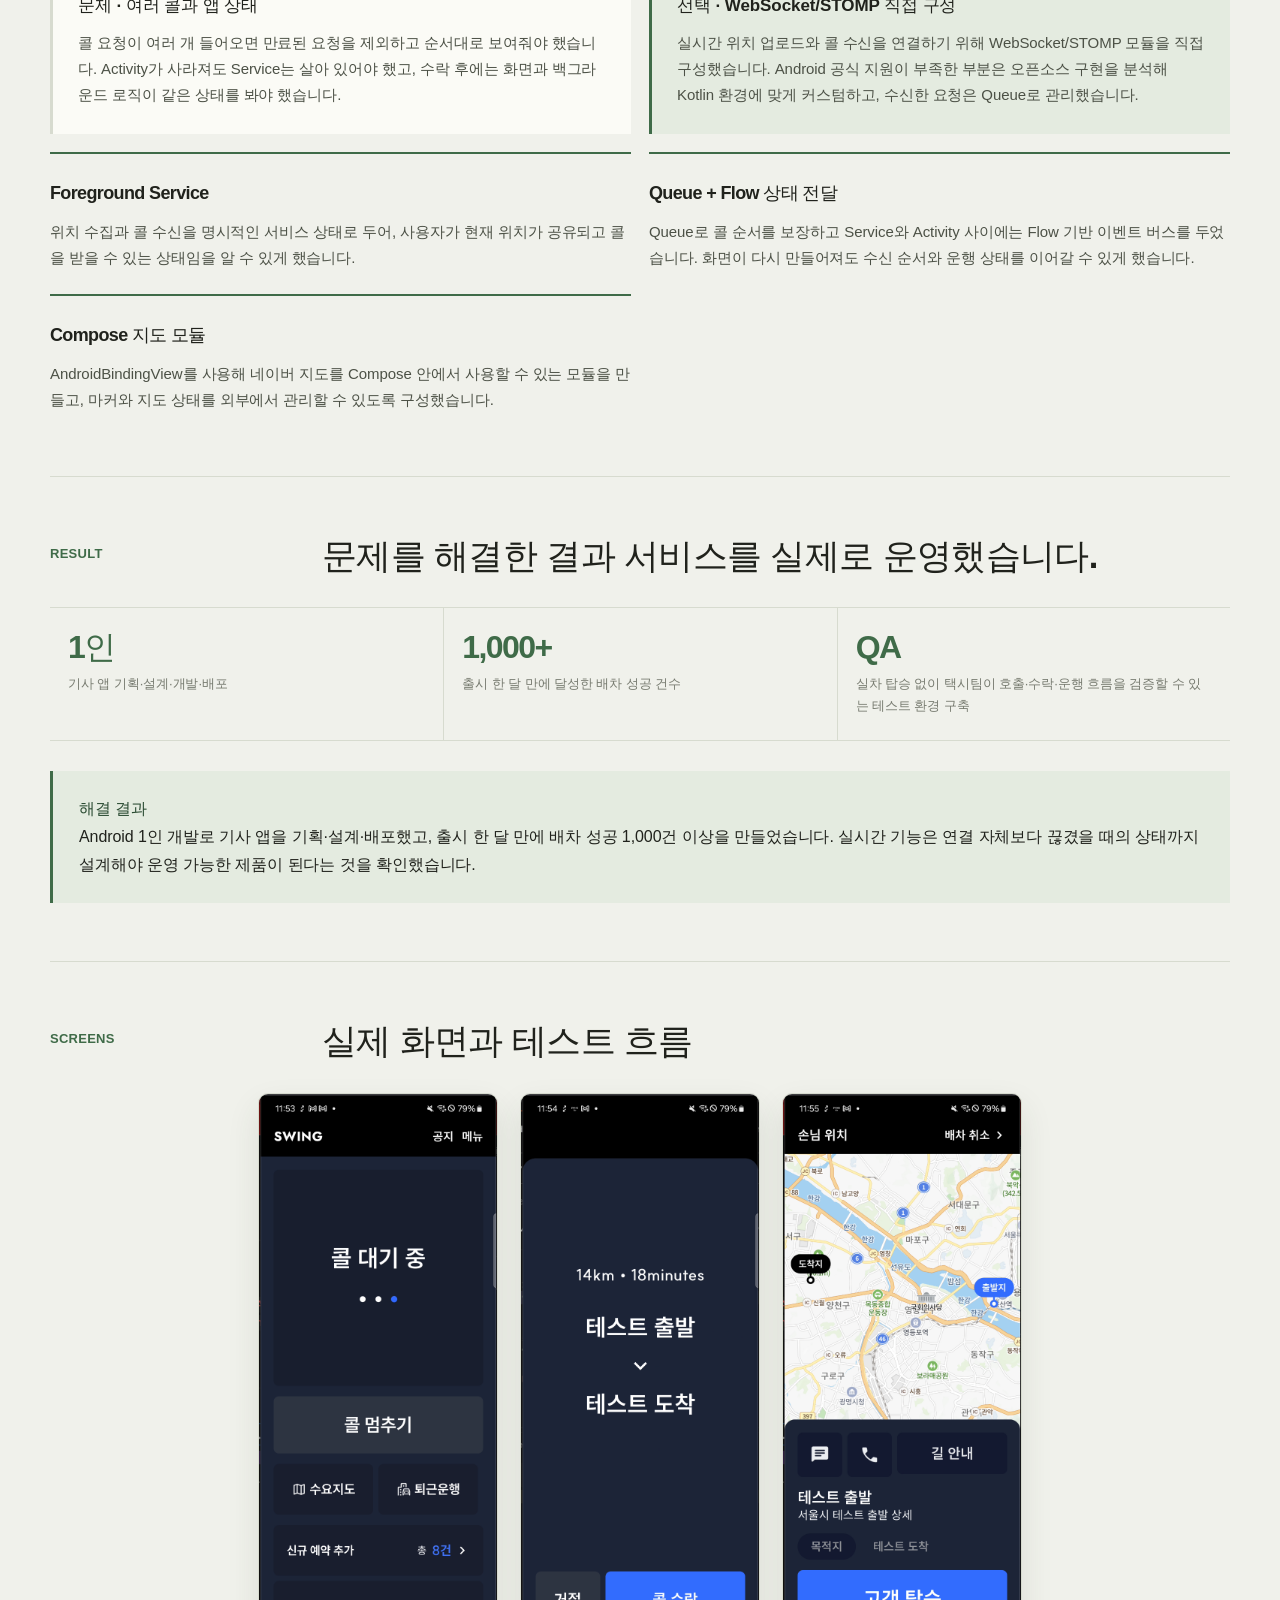
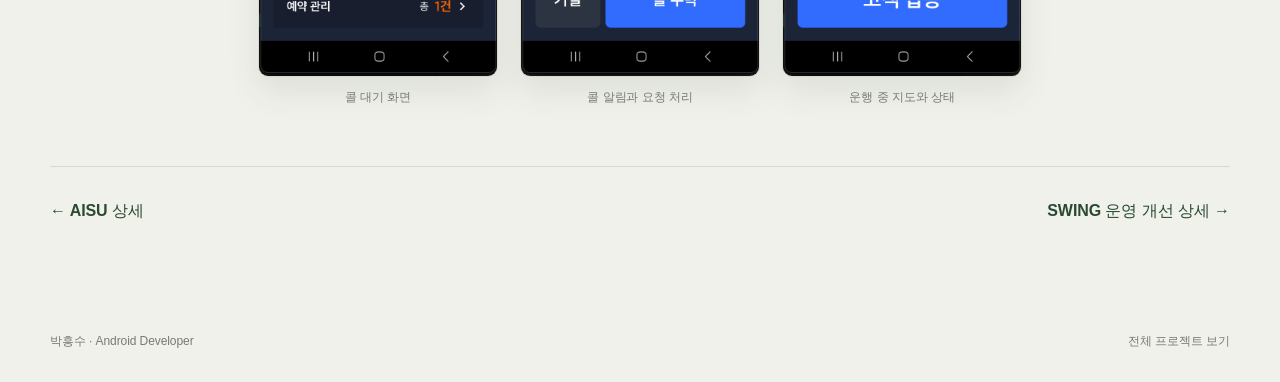
<file: projects/swing-taxi.html>
<!doctype html>
<html lang="ko">
<head>
  <meta charset="utf-8">
  <meta name="viewport" content="width=device-width, initial-scale=1">
  <meta name="description" content="SWING TAXI DRIVER Android 앱 프로젝트 상세 — 박흥수">
  <title>SWING TAXI DRIVER | 박흥수</title>
  <link rel="stylesheet" href="project-detail.css">
</head>
<body>
  <header class="site-header">
    <nav class="nav wrap" aria-label="주요 메뉴">
      <a class="brand" href="../index.html#top">HS<span>.</span></a>
      <div class="nav-links"><a href="../index.html#work">프로젝트</a><a class="back-link" href="../index.html#work">목록으로 돌아가기</a></div>
    </nav>
  </header>

  <main>
    <section class="hero">
      <div class="hero-grid wrap">
        <div>
          <p class="eyebrow">01 / SWING MOBILITY · ANDROID</p>
          <h1>기사님이 콜을 받고, 운행을 끝낼 때까지</h1>
          <p class="hero-copy">SWING TAXI DRIVER 앱을 기획 단계부터 배포까지 Android 1인 개발로 맡았습니다. 기사 앱이 백그라운드에 있어도 콜을 놓치지 않고, 들어온 요청을 순서대로 처리하며, 운행 중에는 지도와 상태를 안정적으로 보여주는 흐름을 만들었습니다.</p>
        </div>
        <dl class="hero-meta">
          <dt>기간</dt><dd>2024.04.29 — 2024.11</dd>
          <dt>역할</dt><dd>Android 1인 개발 · 기획·설계·운영</dd>
          <dt>범위</dt><dd>기사 앱 · 테스트 앱 · 실시간 호출</dd>
        </dl>
      </div>
    </section>

    <div class="page">
      <section class="intro-grid wrap">
        <div><p class="section-label">PROJECT</p><h2>기능보다 먼저, 운행의 흐름을 정의했습니다.</h2></div>
        <div class="intro-copy">
          <p>승객의 호출이 들어오면 기사의 위치를 서버에 올리고, 근처 콜을 알리고, 기사가 수락한 뒤 목적지까지 운행하는 흐름이 이어집니다. 앱이 화면에 떠 있을 때만 동작해서는 안 됐고, 호출이 여러 개 들어오거나 앱이 백그라운드에 있어도 상태가 꼬이지 않아야 했습니다.</p>
          <p><strong>제가 맡은 핵심은 화면 구현보다 이 흐름을 Android의 생명주기와 상태 변화에 맞게 연결하는 일이었습니다.</strong></p>
          <div class="tags"><span>Kotlin</span><span>Jetpack Compose</span><span>WebSocket / STOMP</span><span>Foreground Service</span><span>멀티 모듈</span></div>
        </div>
      </section>

      <section class="section wrap">
        <div class="section-heading"><p class="section-label">PROBLEM MAP</p><h2>기사 앱에서 먼저 풀어야 했던 네 가지 문제</h2></div>
        <div class="detail-grid">
          <article class="detail-card"><h3>백그라운드에서도 콜을 받아야 함</h3><p>기사가 다른 앱을 보고 있어도 호출을 놓치면 배차가 끊겼습니다. 위치와 콜 수신을 Foreground Service로 분리해 화면이 보이지 않아도 운행 상태를 유지했습니다.</p></article>
          <article class="detail-card"><h3>여러 콜의 순서가 꼬이는 문제</h3><p>호출이 동시에 들어오면 만료된 요청과 새 요청이 섞일 수 있었습니다. Queue로 유효한 콜의 순서를 관리하고 수락·거절 상태를 명확히 나눴습니다.</p></article>
          <article class="detail-card"><h3>화면과 백그라운드 상태 불일치</h3><p>Activity가 다시 만들어져도 서비스와 화면이 같은 운행 상태를 봐야 했습니다. Flow 기반 이벤트 버스로 서비스 이벤트를 화면에 전달했습니다.</p></article>
          <article class="detail-card"><h3>배포 전 콜 테스트가 불가능한 문제</h3><p>정식 서비스에 배포하기 전에는 실제 승객 콜을 발생시킬 방법이 없어 기사 앱의 수락·거절·운행 흐름을 검증할 수 없었습니다. 외부에서 테스트용 콜을 만들 수 있는 앱을 별도로 제작해 배포 전에도 전체 흐름을 검증할 수 있게 했습니다.</p></article>
        </div>
      </section>

      <section class="section wrap">
        <div class="section-heading"><p class="section-label">PROBLEM → DECISION</p><h2>실시간 호출을 안정적으로 받고 상태가 끊기는 지점을 없앴습니다.</h2></div>
        <div class="problem">
          <div><h3>문제 · 여러 콜과 앱 상태</h3><p>콜 요청이 여러 개 들어오면 만료된 요청을 제외하고 순서대로 보여줘야 했습니다. Activity가 사라져도 Service는 살아 있어야 했고, 수락 후에는 화면과 백그라운드 로직이 같은 상태를 봐야 했습니다.</p></div>
          <div><h3>선택 · WebSocket/STOMP 직접 구성</h3><p>실시간 위치 업로드와 콜 수신을 연결하기 위해 WebSocket/STOMP 모듈을 직접 구성했습니다. Android 공식 지원이 부족한 부분은 오픈소스 구현을 분석해 Kotlin 환경에 맞게 커스텀하고, 수신한 요청은 Queue로 관리했습니다.</p></div>
        </div>
        <div class="detail-grid" style="margin-top:18px">
          <article class="detail-card"><h3>Foreground Service</h3><p>위치 수집과 콜 수신을 명시적인 서비스 상태로 두어, 사용자가 현재 위치가 공유되고 콜을 받을 수 있는 상태임을 알 수 있게 했습니다.</p></article>
          <article class="detail-card"><h3>Queue + Flow 상태 전달</h3><p>Queue로 콜 순서를 보장하고 Service와 Activity 사이에는 Flow 기반 이벤트 버스를 두었습니다. 화면이 다시 만들어져도 수신 순서와 운행 상태를 이어갈 수 있게 했습니다.</p></article>
          <article class="detail-card"><h3>Compose 지도 모듈</h3><p>AndroidBindingView를 사용해 네이버 지도를 Compose 안에서 사용할 수 있는 모듈을 만들고, 마커와 지도 상태를 외부에서 관리할 수 있도록 구성했습니다.</p></article>
        </div>
      </section>

      <section class="section wrap">
        <div class="section-heading"><p class="section-label">RESULT</p><h2>문제를 해결한 결과 서비스를 실제로 운영했습니다.</h2></div>
        <div class="stat-grid">
          <div class="stat"><strong>1인</strong><span>기사 앱 기획·설계·개발·배포</span></div>
          <div class="stat"><strong>1,000+</strong><span>출시 한 달 만에 달성한 배차 성공 건수</span></div>
          <div class="stat"><strong>QA</strong><span>실차 탑승 없이 택시팀이 호출·수락·운행 흐름을 검증할 수 있는 테스트 환경 구축</span></div>
        </div>
        <div class="callout"><strong>해결 결과</strong><br>Android 1인 개발로 기사 앱을 기획·설계·배포했고, 출시 한 달 만에 배차 성공 1,000건 이상을 만들었습니다. 실시간 기능은 연결 자체보다 끊겼을 때의 상태까지 설계해야 운영 가능한 제품이 된다는 것을 확인했습니다.</div>
      </section>

      <section class="section wrap">
        <div class="section-heading"><p class="section-label">SCREENS</p><h2>실제 화면과 테스트 흐름</h2></div>
        <div class="gallery">
          <figure><img src="assets/swing-taxi/call-waiting.png" alt="SWING TAXI 콜 대기 화면" loading="lazy"><figcaption>콜 대기 화면</figcaption></figure>
          <figure><img src="assets/swing-taxi/driver-call.png" alt="SWING TAXI 콜 알림 화면" loading="lazy"><figcaption>콜 알림과 요청 처리</figcaption></figure>
          <figure><img src="assets/swing-taxi/ride-map.png" alt="SWING TAXI 운행 지도 화면" loading="lazy"><figcaption>운행 중 지도와 상태</figcaption></figure>
        </div>
      </section>

      <nav class="next-project wrap" aria-label="다음 프로젝트">
        <a href="aisu.html">← AISU 상세</a><a href="swing-ops.html">SWING 운영 개선 상세 →</a>
      </nav>
    </div>
  </main>
  <footer class="footer"><div class="footer-inner wrap"><span>박흥수 · Android Developer</span><span><a href="../index.html#work">전체 프로젝트 보기</a></span></div></footer>
  <script>
    document.querySelectorAll('.intro-grid h2 br, .section-heading h2 br').forEach((breakEl) => breakEl.replaceWith(' '));
    if (window.matchMedia('(max-width: 560px)').matches) document.querySelectorAll('.hero h1 br').forEach((breakEl) => breakEl.replaceWith(' '));
  </script>
</body>
</html>
</file>
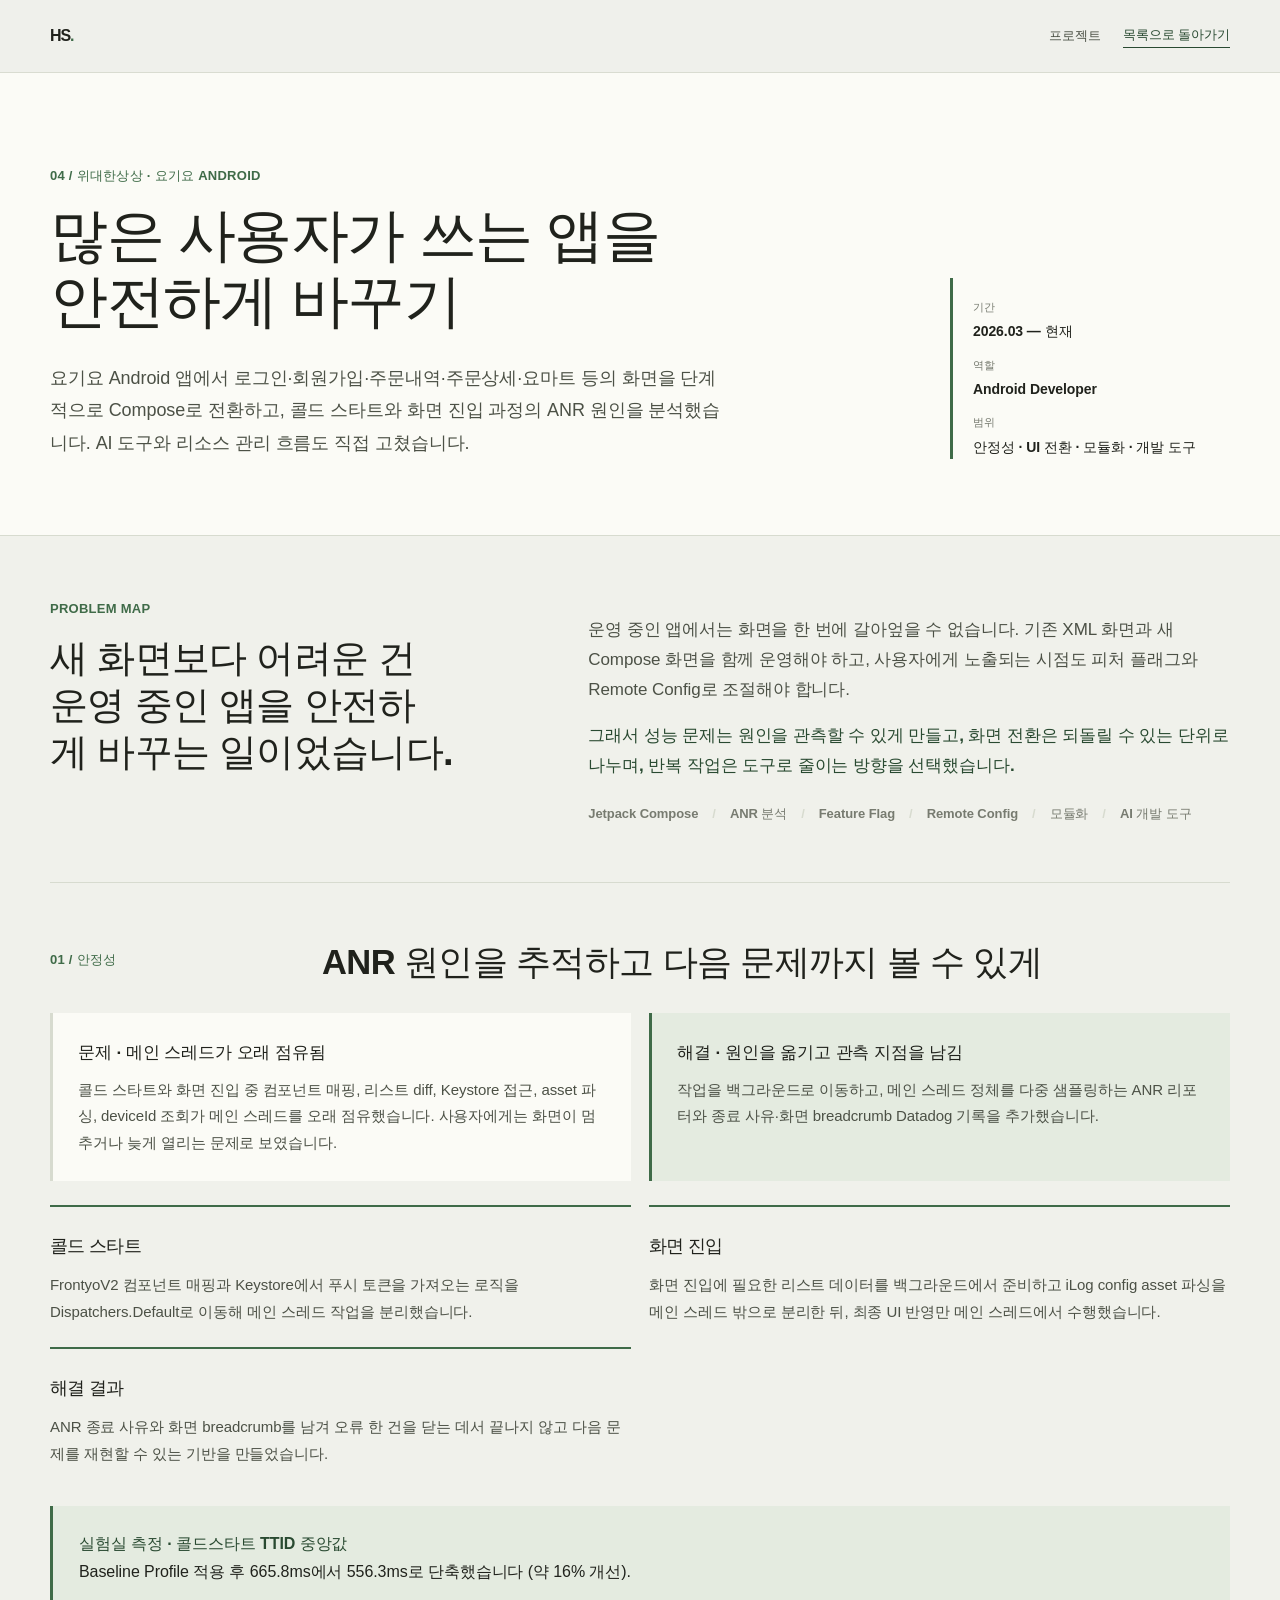
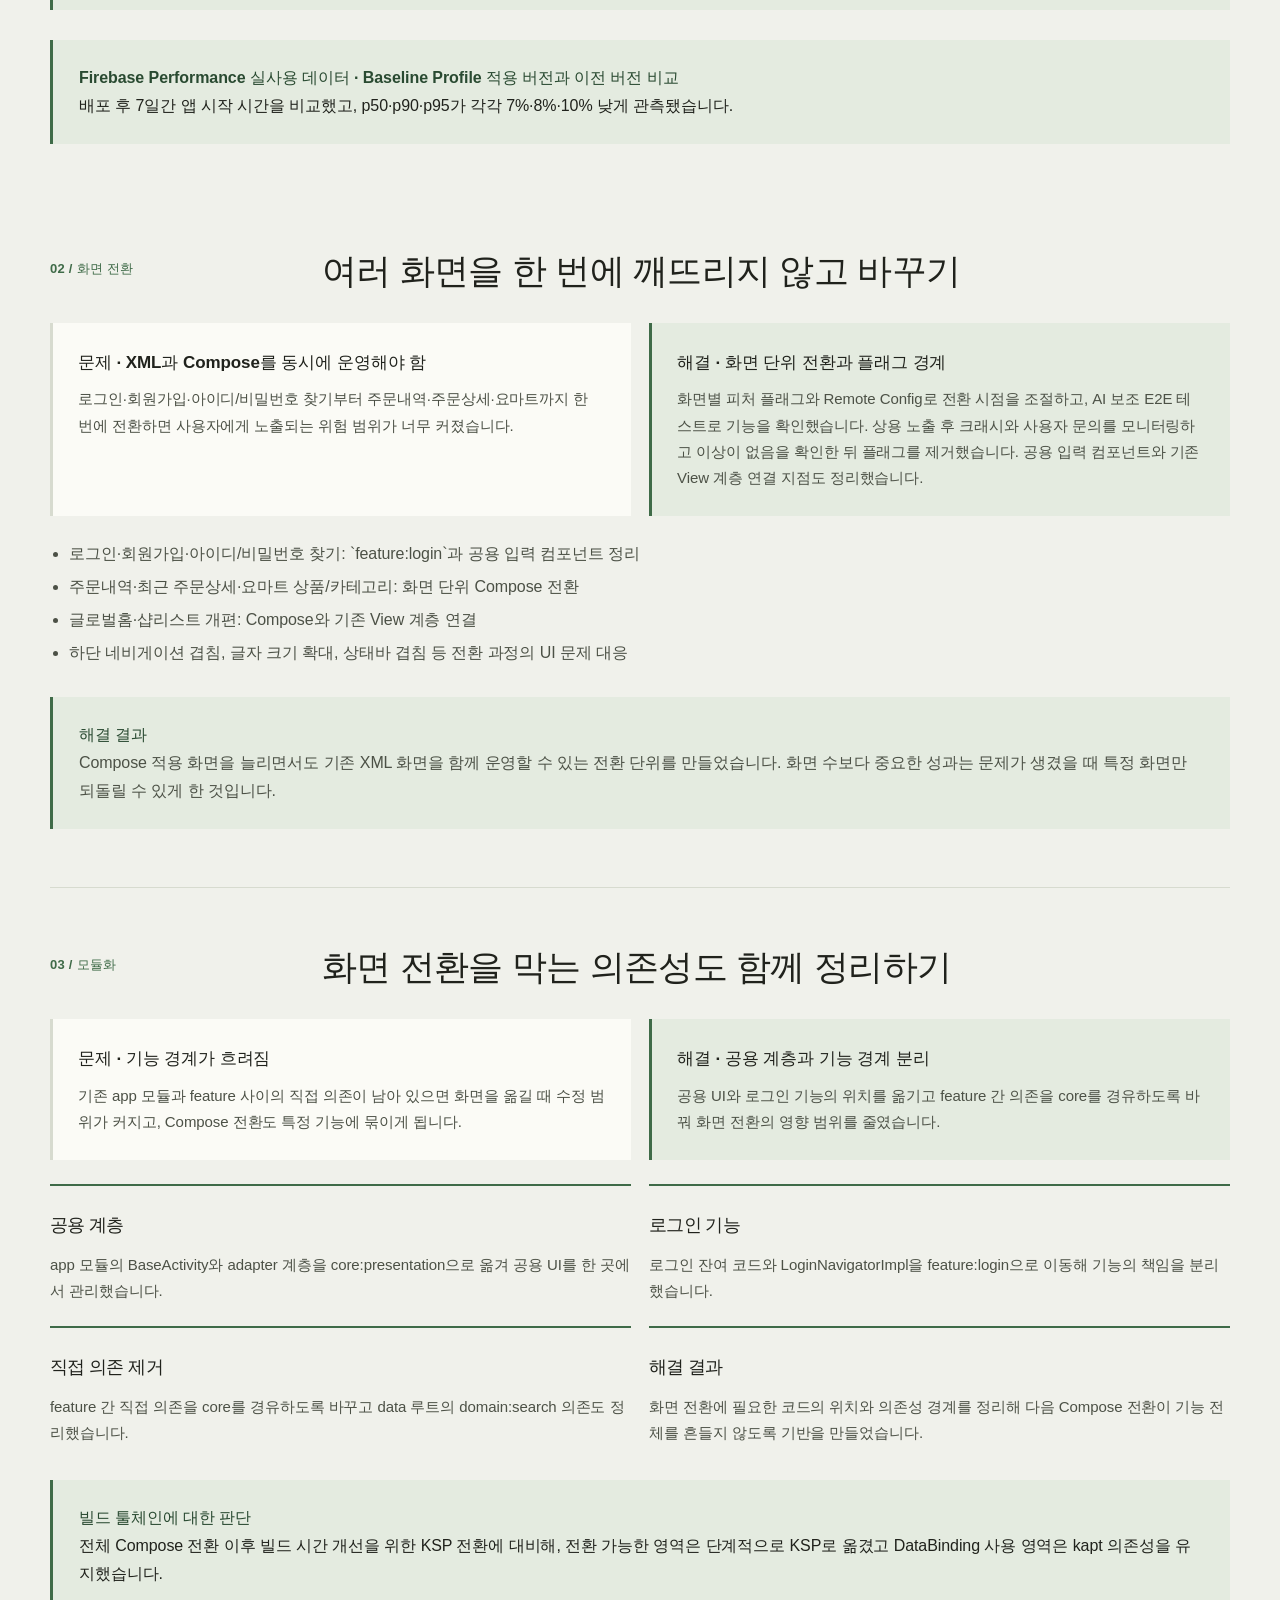
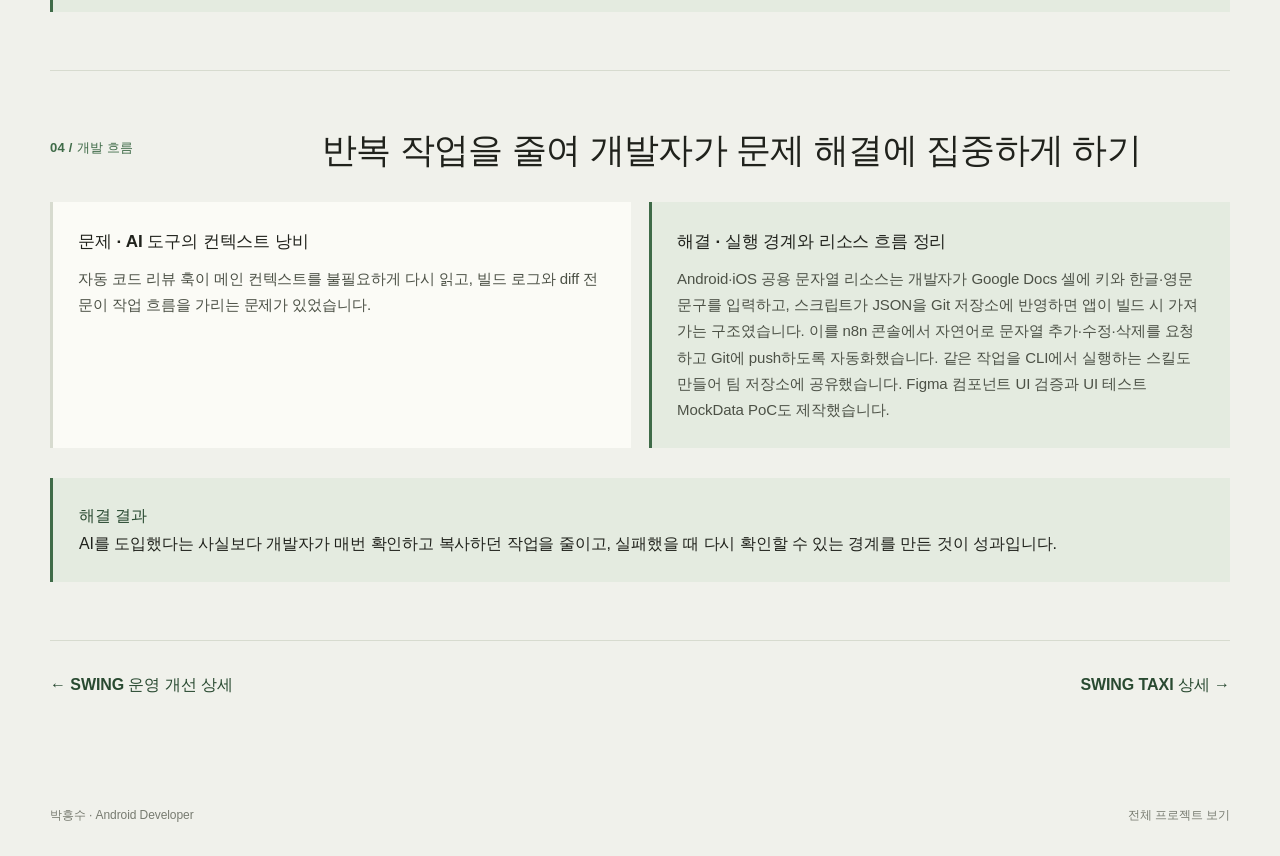
<file: projects/yogiyo.html>
<!doctype html>
<html lang="ko">
<head>
  <meta charset="utf-8">
  <meta name="viewport" content="width=device-width, initial-scale=1">
  <meta name="description" content="요기요 Android 프로젝트 상세 — 박흥수">
  <title>요기요 Android | 박흥수</title>
  <link rel="stylesheet" href="project-detail.css">
</head>
<body>
  <header class="site-header"><nav class="nav wrap" aria-label="주요 메뉴"><a class="brand" href="../index.html#top">HS<span>.</span></a><div class="nav-links"><a href="../index.html#work">프로젝트</a><a class="back-link" href="../index.html#work">목록으로 돌아가기</a></div></nav></header>
  <main>
    <section class="hero"><div class="hero-grid wrap"><div><p class="eyebrow">04 / 위대한상상 · 요기요 ANDROID</p><h1>많은 사용자가 쓰는 앱을<br>안전하게 바꾸기</h1><p class="hero-copy">요기요 Android 앱에서 로그인·회원가입·주문내역·주문상세·요마트 등의 화면을 단계적으로 Compose로 전환하고, 콜드 스타트와 화면 진입 과정의 ANR 원인을 분석했습니다. AI 도구와 리소스 관리 흐름도 직접 고쳤습니다.</p></div><dl class="hero-meta"><dt>기간</dt><dd>2026.03 — 현재</dd><dt>역할</dt><dd>Android Developer</dd><dt>범위</dt><dd>안정성 · UI 전환 · 모듈화 · 개발 도구</dd></dl></div></section>
    <div class="page">
      <section class="intro-grid wrap"><div><p class="section-label">PROBLEM MAP</p><h2>새 화면보다 어려운 건<br>운영 중인 앱을 안전하게 바꾸는 일이었습니다.</h2></div><div class="intro-copy"><p>운영 중인 앱에서는 화면을 한 번에 갈아엎을 수 없습니다. 기존 XML 화면과 새 Compose 화면을 함께 운영해야 하고, 사용자에게 노출되는 시점도 피처 플래그와 Remote Config로 조절해야 합니다.</p><p><strong>그래서 성능 문제는 원인을 관측할 수 있게 만들고, 화면 전환은 되돌릴 수 있는 단위로 나누며, 반복 작업은 도구로 줄이는 방향을 선택했습니다.</strong></p><div class="tags"><span>Jetpack Compose</span><span>ANR 분석</span><span>Feature Flag</span><span>Remote Config</span><span>모듈화</span><span>AI 개발 도구</span></div></div></section>
      <section class="section wrap"><div class="section-heading"><p class="section-label">01 / 안정성</p><h2>ANR 원인을 추적하고<br>다음 문제까지 볼 수 있게</h2></div><div class="problem"><div><h3>문제 · 메인 스레드가 오래 점유됨</h3><p>콜드 스타트와 화면 진입 중 컴포넌트 매핑, 리스트 diff, Keystore 접근, asset 파싱, deviceId 조회가 메인 스레드를 오래 점유했습니다. 사용자에게는 화면이 멈추거나 늦게 열리는 문제로 보였습니다.</p></div><div><h3>해결 · 원인을 옮기고 관측 지점을 남김</h3><p>작업을 백그라운드로 이동하고, 메인 스레드 정체를 다중 샘플링하는 ANR 리포터와 종료 사유·화면 breadcrumb Datadog 기록을 추가했습니다.</p></div></div><div class="detail-grid" style="margin-top:24px"><article class="detail-card"><h3>콜드 스타트</h3><p>FrontyoV2 컴포넌트 매핑과 Keystore에서 푸시 토큰을 가져오는 로직을 Dispatchers.Default로 이동해 메인 스레드 작업을 분리했습니다.</p></article><article class="detail-card"><h3>화면 진입</h3><p>화면 진입에 필요한 리스트 데이터를 백그라운드에서 준비하고 iLog config asset 파싱을 메인 스레드 밖으로 분리한 뒤, 최종 UI 반영만 메인 스레드에서 수행했습니다.</p></article><article class="detail-card"><h3>해결 결과</h3><p>ANR 종료 사유와 화면 breadcrumb를 남겨 오류 한 건을 닫는 데서 끝나지 않고 다음 문제를 재현할 수 있는 기반을 만들었습니다.</p></article></div></section>
      <div class="callout wrap" style="margin-top:-24px;margin-bottom:24px"><strong>실험실 측정 · 콜드스타트 TTID 중앙값</strong><br>Baseline Profile 적용 후 665.8ms에서 556.3ms로 단축했습니다 (약 16% 개선).</div>
      <div class="callout wrap" style="margin-bottom:48px"><strong>Firebase Performance 실사용 데이터 · Baseline Profile 적용 버전과 이전 버전 비교</strong><br>배포 후 7일간 앱 시작 시간을 비교했고, p50·p90·p95가 각각 7%·8%·10% 낮게 관측됐습니다.</div>
      <section class="section wrap"><div class="section-heading"><p class="section-label">02 / 화면 전환</p><h2>여러 화면을<br>한 번에 깨뜨리지 않고 바꾸기</h2></div><div class="problem"><div><h3>문제 · XML과 Compose를 동시에 운영해야 함</h3><p>로그인·회원가입·아이디/비밀번호 찾기부터 주문내역·주문상세·요마트까지 한 번에 전환하면 사용자에게 노출되는 위험 범위가 너무 커졌습니다.</p></div><div><h3>해결 · 화면 단위 전환과 플래그 경계</h3><p>화면별 피처 플래그와 Remote Config로 전환 시점을 조절하고, AI 보조 E2E 테스트로 기능을 확인했습니다. 상용 노출 후 크래시와 사용자 문의를 모니터링하고 이상이 없음을 확인한 뒤 플래그를 제거했습니다. 공용 입력 컴포넌트와 기존 View 계층 연결 지점도 정리했습니다.</p></div></div><div class="body-copy" style="margin-top:24px"><ul><li>로그인·회원가입·아이디/비밀번호 찾기: `feature:login`과 공용 입력 컴포넌트 정리</li><li>주문내역·최근 주문상세·요마트 상품/카테고리: 화면 단위 Compose 전환</li><li>글로벌홈·샵리스트 개편: Compose와 기존 View 계층 연결</li><li>하단 네비게이션 겹침, 글자 크기 확대, 상태바 겹침 등 전환 과정의 UI 문제 대응</li></ul><div class="callout"><strong>해결 결과</strong><br>Compose 적용 화면을 늘리면서도 기존 XML 화면을 함께 운영할 수 있는 전환 단위를 만들었습니다. 화면 수보다 중요한 성과는 문제가 생겼을 때 특정 화면만 되돌릴 수 있게 한 것입니다.</div></div></section>
<section class="section wrap"><div class="section-heading"><p class="section-label">03 / 모듈화</p><h2>화면 전환을 막는 의존성도<br>함께 정리하기</h2></div><div class="problem"><div><h3>문제 · 기능 경계가 흐려짐</h3><p>기존 app 모듈과 feature 사이의 직접 의존이 남아 있으면 화면을 옮길 때 수정 범위가 커지고, Compose 전환도 특정 기능에 묶이게 됩니다.</p></div><div><h3>해결 · 공용 계층과 기능 경계 분리</h3><p>공용 UI와 로그인 기능의 위치를 옮기고 feature 간 의존을 core를 경유하도록 바꿔 화면 전환의 영향 범위를 줄였습니다.</p></div></div><div class="detail-grid" style="margin-top:24px"><article class="detail-card"><h3>공용 계층</h3><p>app 모듈의 BaseActivity와 adapter 계층을 core:presentation으로 옮겨 공용 UI를 한 곳에서 관리했습니다.</p></article><article class="detail-card"><h3>로그인 기능</h3><p>로그인 잔여 코드와 LoginNavigatorImpl을 feature:login으로 이동해 기능의 책임을 분리했습니다.</p></article><article class="detail-card"><h3>직접 의존 제거</h3><p>feature 간 직접 의존을 core를 경유하도록 바꾸고 data 루트의 domain:search 의존도 정리했습니다.</p></article><article class="detail-card"><h3>해결 결과</h3><p>화면 전환에 필요한 코드의 위치와 의존성 경계를 정리해 다음 Compose 전환이 기능 전체를 흔들지 않도록 기반을 만들었습니다.</p></article></div><div class="callout"><strong>빌드 툴체인에 대한 판단</strong><br>전체 Compose 전환 이후 빌드 시간 개선을 위한 KSP 전환에 대비해, 전환 가능한 영역은 단계적으로 KSP로 옮겼고 DataBinding 사용 영역은 kapt 의존성을 유지했습니다.</div></section>
      <section class="section wrap"><div class="section-heading"><p class="section-label">04 / 개발 흐름</p><h2>반복 작업을 줄여<br>개발자가 문제 해결에 집중하게 하기</h2></div><div class="problem"><div><h3>문제 · AI 도구의 컨텍스트 낭비</h3><p>자동 코드 리뷰 훅이 메인 컨텍스트를 불필요하게 다시 읽고, 빌드 로그와 diff 전문이 작업 흐름을 가리는 문제가 있었습니다.</p></div><div><h3>해결 · 실행 경계와 리소스 흐름 정리</h3><p>Android·iOS 공용 문자열 리소스는 개발자가 Google Docs 셀에 키와 한글·영문 문구를 입력하고, 스크립트가 JSON을 Git 저장소에 반영하면 앱이 빌드 시 가져가는 구조였습니다. 이를 n8n 콘솔에서 자연어로 문자열 추가·수정·삭제를 요청하고 Git에 push하도록 자동화했습니다. 같은 작업을 CLI에서 실행하는 스킬도 만들어 팀 저장소에 공유했습니다. Figma 컴포넌트 UI 검증과 UI 테스트 MockData PoC도 제작했습니다.</p></div></div><div class="callout"><strong>해결 결과</strong><br>AI를 도입했다는 사실보다 개발자가 매번 확인하고 복사하던 작업을 줄이고, 실패했을 때 다시 확인할 수 있는 경계를 만든 것이 성과입니다.</div></section>
      <nav class="next-project wrap" aria-label="다음 프로젝트"><a href="swing-ops.html">← SWING 운영 개선 상세</a><a href="swing-taxi.html">SWING TAXI 상세 →</a></nav>
    </div>
  </main>
  <footer class="footer"><div class="footer-inner wrap"><span>박흥수 · Android Developer</span><span><a href="../index.html#work">전체 프로젝트 보기</a></span></div></footer>
  <script>
    document.querySelectorAll('.intro-grid h2 br, .section-heading h2 br').forEach((breakEl) => breakEl.replaceWith(' '));
    if (window.matchMedia('(max-width: 560px)').matches) document.querySelectorAll('.hero h1 br').forEach((breakEl) => breakEl.replaceWith(' '));
  </script>
</body>
</html>
</file>
<file: projects-unslop/project-detail.css>
/* Visual direction adapted with unslop by @heydamir, CC BY 4.0. */
:root {
  color-scheme: light;
  --ink: #20221c;
  --ink-soft: #4c5146;
  --muted: #777b70;
  --line: #d7dbcf;
  --surface: #f0f1eb;
  --paper: #fbfbf6;
  --accent: #3f6b48;
  --accent-dark: #294a31;
  --accent-pale: #e4ebe0;
  --max: 1180px;
}

* { box-sizing: border-box; }
html { scroll-behavior: smooth; }
body {
  margin: 0;
  background: var(--surface);
  color: var(--ink);
  font-family: -apple-system, BlinkMacSystemFont, "Apple SD Gothic Neo", "Pretendard", "Noto Sans KR", "Malgun Gothic", sans-serif;
  font-synthesis: none;
  line-height: 1.75;
  letter-spacing: -.005em;
}
a { color: inherit; text-decoration: none; }
a:focus-visible { outline: 3px solid #8bad91; outline-offset: 4px; }
.wrap { width: min(calc(100% - 40px), var(--max)); margin: 0 auto; }
.site-header { border-bottom: 1px solid rgba(215,219,207,.9); background: rgba(240,241,235,.94); }
.nav { min-height: 72px; display: flex; align-items: center; justify-content: space-between; gap: 24px; }
.brand { font-weight: 800; letter-spacing: -.07em; }
.brand span { color: var(--accent); }
.nav-links { display: flex; align-items: center; gap: 22px; color: var(--ink-soft); font-size: 13px; font-weight: 700; }
.nav-links a:hover { color: var(--accent); }
.back-link { color: var(--accent-dark); border-bottom: 1px solid currentColor; }
.hero { padding: 92px 0 76px; background: var(--paper); border-bottom: 1px solid var(--line); }
.hero-grid { display: grid; grid-template-columns: minmax(0, 1fr) 280px; gap: 70px; align-items: end; }
.eyebrow, .section-label { margin: 0 0 14px; color: var(--accent); font-size: 13px; font-weight: 800; letter-spacing: .02em; }
h1, h2, h3, p { overflow-wrap: anywhere; }
h1 { max-width: 780px; margin: 0; font-size: clamp(36px, 5vw, 58px); font-weight: 800; line-height: 1.14; letter-spacing: -.025em; }
.hero-copy { max-width: 680px; margin: 28px 0 0; color: var(--ink-soft); font-size: 18px; line-height: 1.8; }
.hero-meta { margin: 0; padding: 20px 0 0 20px; border-left: 3px solid var(--accent); }
.hero-meta dt { margin-top: 12px; color: var(--muted); font-size: 11px; font-weight: 800; }
.hero-meta dt:first-child { margin-top: 0; }
.hero-meta dd { margin: 2px 0 0; font-size: 14px; font-weight: 700; }
.page { padding: 62px 0 84px; }
.intro-grid { display: grid; grid-template-columns: minmax(0, .85fr) minmax(0, 1.15fr); gap: 64px; padding-bottom: 56px; border-bottom: 1px solid var(--line); }
.intro-grid h2, .section-heading h2 { margin: 0; font-size: clamp(26px, 3vw, 38px); font-weight: 800; line-height: 1.24; letter-spacing: -.018em; text-wrap: balance; }
.intro-copy { margin: 0; color: var(--ink-soft); font-size: 17px; }
.intro-copy strong { color: var(--accent-dark); }
.section { padding: 58px 0; border-bottom: 1px solid var(--line); }
.section:last-child { border-bottom: 0; }
.section-heading { display: grid; grid-template-columns: minmax(150px, 220px) minmax(0, 1fr); gap: 52px; align-items: start; margin-bottom: 28px; }
.section-heading .section-label { margin-top: 8px; }
.section-heading h2 { font-size: clamp(25px, 2.7vw, 36px); }
.intro-grid h2 br, .section-heading h2 br { display: none; }
.detail-grid { display: grid; grid-template-columns: repeat(2, minmax(0, 1fr)); gap: 18px; }
.detail-card { padding: 24px 0 4px; border-top: 2px solid var(--accent); }
.detail-card h3 { margin: 0 0 10px; font-size: 18px; font-weight: 800; letter-spacing: -.035em; }
.detail-card p { margin: 0; color: var(--ink-soft); font-size: 15px; }
.detail-card ul, .body-copy ul { margin: 14px 0 0; padding-left: 19px; color: var(--ink-soft); }
.detail-card li, .body-copy li { margin: 5px 0; }
.problem { display: grid; grid-template-columns: 1fr 1fr; gap: 18px; }
.problem > div { padding: 25px; background: var(--paper); border-left: 3px solid var(--line); }
.problem > div:last-child { border-left-color: var(--accent); background: var(--accent-pale); }
.problem h3 { margin: 0 0 9px; font-size: 17px; }
.problem p { margin: 0; color: var(--ink-soft); font-size: 15px; }
.body-copy { color: var(--ink-soft); font-size: 16px; }
.body-copy p { max-width: 760px; margin: 0 0 18px; }
.body-copy p:last-child { margin-bottom: 0; }
.callout { margin-top: 30px; padding: 24px 26px; background: var(--accent-pale); border-left: 3px solid var(--accent); }
.callout strong { color: var(--accent-dark); }
.stat-grid { display: grid; grid-template-columns: repeat(3, 1fr); border-top: 1px solid var(--line); border-bottom: 1px solid var(--line); }
.stat { padding: 22px 18px; }
.stat + .stat { border-left: 1px solid var(--line); }
.stat strong { display: block; color: var(--accent); font-size: 32px; line-height: 1.1; letter-spacing: -.05em; }
.stat span { display: block; margin-top: 7px; color: var(--muted); font-size: 13px; }
.gallery { display: grid; grid-template-columns: repeat(3, minmax(0, 240px)); justify-content: center; gap: 22px; align-items: start; }
.gallery figure { display: flex; flex-direction: column; align-items: center; margin: 0; }
.gallery img { width: min(100%, 240px); height: auto; margin: 0 auto; border: 1px solid var(--line); border-radius: 10px; background: #111; box-shadow: 0 14px 32px rgba(48,67,45,.1); }
.gallery figcaption { margin-top: 10px; color: var(--muted); font-size: 12px; }
.media-frame { width: min(100%, 640px); aspect-ratio: 16 / 9; border: 1px solid var(--line); background: #101010; }
.media-frame video { display: block; width: 100%; height: 100%; border: 0; background: #101010; object-fit: contain; }
.media-layout { display: grid; grid-template-columns: 360px minmax(0, 1fr); gap: 54px; align-items: start; }
.tags { display: flex; flex-wrap: wrap; gap: 8px 14px; margin-top: 22px; color: var(--muted); font-size: 13px; font-weight: 700; }
.tags span + span::before { content: "/"; margin-right: 14px; color: var(--line); }
.next-project { display: flex; justify-content: space-between; gap: 24px; padding-top: 30px; color: var(--accent-dark); font-weight: 800; }
.next-project a:hover { color: var(--accent); }
.footer { padding: 22px 0 30px; color: var(--muted); font-size: 12px; }
.footer-inner { display: flex; justify-content: space-between; gap: 20px; }
@media (max-width: 800px) {
  .hero-grid, .intro-grid, .section-heading, .media-layout { grid-template-columns: 1fr; gap: 32px; }
  .gallery { grid-template-columns: repeat(2, minmax(0, 240px)); }
}
@media (max-width: 560px) {
  .wrap { width: min(calc(100% - 32px), var(--max)); }
  .nav { min-height: 62px; }
  .nav-links { gap: 12px; font-size: 12px; }
  .nav-links a:first-child { display: none; }
  .hero { padding: 64px 0 56px; }
  h1 { font-size: clamp(36px, 11vw, 52px); line-height: 1.16; }
  .hero-copy { font-size: 16px; }
  .page { padding: 55px 0 75px; }
  .section { padding: 56px 0; }
  .detail-grid, .problem, .stat-grid { grid-template-columns: 1fr; }
  .stat + .stat { border-top: 1px solid var(--line); border-left: 0; }
  .gallery { gap: 10px; }
  .footer-inner { display: block; }
  .footer-inner span { display: block; margin-top: 5px; }
}

/* Unslop direction: the detail pages read like precise engineering records. */
:root {
  --ink: #111111;
  --ink-soft: #3f3f3f;
  --muted: #737373;
  --line: #d2d2d2;
  --surface: #f2f2f0;
  --paper: #ffffff;
  --accent: #111111;
  --accent-dark: #111111;
  --accent-pale: #e9e9e7;
}

body { background: var(--surface); letter-spacing: 0; }
a:focus-visible { outline-color: var(--ink); }
.site-header { border-bottom-color: var(--line); background: rgba(242, 242, 240, .94); }
.brand span, .nav-links a:hover, .back-link, .next-project, .next-project a:hover { color: var(--ink); }
.back-link { border-bottom-color: var(--ink); }
.hero { background: var(--paper); }
.eyebrow, .section-label { color: var(--ink); font-weight: 600; letter-spacing: 0; }
h1, h2, h3, p { overflow-wrap: normal; word-break: keep-all; }
h1 { font-weight: 600; letter-spacing: -.03em; }
.hero-meta { border-left-width: 1px; }
.intro-grid h2, .section-heading h2 { font-weight: 600; letter-spacing: -.025em; }
.intro-copy strong { color: var(--ink); }
.detail-card { border-top-width: 1px; border-top-color: var(--ink); }
.detail-card h3 { font-weight: 600; letter-spacing: -.02em; }
.problem > div { border-left-width: 1px; background: var(--paper); }
.problem > div:last-child { border-left-color: var(--ink); background: var(--accent-pale); }
.callout { background: var(--accent-pale); border-left-width: 1px; }
.callout strong { color: var(--ink); }
.stat strong { color: var(--ink); font-weight: 600; }
.gallery img { border-radius: 0; box-shadow: none; }
.media-frame { border-color: var(--ink); }
.next-project { border-top: 1px solid var(--line); }
.footer { border-top: 1px solid var(--line); }

@media (max-width: 560px) {
  h1 { font-size: clamp(36px, 11vw, 52px); }
}
</file>
<file: projects/project-detail.css>
:root {
  color-scheme: light;
  --ink: #20221c;
  --ink-soft: #4c5146;
  --muted: #777b70;
  --line: #d7dbcf;
  --surface: #f0f1eb;
  --paper: #fbfbf6;
  --accent: #3f6b48;
  --accent-dark: #294a31;
  --accent-pale: #e4ebe0;
  --max: 1180px;
}

* { box-sizing: border-box; }
html { scroll-behavior: smooth; }
body {
  margin: 0;
  background: var(--surface);
  color: var(--ink);
  font-family: -apple-system, BlinkMacSystemFont, "Apple SD Gothic Neo", "Pretendard", "Noto Sans KR", "Malgun Gothic", sans-serif;
  font-synthesis: none;
  line-height: 1.75;
  letter-spacing: -.005em;
}
a { color: inherit; text-decoration: none; }
a:focus-visible { outline: 3px solid #8bad91; outline-offset: 4px; }
.wrap { width: min(calc(100% - 40px), var(--max)); margin: 0 auto; }
.site-header { border-bottom: 1px solid rgba(215,219,207,.9); background: rgba(240,241,235,.94); }
.nav { min-height: 72px; display: flex; align-items: center; justify-content: space-between; gap: 24px; }
.brand { font-weight: 800; letter-spacing: -.07em; }
.brand span { color: var(--accent); }
.nav-links { display: flex; align-items: center; gap: 22px; color: var(--ink-soft); font-size: 13px; font-weight: 700; }
.nav-links a:hover { color: var(--accent); }
.back-link { color: var(--accent-dark); border-bottom: 1px solid currentColor; }
.hero { padding: 92px 0 76px; background: var(--paper); border-bottom: 1px solid var(--line); }
.hero-grid { display: grid; grid-template-columns: minmax(0, 1fr) 280px; gap: 70px; align-items: end; }
.eyebrow, .section-label { margin: 0 0 14px; color: var(--accent); font-size: 13px; font-weight: 800; letter-spacing: .02em; }
h1, h2, h3, p { overflow-wrap: anywhere; }
h1 { max-width: 780px; margin: 0; font-size: clamp(36px, 5vw, 58px); font-weight: 800; line-height: 1.14; letter-spacing: -.025em; }
.hero-copy { max-width: 680px; margin: 28px 0 0; color: var(--ink-soft); font-size: 18px; line-height: 1.8; }
.hero-meta { margin: 0; padding: 20px 0 0 20px; border-left: 3px solid var(--accent); }
.hero-meta dt { margin-top: 12px; color: var(--muted); font-size: 11px; font-weight: 800; }
.hero-meta dt:first-child { margin-top: 0; }
.hero-meta dd { margin: 2px 0 0; font-size: 14px; font-weight: 700; }
.page { padding: 62px 0 84px; }
.intro-grid { display: grid; grid-template-columns: minmax(0, .85fr) minmax(0, 1.15fr); gap: 64px; padding-bottom: 56px; border-bottom: 1px solid var(--line); }
.intro-grid h2, .section-heading h2 { margin: 0; font-size: clamp(26px, 3vw, 38px); font-weight: 800; line-height: 1.24; letter-spacing: -.018em; text-wrap: balance; }
.intro-copy { margin: 0; color: var(--ink-soft); font-size: 17px; }
.intro-copy strong { color: var(--accent-dark); }
.section { padding: 58px 0; border-bottom: 1px solid var(--line); }
.section:last-child { border-bottom: 0; }
.section-heading { display: grid; grid-template-columns: minmax(150px, 220px) minmax(0, 1fr); gap: 52px; align-items: start; margin-bottom: 28px; }
.section-heading .section-label { margin-top: 8px; }
.section-heading h2 { font-size: clamp(25px, 2.7vw, 36px); }
.intro-grid h2 br, .section-heading h2 br { display: none; }
.detail-grid { display: grid; grid-template-columns: repeat(2, minmax(0, 1fr)); gap: 18px; }
.detail-card { padding: 24px 0 4px; border-top: 2px solid var(--accent); }
.detail-card h3 { margin: 0 0 10px; font-size: 18px; font-weight: 800; letter-spacing: -.035em; }
.detail-card p { margin: 0; color: var(--ink-soft); font-size: 15px; }
.detail-card ul, .body-copy ul { margin: 14px 0 0; padding-left: 19px; color: var(--ink-soft); }
.detail-card li, .body-copy li { margin: 5px 0; }
.problem { display: grid; grid-template-columns: 1fr 1fr; gap: 18px; }
.problem > div { padding: 25px; background: var(--paper); border-left: 3px solid var(--line); }
.problem > div:last-child { border-left-color: var(--accent); background: var(--accent-pale); }
.problem h3 { margin: 0 0 9px; font-size: 17px; }
.problem p { margin: 0; color: var(--ink-soft); font-size: 15px; }
.body-copy { color: var(--ink-soft); font-size: 16px; }
.body-copy p { max-width: 760px; margin: 0 0 18px; }
.body-copy p:last-child { margin-bottom: 0; }
.callout { margin-top: 30px; padding: 24px 26px; background: var(--accent-pale); border-left: 3px solid var(--accent); }
.callout strong { color: var(--accent-dark); }
.stat-grid { display: grid; grid-template-columns: repeat(3, 1fr); border-top: 1px solid var(--line); border-bottom: 1px solid var(--line); }
.stat { padding: 22px 18px; }
.stat + .stat { border-left: 1px solid var(--line); }
.stat strong { display: block; color: var(--accent); font-size: 32px; line-height: 1.1; letter-spacing: -.05em; }
.stat span { display: block; margin-top: 7px; color: var(--muted); font-size: 13px; }
.gallery { display: grid; grid-template-columns: repeat(3, minmax(0, 240px)); justify-content: center; gap: 22px; align-items: start; }
.gallery figure { display: flex; flex-direction: column; align-items: center; margin: 0; }
.gallery img { width: min(100%, 240px); height: auto; margin: 0 auto; border: 1px solid var(--line); border-radius: 10px; background: #111; box-shadow: 0 14px 32px rgba(48,67,45,.1); }
.gallery figcaption { margin-top: 10px; color: var(--muted); font-size: 12px; }
.media-frame { width: min(100%, 640px); aspect-ratio: 16 / 9; border: 1px solid var(--line); background: #101010; }
.media-frame video { display: block; width: 100%; height: 100%; border: 0; background: #101010; object-fit: contain; }
.media-layout { display: grid; grid-template-columns: 360px minmax(0, 1fr); gap: 54px; align-items: start; }
.tags { display: flex; flex-wrap: wrap; gap: 8px 14px; margin-top: 22px; color: var(--muted); font-size: 13px; font-weight: 700; }
.tags span + span::before { content: "/"; margin-right: 14px; color: var(--line); }
.next-project { display: flex; justify-content: space-between; gap: 24px; padding-top: 30px; color: var(--accent-dark); font-weight: 800; }
.next-project a:hover { color: var(--accent); }
.footer { padding: 22px 0 30px; color: var(--muted); font-size: 12px; }
.footer-inner { display: flex; justify-content: space-between; gap: 20px; }
@media (max-width: 800px) {
  .hero-grid, .intro-grid, .section-heading, .media-layout { grid-template-columns: 1fr; gap: 32px; }
  .gallery { grid-template-columns: repeat(2, minmax(0, 240px)); }
}
@media (max-width: 560px) {
  .wrap { width: min(calc(100% - 32px), var(--max)); }
  .nav { min-height: 62px; }
  .nav-links { gap: 12px; font-size: 12px; }
  .nav-links a:first-child { display: none; }
  .hero { padding: 64px 0 56px; }
  h1 { font-size: clamp(36px, 11vw, 52px); line-height: 1.16; }
  .hero-copy { font-size: 16px; }
  .page { padding: 55px 0 75px; }
  .section { padding: 56px 0; }
  .detail-grid, .problem, .stat-grid { grid-template-columns: 1fr; }
  .stat + .stat { border-top: 1px solid var(--line); border-left: 0; }
  .gallery { gap: 10px; }
  .footer-inner { display: block; }
  .footer-inner span { display: block; margin-top: 5px; }
}
</file>
